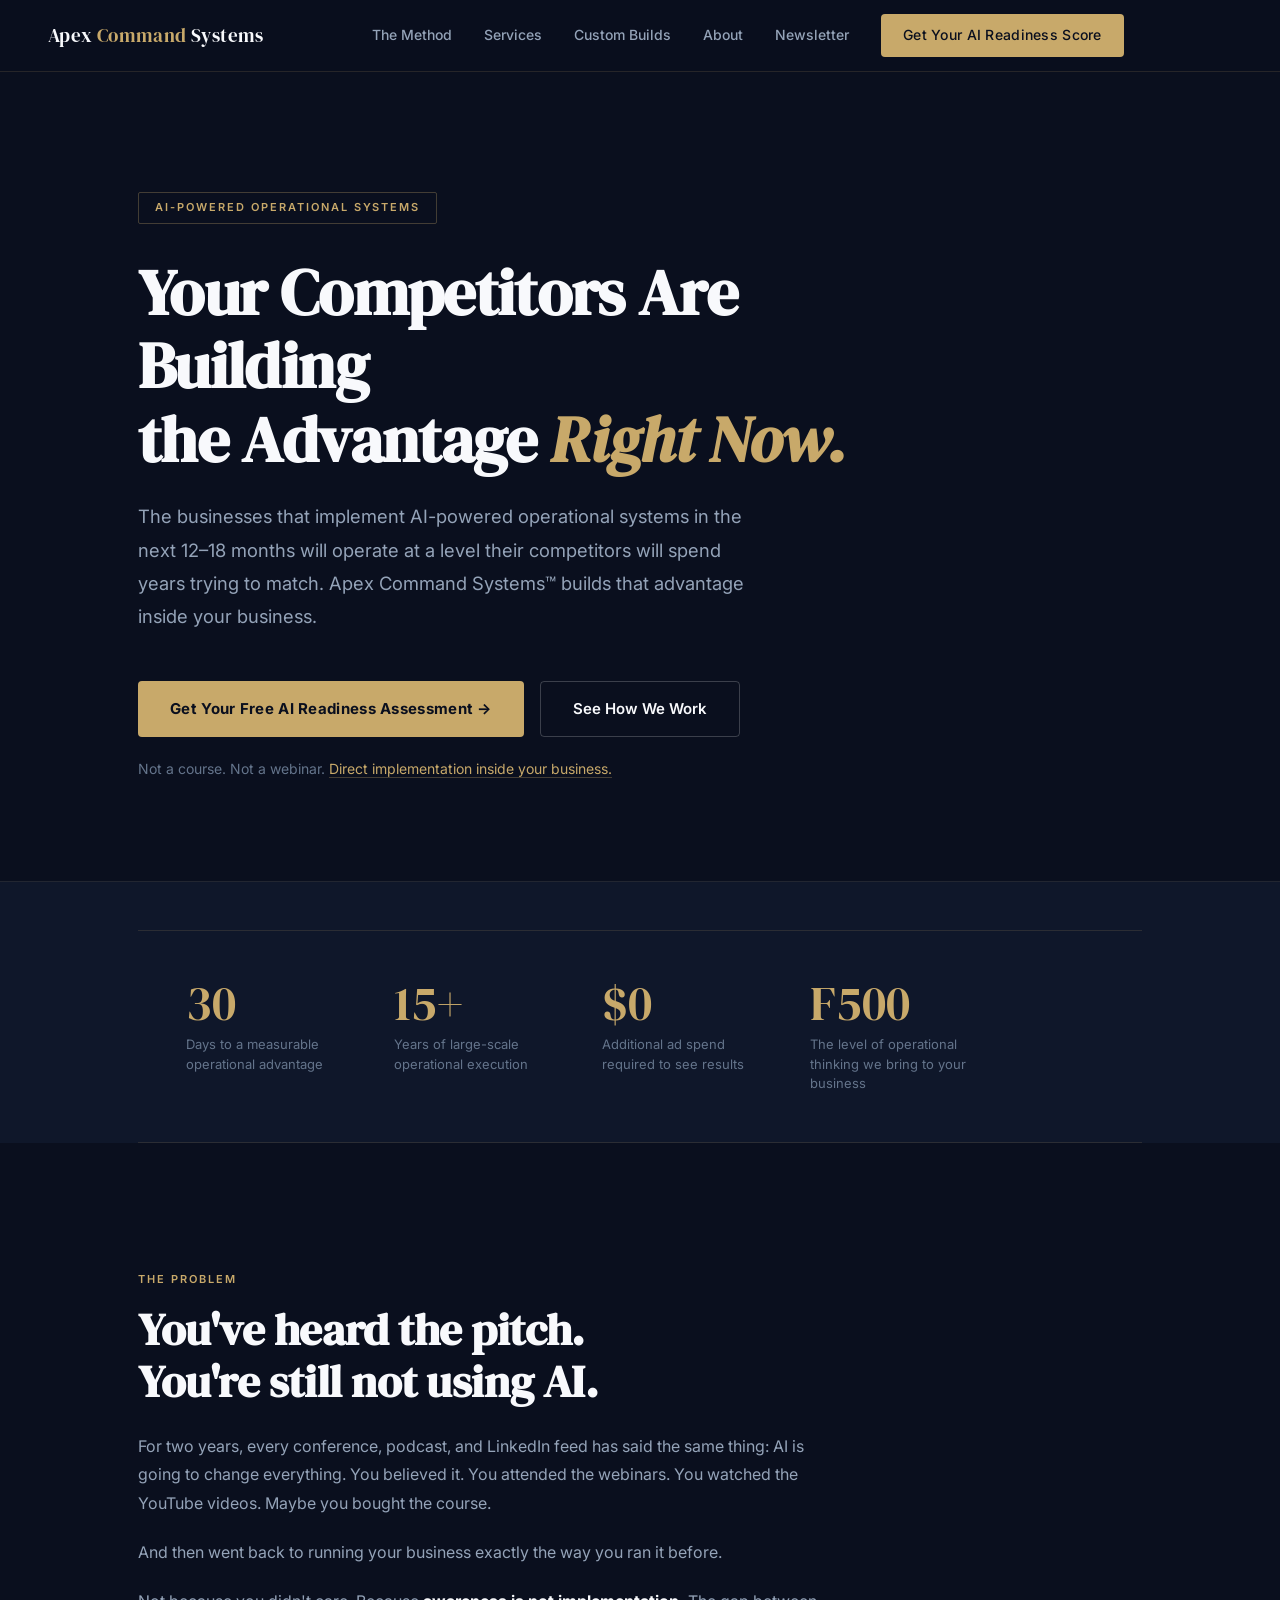
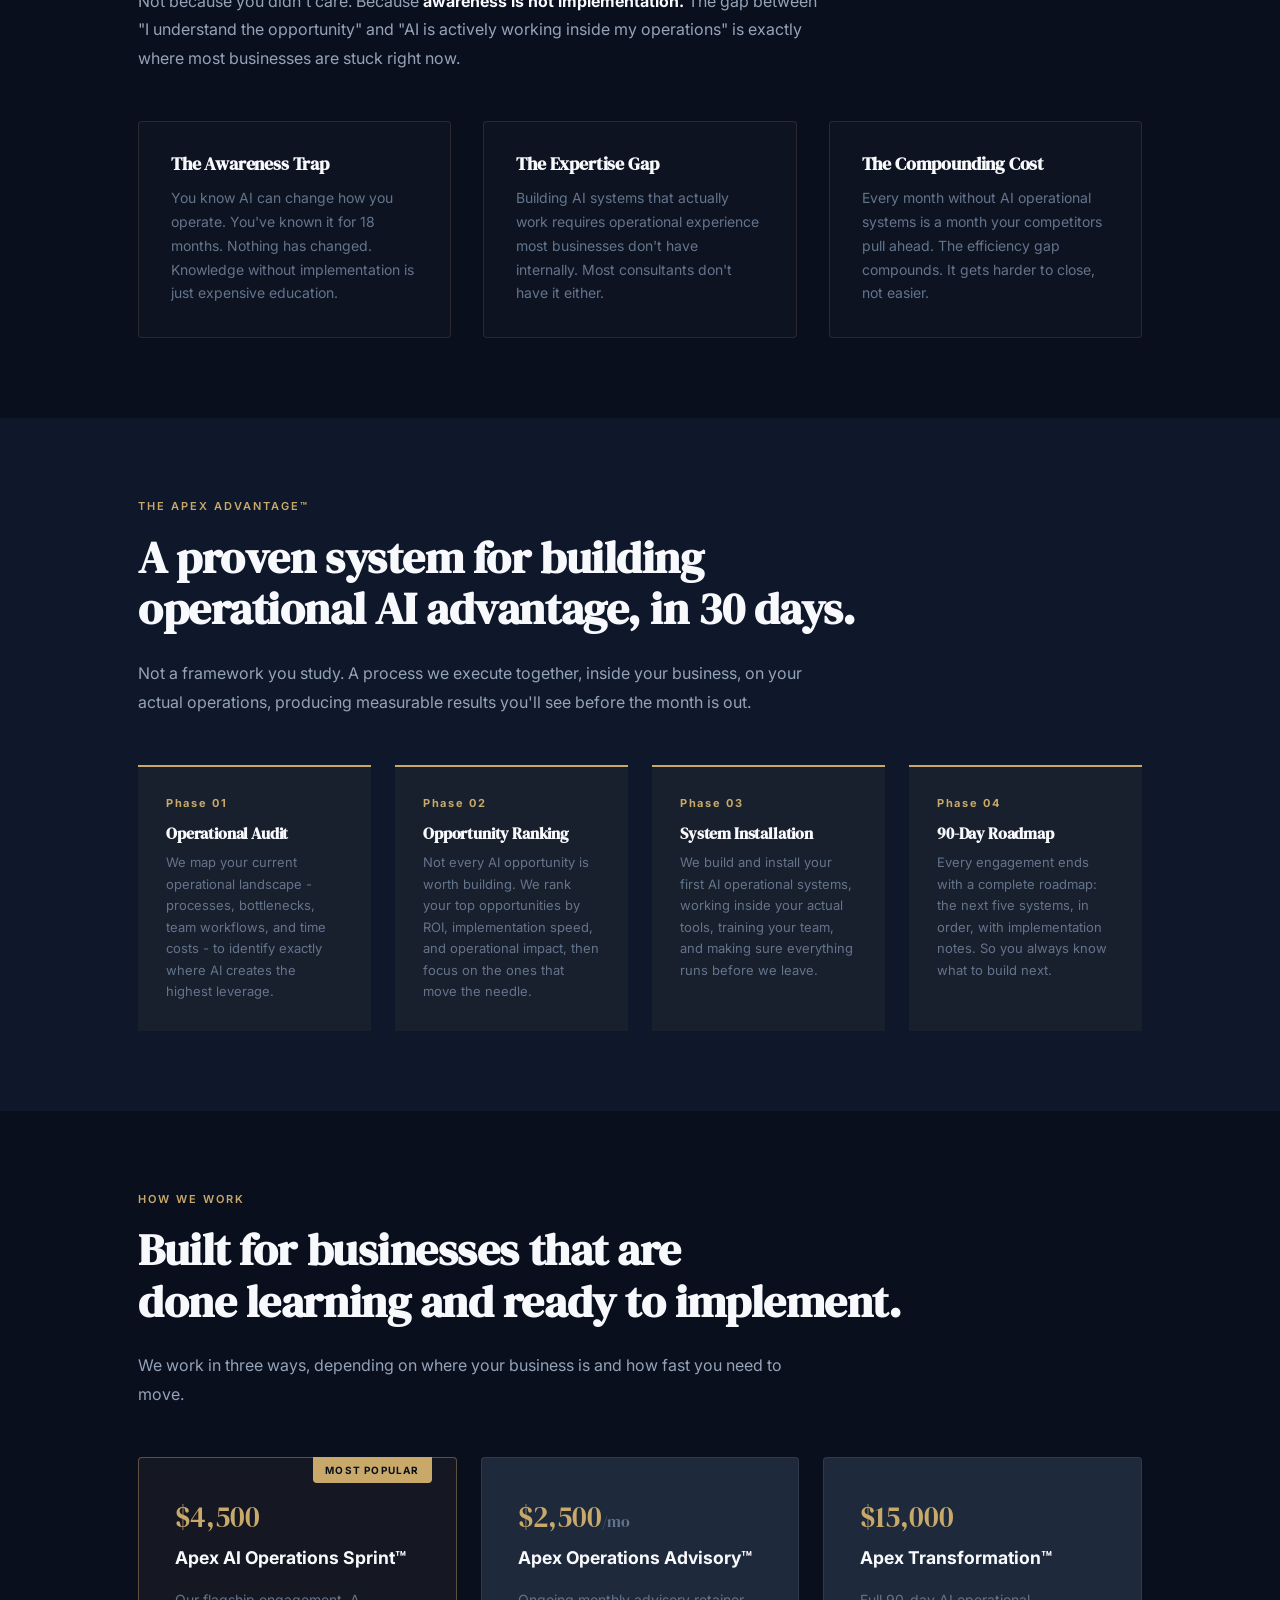
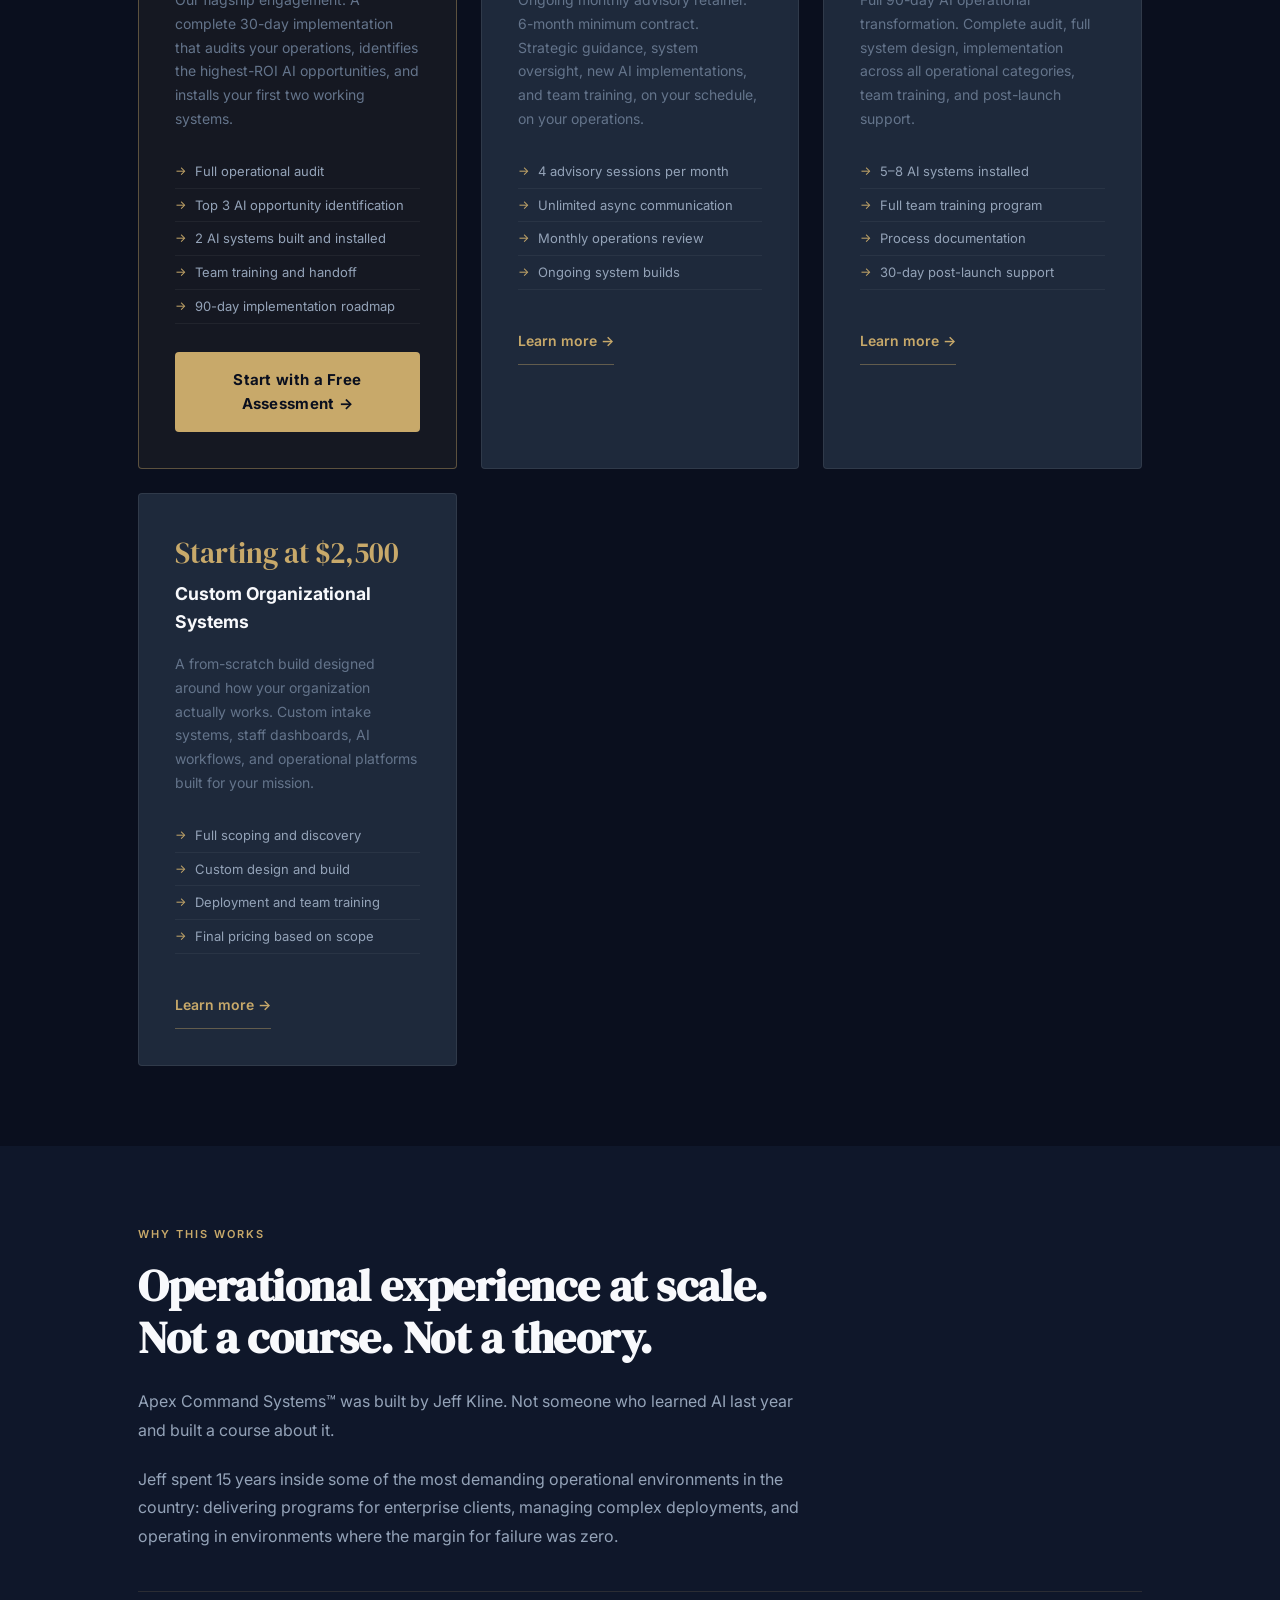
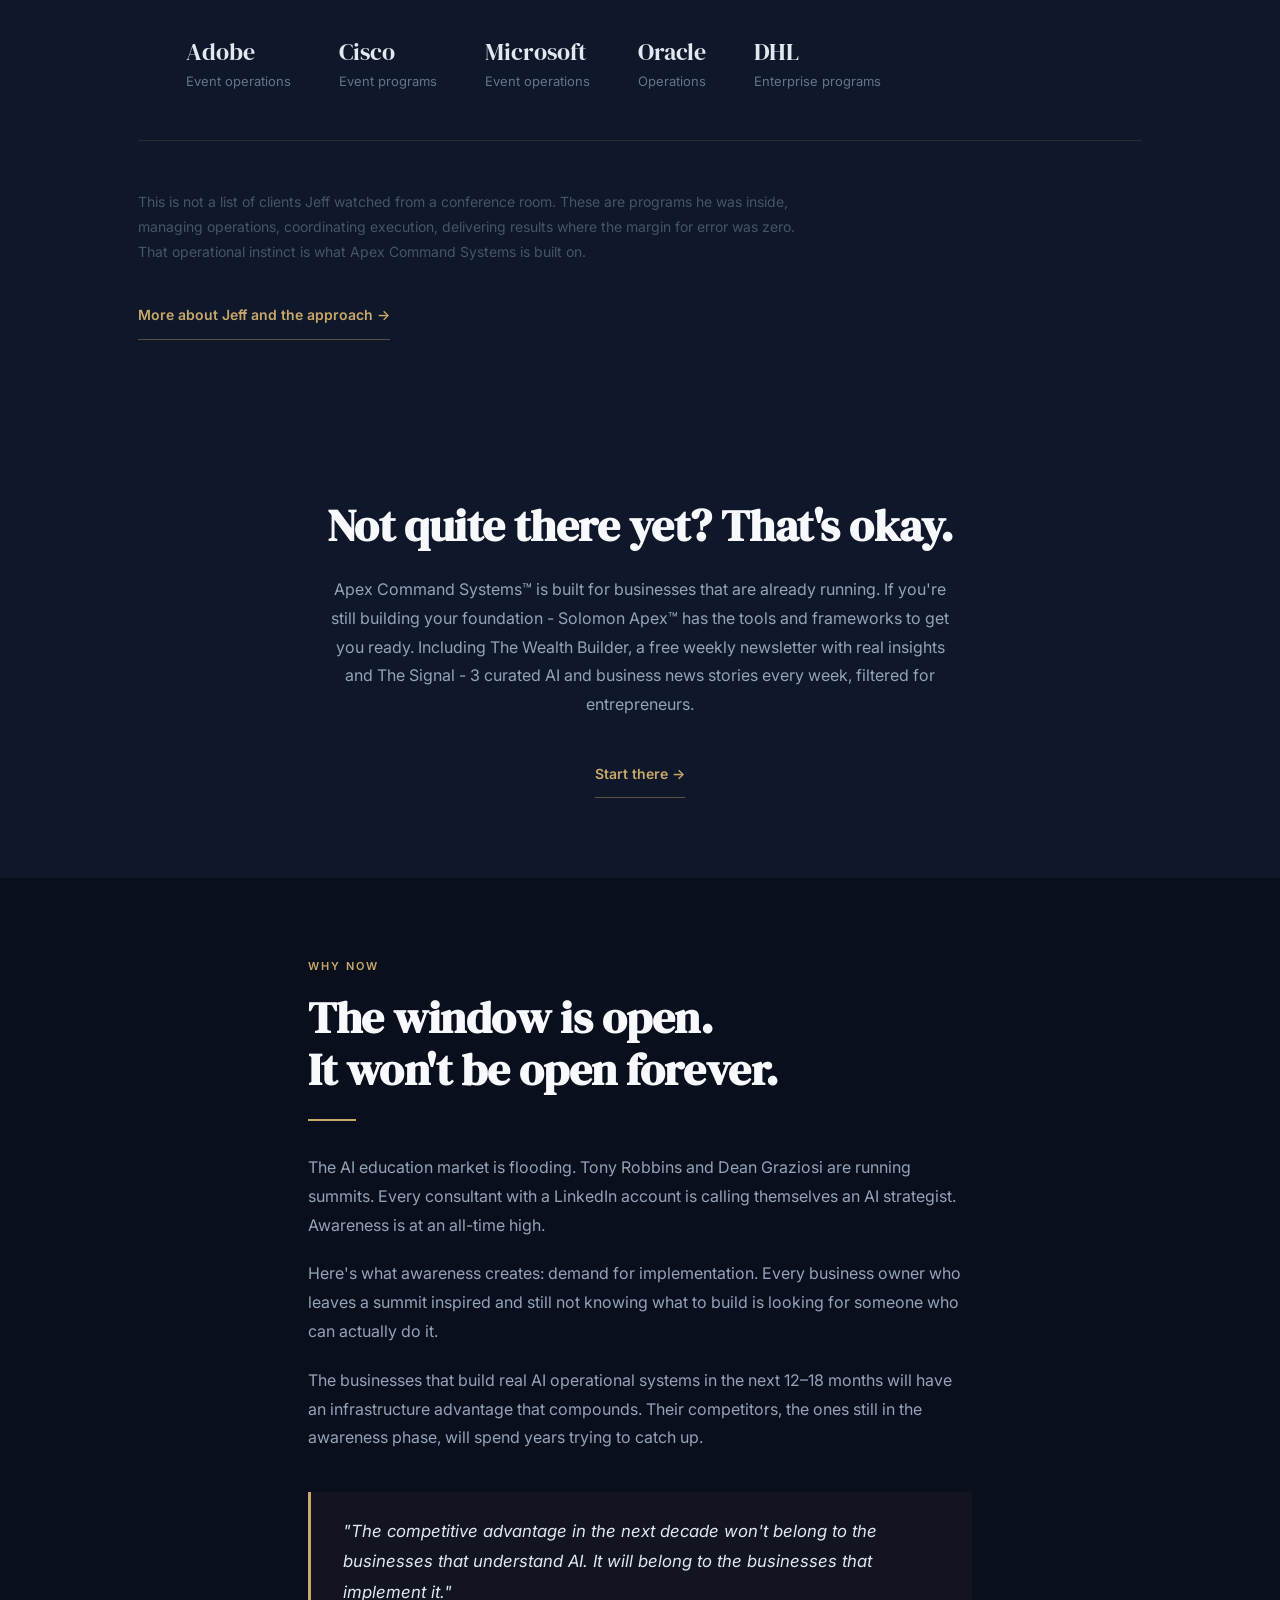
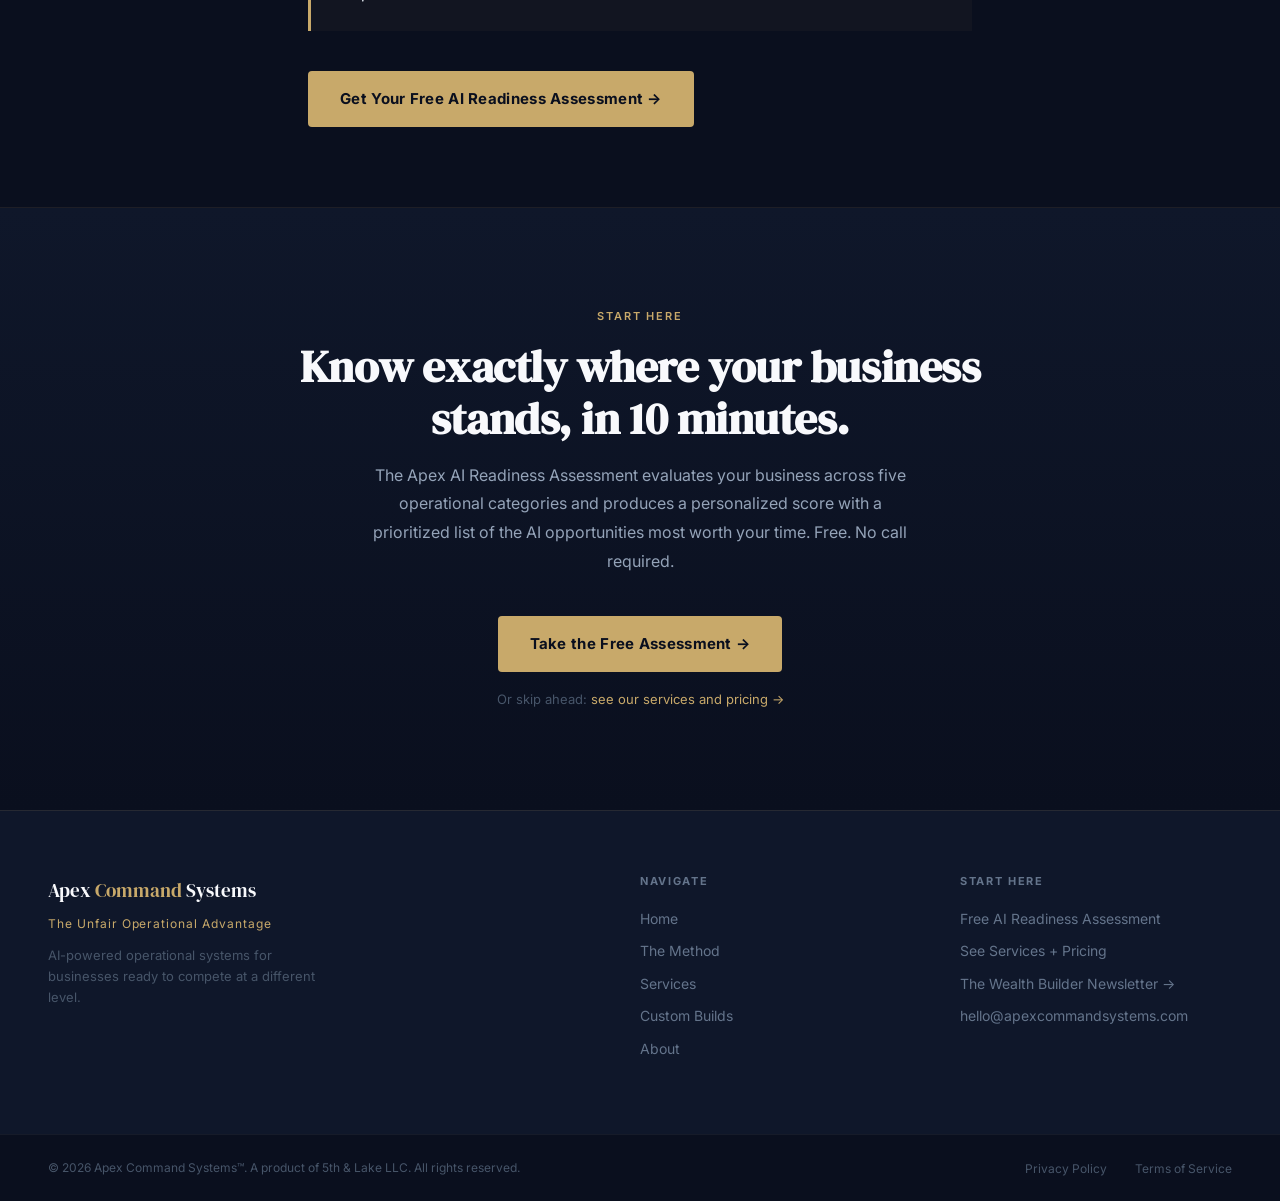
<file: index.html>
<!DOCTYPE html>
<html lang="en">
<head>
  <meta name='impact-site-verification' value='28b8f357-8b2f-4703-bd1a-23e480255e2c'>
  <meta charset="UTF-8">
  <meta name="viewport" content="width=device-width, initial-scale=1.0">
  <title>Apex Command Systems&trade;: The Unfair Operational Advantage</title>
  <meta name="description" content="We help businesses gain an unfair operational advantage through AI-powered systems, strategic implementation, and operational excellence. Not a course. Implementation.">
  <link rel="preconnect" href="https://fonts.googleapis.com">
  <link rel="preconnect" href="https://fonts.gstatic.com" crossorigin>
  <link href="https://fonts.googleapis.com/css2?family=DM+Serif+Display:ital@0;1&family=Inter:wght@300;400;500;600;700&display=swap" rel="stylesheet">
  <link rel="icon" type="image/png" href="/favicon.png" sizes="any">
  <link rel="apple-touch-icon" href="/favicon.png">
  <link rel="stylesheet" href="/style.css">
</head>
<body>

  <!-- NAV -->
  <nav>
    <div>
      <a href="/" class="nav-logo">Apex <span>Command</span> Systems</a>
    </div>
    <div class="nav-links" id="navLinks">
      <a href="#methodology">The Method</a>
      <a href="/services.html">Services</a>
      <a href="/custom-build.html">Custom Builds</a>
      <a href="/about.html">About</a>
      <a href="https://solomonapex.com/wealth-builder.html" target="_blank">Newsletter</a>
      <a href="/assessment.html" class="nav-cta">Get Your AI Readiness Score</a>
    </div>
    <div class="hamburger" id="hamburger" onclick="toggleNav()">
      <span></span><span></span><span></span>
    </div>
  </nav>

  <!-- HERO -->
  <div class="hero">
    <span class="hero-eyebrow">AI-Powered Operational Systems</span>
    <h1>Your Competitors Are Building<br>the Advantage <em>Right Now.</em></h1>
    <p class="hero-sub">The businesses that implement AI-powered operational systems in the next 12–18 months will operate at a level their competitors will spend years trying to match. Apex Command Systems&trade; builds that advantage inside your business.</p>
    <div class="hero-actions">
      <a href="/assessment.html" class="btn-primary">Get Your Free AI Readiness Assessment →</a>
      <a href="/services.html" class="btn-secondary">See How We Work</a>
    </div>
    <p class="hero-secondary">Not a course. Not a webinar. <a href="/services.html">Direct implementation inside your business.</a></p>
  </div>

  <!-- STATS -->
  <div style="background: var(--bg-2); border-top: 1px solid rgba(200,169,106,0.1);">
    <div class="section" style="padding-top: 0; padding-bottom: 0;">
      <div class="stats-row">
        <div class="stat">
          <div class="stat-num">30</div>
          <div class="stat-label">Days to a measurable operational advantage</div>
        </div>
        <div class="stat">
          <div class="stat-num">15+</div>
          <div class="stat-label">Years of large-scale operational execution</div>
        </div>
        <div class="stat">
          <div class="stat-num">$0</div>
          <div class="stat-label">Additional ad spend required to see results</div>
        </div>
        <div class="stat">
          <div class="stat-num">F500</div>
          <div class="stat-label">The level of operational thinking we bring to your business</div>
        </div>
      </div>
    </div>
  </div>

  <!-- THE PROBLEM -->
  <div class="section">
    <span class="section-label">The Problem</span>
    <h2 class="section-heading">You've heard the pitch.<br>You're still not using AI.</h2>
    <p class="section-body">For two years, every conference, podcast, and LinkedIn feed has said the same thing: AI is going to change everything. You believed it. You attended the webinars. You watched the YouTube videos. Maybe you bought the course.</p>
    <p class="section-body">And then went back to running your business exactly the way you ran it before.</p>
    <p class="section-body">Not because you didn't care. Because <strong style="color: var(--white);">awareness is not implementation.</strong> The gap between "I understand the opportunity" and "AI is actively working inside my operations" is exactly where most businesses are stuck right now.</p>
    <div class="problem-grid">
      <div class="problem-card">
        <h3>The Awareness Trap</h3>
        <p>You know AI can change how you operate. You've known it for 18 months. Nothing has changed. Knowledge without implementation is just expensive education.</p>
      </div>
      <div class="problem-card">
        <h3>The Expertise Gap</h3>
        <p>Building AI systems that actually work requires operational experience most businesses don't have internally. Most consultants don't have it either.</p>
      </div>
      <div class="problem-card">
        <h3>The Compounding Cost</h3>
        <p>Every month without AI operational systems is a month your competitors pull ahead. The efficiency gap compounds. It gets harder to close, not easier.</p>
      </div>
    </div>
  </div>

  <!-- THE METHODOLOGY -->
  <div class="dark-section" id="methodology">
    <div class="section">
      <span class="section-label">The Apex Advantage&trade;</span>
      <h2 class="section-heading">A proven system for building<br>operational AI advantage, in 30 days.</h2>
      <p class="section-body" style="margin-bottom: 48px;">Not a framework you study. A process we execute together, inside your business, on your actual operations, producing measurable results you'll see before the month is out.</p>
      <div class="method-grid">
        <div class="method-card">
          <div class="method-num">Phase 01</div>
          <h3>Operational Audit</h3>
          <p>We map your current operational landscape - processes, bottlenecks, team workflows, and time costs - to identify exactly where AI creates the highest leverage.</p>
        </div>
        <div class="method-card">
          <div class="method-num">Phase 02</div>
          <h3>Opportunity Ranking</h3>
          <p>Not every AI opportunity is worth building. We rank your top opportunities by ROI, implementation speed, and operational impact, then focus on the ones that move the needle.</p>
        </div>
        <div class="method-card">
          <div class="method-num">Phase 03</div>
          <h3>System Installation</h3>
          <p>We build and install your first AI operational systems, working inside your actual tools, training your team, and making sure everything runs before we leave.</p>
        </div>
        <div class="method-card">
          <div class="method-num">Phase 04</div>
          <h3>90-Day Roadmap</h3>
          <p>Every engagement ends with a complete roadmap: the next five systems, in order, with implementation notes. So you always know what to build next.</p>
        </div>
      </div>
    </div>
  </div>

  <!-- SERVICES PREVIEW -->
  <div class="section">
    <span class="section-label">How We Work</span>
    <h2 class="section-heading">Built for businesses that are<br>done learning and ready to implement.</h2>
    <p class="section-body" style="margin-bottom: 48px;">We work in three ways, depending on where your business is and how fast you need to move.</p>
    <div class="services-grid">
      <div class="service-card featured">
        <div class="service-badge">Most Popular</div>
        <div class="service-price">$4,500</div>
        <div class="service-name">Apex AI Operations Sprint&trade;</div>
        <div class="service-desc">Our flagship engagement. A complete 30-day implementation that audits your operations, identifies the highest-ROI AI opportunities, and installs your first two working systems.</div>
        <ul class="service-includes">
          <li>Full operational audit</li>
          <li>Top 3 AI opportunity identification</li>
          <li>2 AI systems built and installed</li>
          <li>Team training and handoff</li>
          <li>90-day implementation roadmap</li>
        </ul>
        <a href="/assessment.html" class="btn-primary" style="width: 100%; text-align: center; display: block;">Start with a Free Assessment →</a>
      </div>
      <div class="service-card">
        <div class="service-price">$2,500<span style="font-size:1rem; color: var(--gray-3)">/mo</span></div>
        <div class="service-name">Apex Operations Advisory™</div>
        <div class="service-desc">Ongoing monthly advisory retainer. 6-month minimum contract. Strategic guidance, system oversight, new AI implementations, and team training, on your schedule, on your operations.</div>
        <ul class="service-includes">
          <li>4 advisory sessions per month</li>
          <li>Unlimited async communication</li>
          <li>Monthly operations review</li>
          <li>Ongoing system builds</li>
        </ul>
        <a href="services.html#advisory" class="btn-ghost">Learn more →</a>
      </div>
      <div class="service-card">
        <div class="service-price">$15,000</div>
        <div class="service-name">Apex Transformation™</div>
        <div class="service-desc">Full 90-day AI operational transformation. Complete audit, full system design, implementation across all operational categories, team training, and post-launch support.</div>
        <ul class="service-includes">
          <li>5–8 AI systems installed</li>
          <li>Full team training program</li>
          <li>Process documentation</li>
          <li>30-day post-launch support</li>
        </ul>
        <a href="services.html#transformation" class="btn-ghost">Learn more →</a>
      </div>

      <div class="service-card">
        <div class="service-price">Starting at $2,500</div>
        <div class="service-name">Custom Organizational Systems</div>
        <div class="service-desc">A from-scratch build designed around how your organization actually works. Custom intake systems, staff dashboards, AI workflows, and operational platforms built for your mission.</div>
        <ul class="service-includes">
          <li>Full scoping and discovery</li>
          <li>Custom design and build</li>
          <li>Deployment and team training</li>
          <li>Final pricing based on scope</li>
        </ul>
        <a href="/custom-build.html" class="btn-ghost">Learn more →</a>
      </div>
    </div>
  </div>

  <!-- CREDIBILITY -->
  <div class="dark-section">
    <div class="section">
      <span class="section-label">Why This Works</span>
      <h2 class="section-heading">Operational experience at scale.<br>Not a course. Not a theory.</h2>
      <p class="section-body">Apex Command Systems&trade; was built by Jeff Kline. Not someone who learned AI last year and built a course about it.</p>
      <p class="section-body">Jeff spent 15 years inside some of the most demanding operational environments in the country: delivering programs for enterprise clients, managing complex deployments, and operating in environments where the margin for failure was zero.</p>
      <div class="stats-row" style="margin-top: 40px;">
        <div class="stat">
          <div class="stat-num" style="font-size: 1.5rem; color: var(--gray-1);">Adobe</div>
          <div class="stat-label">Event operations</div>
        </div>
        <div class="stat">
          <div class="stat-num" style="font-size: 1.5rem; color: var(--gray-1);">Cisco</div>
          <div class="stat-label">Event programs</div>
        </div>
        <div class="stat">
          <div class="stat-num" style="font-size: 1.5rem; color: var(--gray-1);">Microsoft</div>
          <div class="stat-label">Event operations</div>
        </div>
        <div class="stat">
          <div class="stat-num" style="font-size: 1.5rem; color: var(--gray-1);">Oracle</div>
          <div class="stat-label">Operations</div>
        </div>
        <div class="stat">
          <div class="stat-num" style="font-size: 1.5rem; color: var(--gray-1);">DHL</div>
          <div class="stat-label">Enterprise programs</div>
        </div>
      </div>
      <p class="section-body" style="margin-top: 40px; font-size: 14px; color: var(--gray-4);">This is not a list of clients Jeff watched from a conference room. These are programs he was inside, managing operations, coordinating execution, delivering results where the margin for error was zero. That operational instinct is what Apex Command Systems is built on.</p>
      <a href="/about.html" class="btn-ghost" style="margin-top: 8px;">More about Jeff and the approach →</a>
    </div>
  </div>

  <!-- CROSS-SITE CALLOUT: SOLOMON APEX -->
  <div class="dark-section">
    <div class="section" style="text-align: center;">
      <h2 class="section-heading">Not quite there yet? That's okay.</h2>
      <p class="section-body" style="max-width: 640px; margin: 0 auto 32px;">Apex Command Systems&trade; is built for businesses that are already running. If you're still building your foundation - Solomon Apex&trade; has the tools and frameworks to get you ready. Including The Wealth Builder, a free weekly newsletter with real insights and The Signal - 3 curated AI and business news stories every week, filtered for entrepreneurs.</p>
      <a href="https://solomonapex.com" class="btn-ghost">Start there &#8594;</a>
    </div>
  </div>

  <!-- THE URGENCY -->
  <div class="section-sm" style="padding: 80px 48px;">
    <span class="section-label">Why Now</span>
    <h2 class="section-heading" style="margin-bottom: 24px;">The window is open.<br>It won't be open forever.</h2>
    <div class="divider"></div>
    <p class="section-body">The AI education market is flooding. Tony Robbins and Dean Graziosi are running summits. Every consultant with a LinkedIn account is calling themselves an AI strategist. Awareness is at an all-time high.</p>
    <p class="section-body">Here's what awareness creates: demand for implementation. Every business owner who leaves a summit inspired and still not knowing what to build is looking for someone who can actually do it.</p>
    <p class="section-body">The businesses that build real AI operational systems in the next 12–18 months will have an infrastructure advantage that compounds. Their competitors, the ones still in the awareness phase, will spend years trying to catch up.</p>
    <div class="pull-quote">
      <p>"The competitive advantage in the next decade won't belong to the businesses that understand AI. It will belong to the businesses that implement it."</p>
    </div>
    <a href="/assessment.html" class="btn-primary">Get Your Free AI Readiness Assessment →</a>
  </div>

  <!-- ASSESSMENT CTA -->
  <div class="cta-section">
    <span class="section-label" style="display: block; margin-bottom: 16px;">Start Here</span>
    <h2 class="section-heading">Know exactly where your business<br>stands, in 10 minutes.</h2>
    <p class="section-body">The Apex AI Readiness Assessment evaluates your business across five operational categories and produces a personalized score with a prioritized list of the AI opportunities most worth your time. Free. No call required.</p>
    <a href="/assessment.html" class="btn-primary">Take the Free Assessment →</a>
    <p class="form-note" style="margin-top: 16px;">Or skip ahead: <a href="/services.html" style="color: var(--gold);">see our services and pricing →</a></p>
  </div>

  <!-- FOOTER -->
  <footer>
    <div class="footer-brand">
      <div class="logo">Apex <span>Command</span> Systems</div>
      <div class="tagline">The Unfair Operational Advantage</div>
      <div class="desc">AI-powered operational systems for businesses ready to compete at a different level.</div>
    </div>
    <div class="footer-col">
      <h4>Navigate</h4>
      <a href="/">Home</a>
      <a href="#methodology">The Method</a>
      <a href="/services.html">Services</a>
      <a href="/custom-build.html">Custom Builds</a>
      <a href="/about.html">About</a>
    </div>
    <div class="footer-col">
      <h4>Start Here</h4>
      <a href="/assessment.html">Free AI Readiness Assessment</a>
      <a href="/services.html">See Services + Pricing</a>
      <a href="https://solomonapex.com/wealth-builder.html" target="_blank">The Wealth Builder Newsletter →</a>
      <a href="mailto:hello@apexcommandsystems.com">hello@apexcommandsystems.com</a>
    </div>
  </footer>
  <div class="footer-bottom">
    <p>© 2026 Apex Command Systems&trade;. A product of 5th &amp; Lake LLC. All rights reserved.</p>
    <div>
      <a href="/privacy.html">Privacy Policy</a>
      <a href="/terms.html">Terms of Service</a>
    </div>
  </div>

  <script>
    function toggleNav() {
      document.getElementById('navLinks').classList.toggle('open');
    }
  </script>

</body>
</html>
</file>
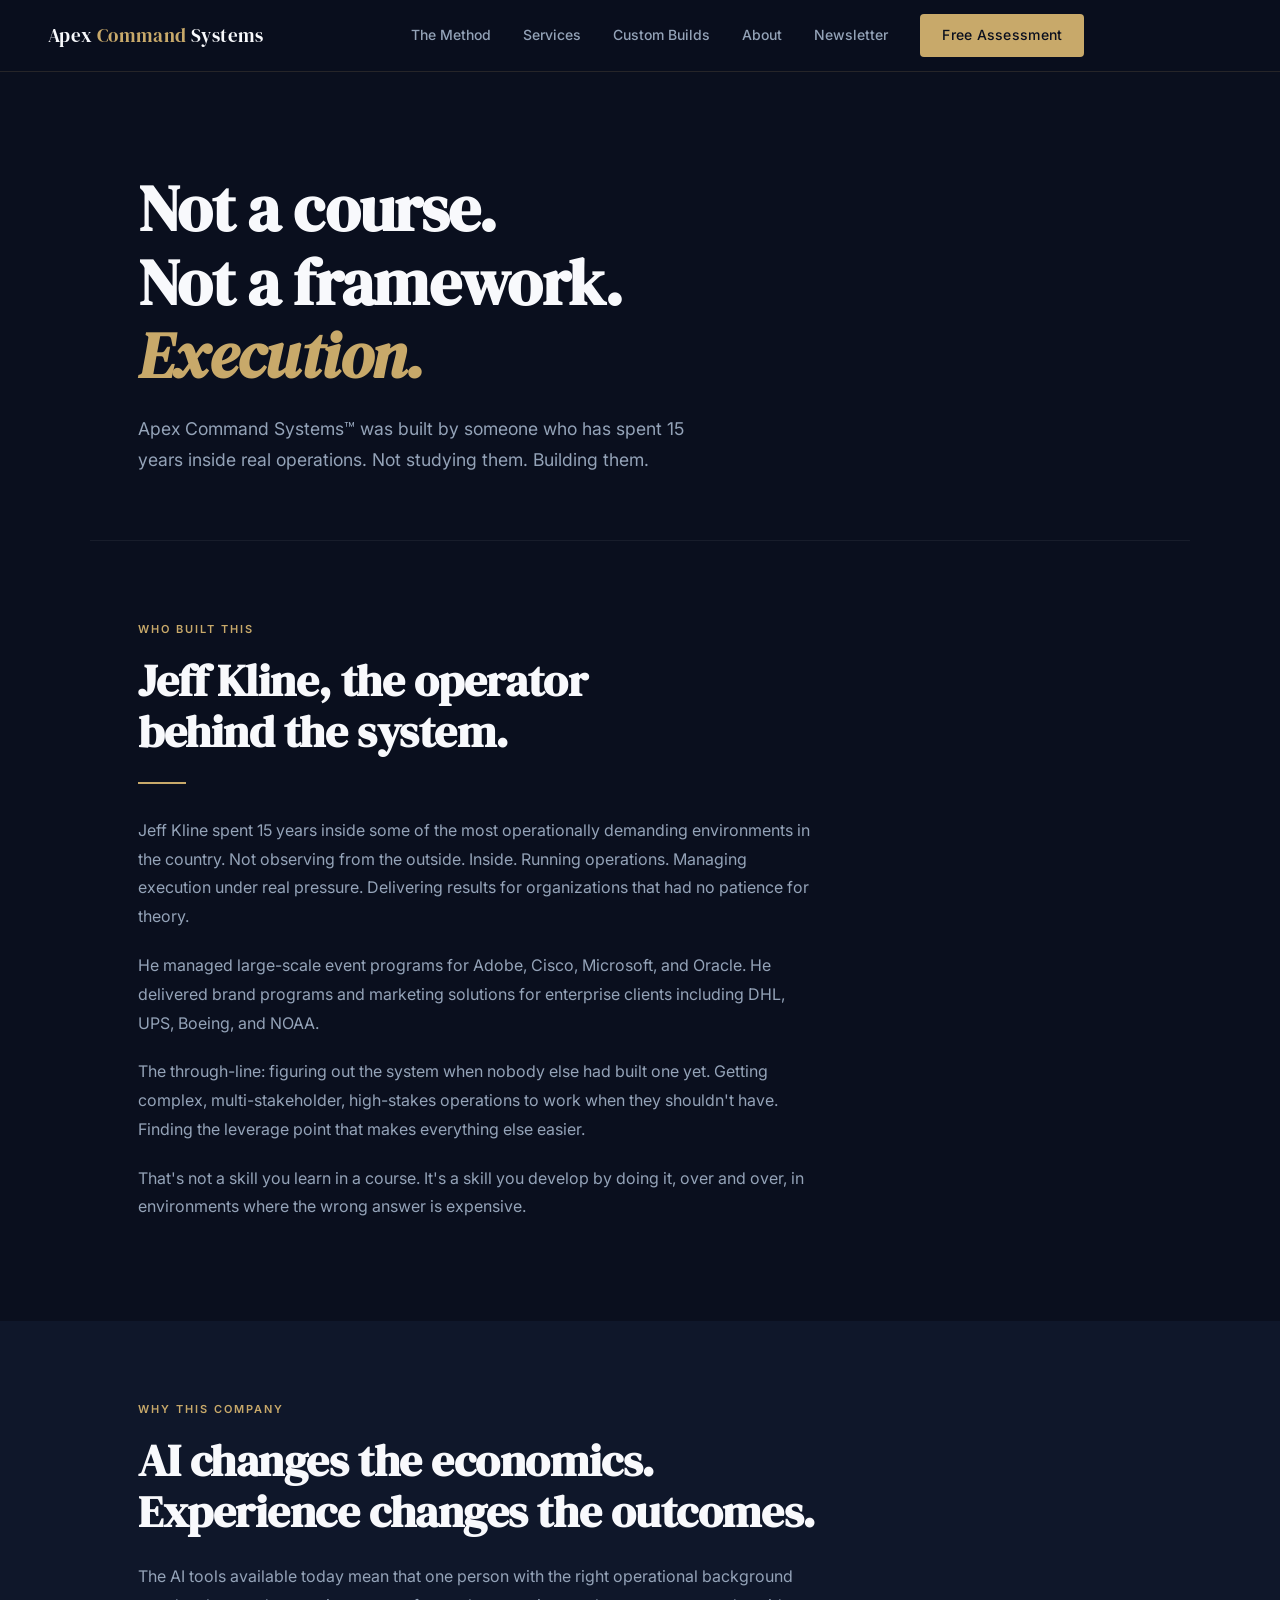
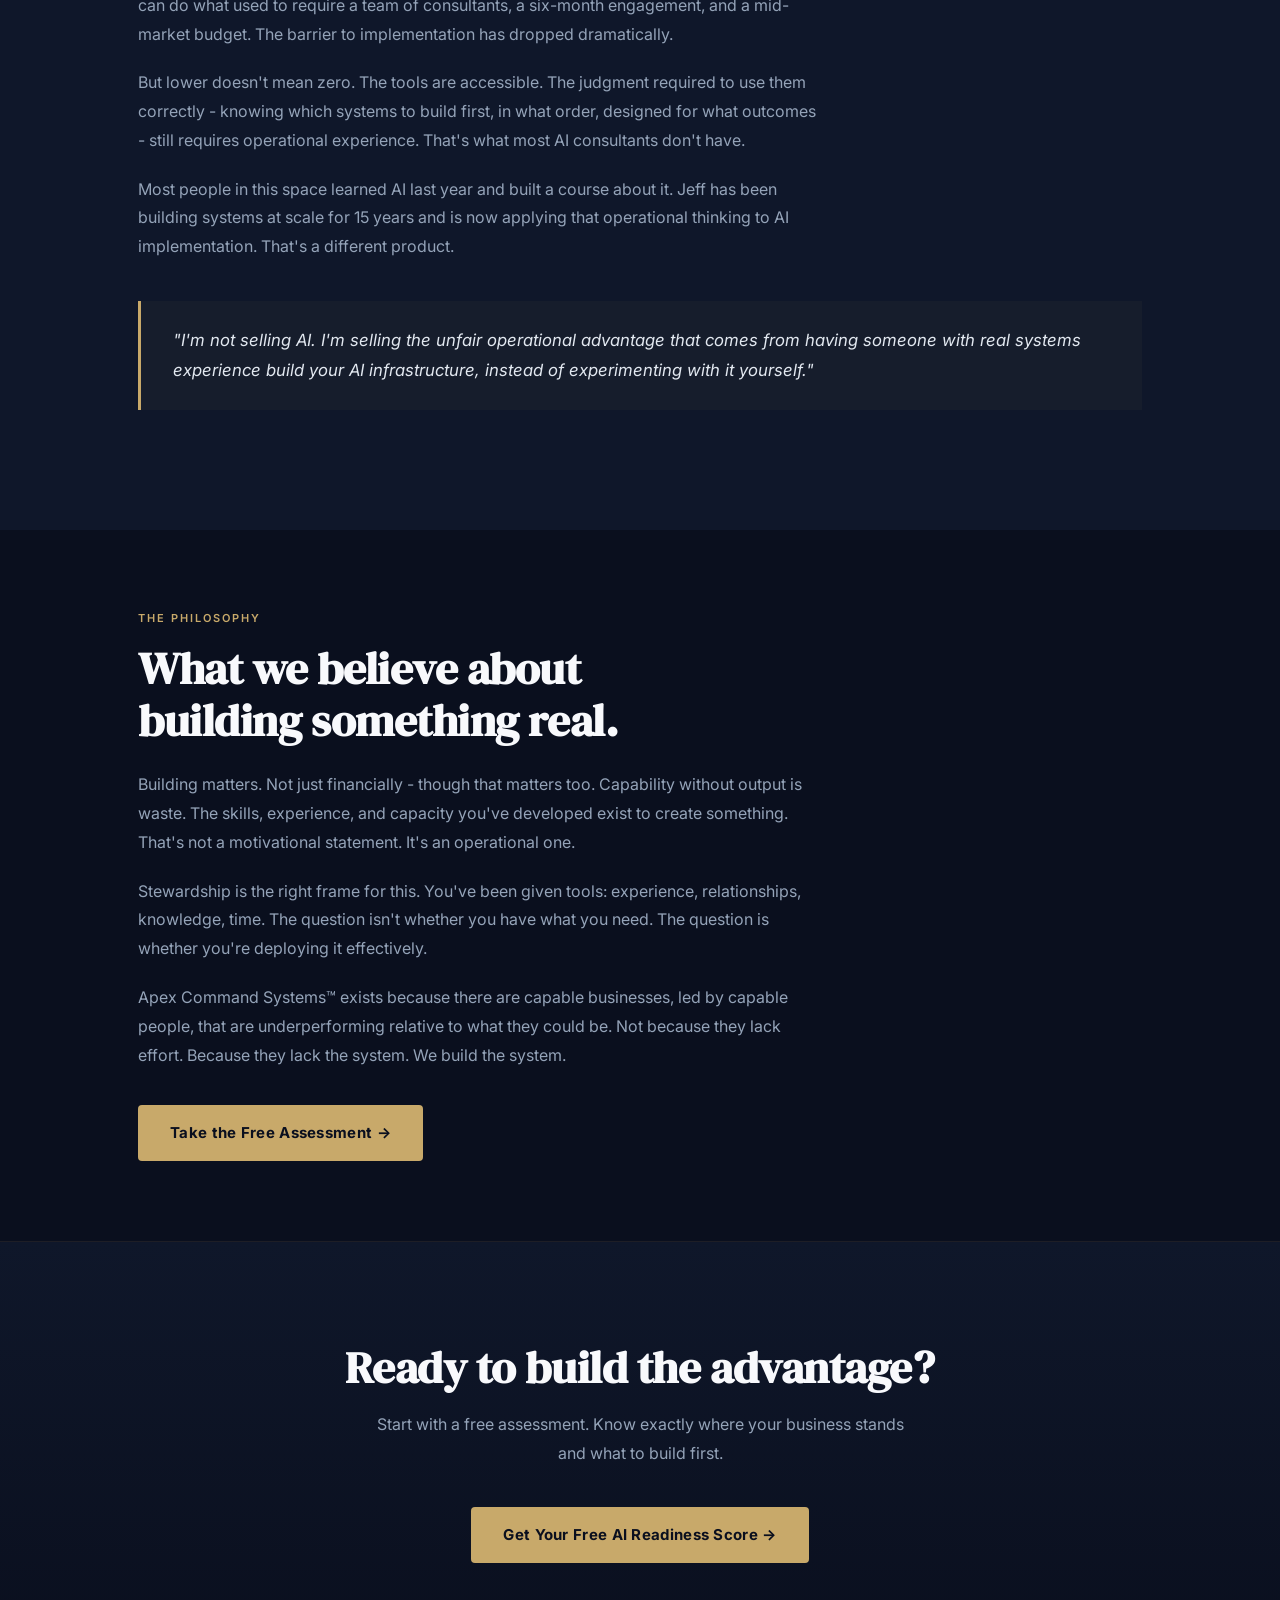
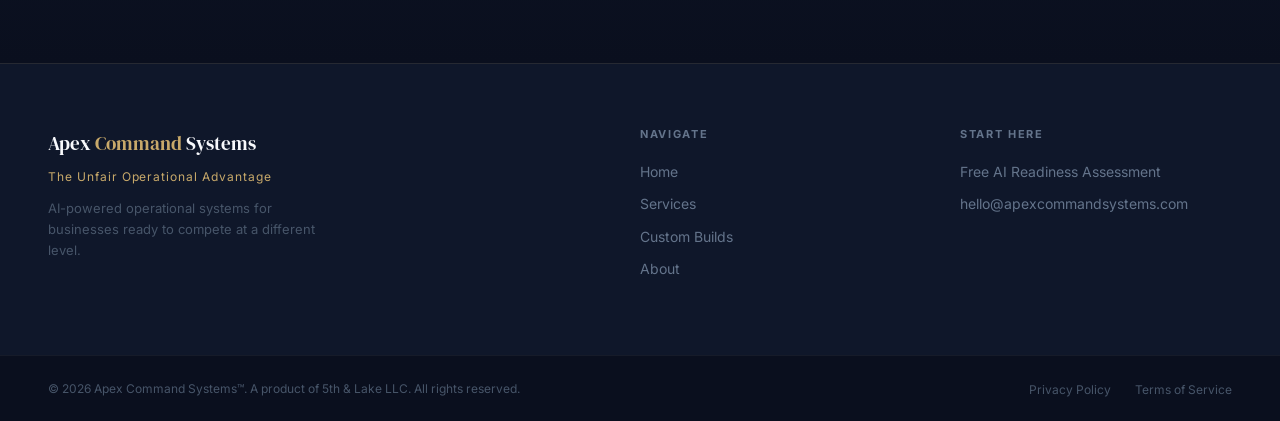
<file: about.html>
<!DOCTYPE html>
<html lang="en">
<head>
  <meta charset="UTF-8">
  <meta name="viewport" content="width=device-width, initial-scale=1.0">
  <title>About | Apex Command Systems&trade;</title>
  <meta name="description" content="Apex Command Systems&trade; was built by Jeff Kline: 15 years of large-scale operational execution applied to AI implementation for businesses that are done waiting.">
  <link rel="preconnect" href="https://fonts.googleapis.com">
  <link rel="preconnect" href="https://fonts.gstatic.com" crossorigin>
  <link href="https://fonts.googleapis.com/css2?family=DM+Serif+Display:ital@0;1&family=Inter:wght@300;400;500;600;700&display=swap" rel="stylesheet">
  <link rel="icon" type="image/png" href="/favicon.png" sizes="any">
  <link rel="apple-touch-icon" href="/favicon.png">
  <link rel="stylesheet" href="/style.css">
</head>
<body>

  <nav>
    <div><a href="/" class="nav-logo">Apex <span>Command</span> Systems</a></div>
    <div class="nav-links" id="navLinks">
      <a href="/#methodology">The Method</a>
      <a href="/services.html">Services</a>
      <a href="/custom-build.html">Custom Builds</a>
      <a href="/about.html">About</a>
      <a href="https://solomonapex.com/wealth-builder.html" target="_blank">Newsletter</a>
      <a href="/assessment.html" class="nav-cta">Free Assessment</a>
    </div>
    <div class="hamburger" onclick="toggleNav()"><span></span><span></span><span></span></div>
  </nav>

  <div class="page-header">
    <h1>Not a course.<br>Not a framework.<br><em>Execution.</em></h1>
    <p>Apex Command Systems&trade; was built by someone who has spent 15 years inside real operations. Not studying them. Building them.</p>
  </div>

  <div class="section">
    <span class="section-label">Who Built This</span>
    <h2 class="section-heading">Jeff Kline, the operator<br>behind the system.</h2>
    <div class="divider"></div>
    <p class="section-body">Jeff Kline spent 15 years inside some of the most operationally demanding environments in the country. Not observing from the outside. Inside. Running operations. Managing execution under real pressure. Delivering results for organizations that had no patience for theory.</p>
    <p class="section-body">He managed large-scale event programs for Adobe, Cisco, Microsoft, and Oracle. He delivered brand programs and marketing solutions for enterprise clients including DHL, UPS, Boeing, and NOAA.</p>
    <p class="section-body">The through-line: figuring out the system when nobody else had built one yet. Getting complex, multi-stakeholder, high-stakes operations to work when they shouldn't have. Finding the leverage point that makes everything else easier.</p>
    <p class="section-body">That's not a skill you learn in a course. It's a skill you develop by doing it, over and over, in environments where the wrong answer is expensive.</p>
  </div>

  <div class="dark-section">
    <div class="section">
      <span class="section-label">Why This Company</span>
      <h2 class="section-heading">AI changes the economics.<br>Experience changes the outcomes.</h2>
      <p class="section-body">The AI tools available today mean that one person with the right operational background can do what used to require a team of consultants, a six-month engagement, and a mid-market budget. The barrier to implementation has dropped dramatically.</p>
      <p class="section-body">But lower doesn't mean zero. The tools are accessible. The judgment required to use them correctly - knowing which systems to build first, in what order, designed for what outcomes - still requires operational experience. That's what most AI consultants don't have.</p>
      <p class="section-body">Most people in this space learned AI last year and built a course about it. Jeff has been building systems at scale for 15 years and is now applying that operational thinking to AI implementation. That's a different product.</p>
      <div class="pull-quote">
        <p>"I'm not selling AI. I'm selling the unfair operational advantage that comes from having someone with real systems experience build your AI infrastructure, instead of experimenting with it yourself."</p>
      </div>
    </div>
  </div>

  <div class="section">
    <span class="section-label">The Philosophy</span>
    <h2 class="section-heading">What we believe about<br>building something real.</h2>
    <p class="section-body">Building matters. Not just financially - though that matters too. Capability without output is waste. The skills, experience, and capacity you've developed exist to create something. That's not a motivational statement. It's an operational one.</p>
    <p class="section-body">Stewardship is the right frame for this. You've been given tools: experience, relationships, knowledge, time. The question isn't whether you have what you need. The question is whether you're deploying it effectively.</p>
    <p class="section-body">Apex Command Systems&trade; exists because there are capable businesses, led by capable people, that are underperforming relative to what they could be. Not because they lack effort. Because they lack the system. We build the system.</p>
    <a href="/assessment.html" class="btn-primary" style="margin-top: 16px; display: inline-block;">Take the Free Assessment →</a>
  </div>

  <div class="cta-section">
    <h2 class="section-heading">Ready to build the advantage?</h2>
    <p class="section-body">Start with a free assessment. Know exactly where your business stands and what to build first.</p>
    <a href="/assessment.html" class="btn-primary">Get Your Free AI Readiness Score →</a>
  </div>

  <footer>
    <div class="footer-brand">
      <div class="logo">Apex <span>Command</span> Systems</div>
      <div class="tagline">The Unfair Operational Advantage</div>
      <div class="desc">AI-powered operational systems for businesses ready to compete at a different level.</div>
    </div>
    <div class="footer-col">
      <h4>Navigate</h4>
      <a href="/">Home</a>
      <a href="/services.html">Services</a>
      <a href="/custom-build.html">Custom Builds</a>
      <a href="/about.html">About</a>
    </div>
    <div class="footer-col">
      <h4>Start Here</h4>
      <a href="/assessment.html">Free AI Readiness Assessment</a>
      <a href="mailto:hello@apexcommandsystems.com">hello@apexcommandsystems.com</a>
    </div>
  </footer>
  <div class="footer-bottom">
    <p>© 2026 Apex Command Systems&trade;. A product of 5th &amp; Lake LLC. All rights reserved.</p>
    <div><a href="/privacy.html">Privacy Policy</a><a href="/terms.html">Terms of Service</a></div>
  </div>
  <script>function toggleNav(){document.getElementById('navLinks').classList.toggle('open');}</script>
</body>
</html>
</file>
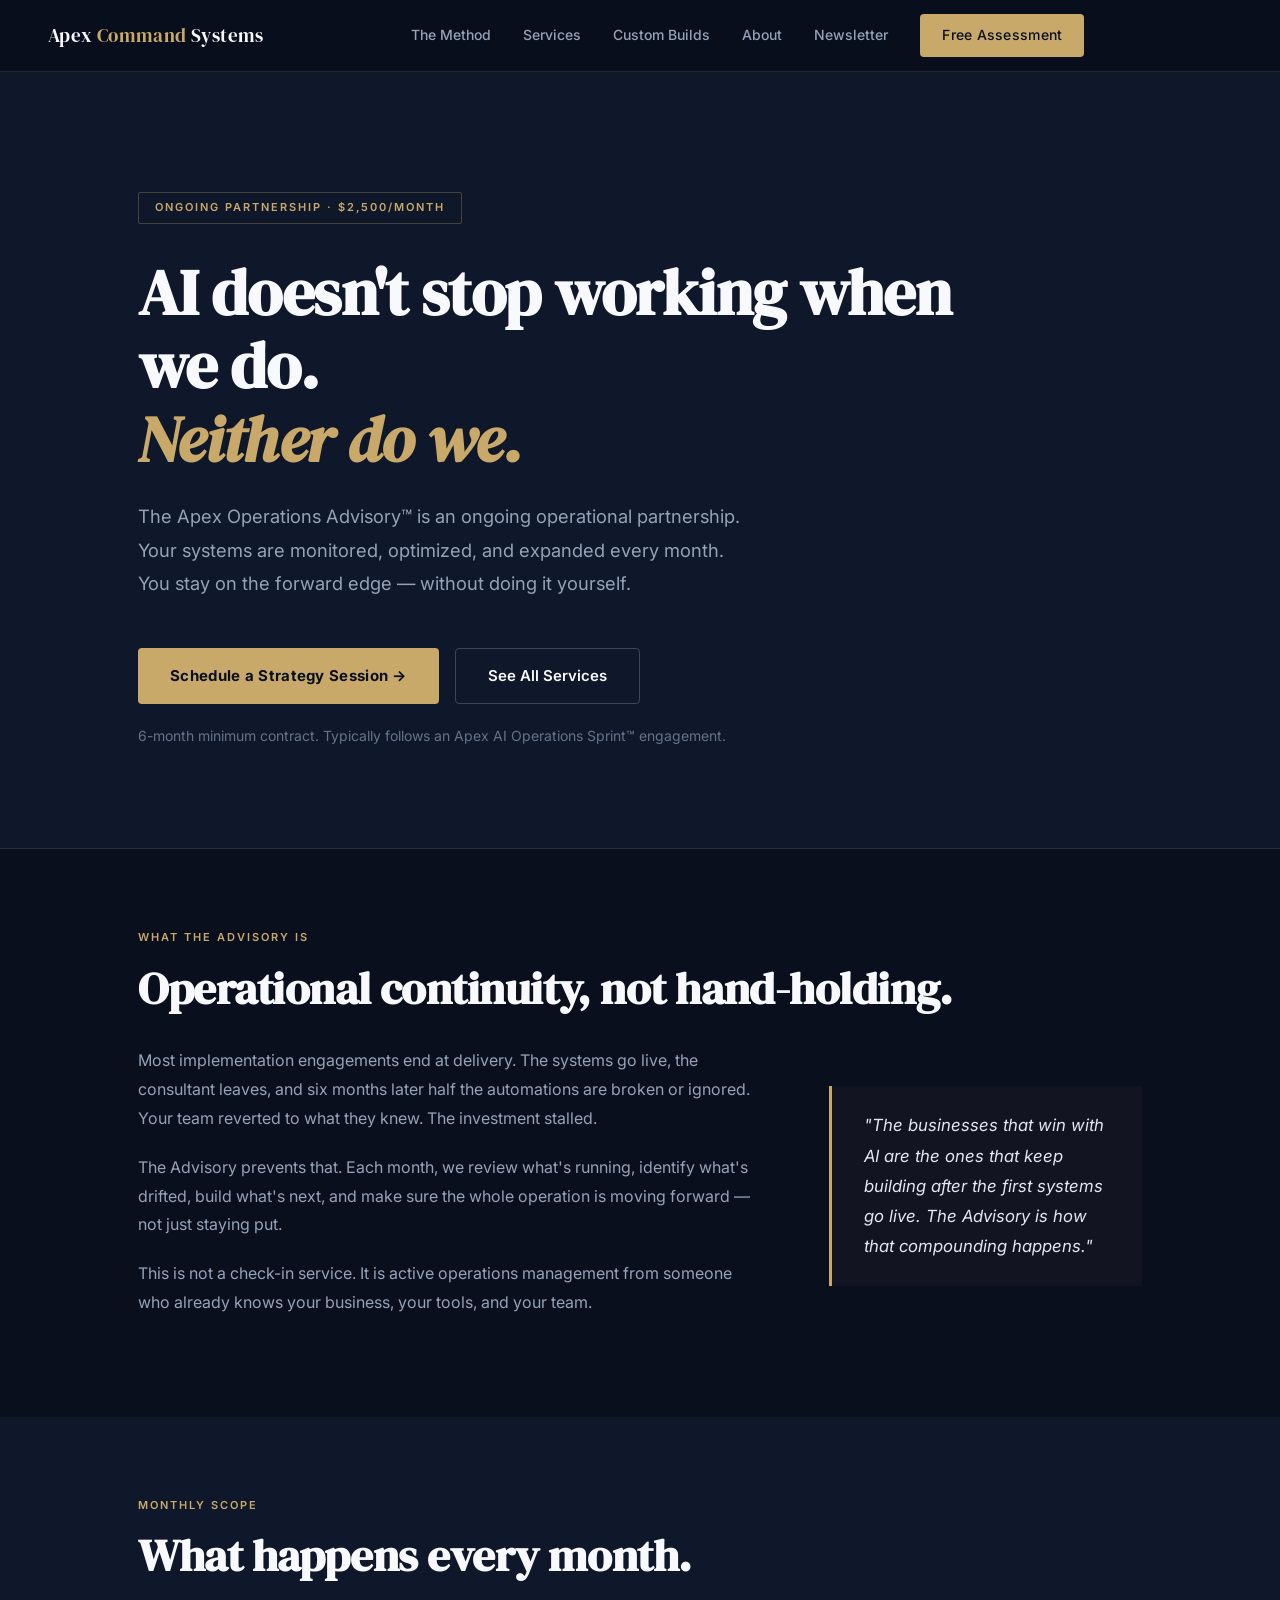
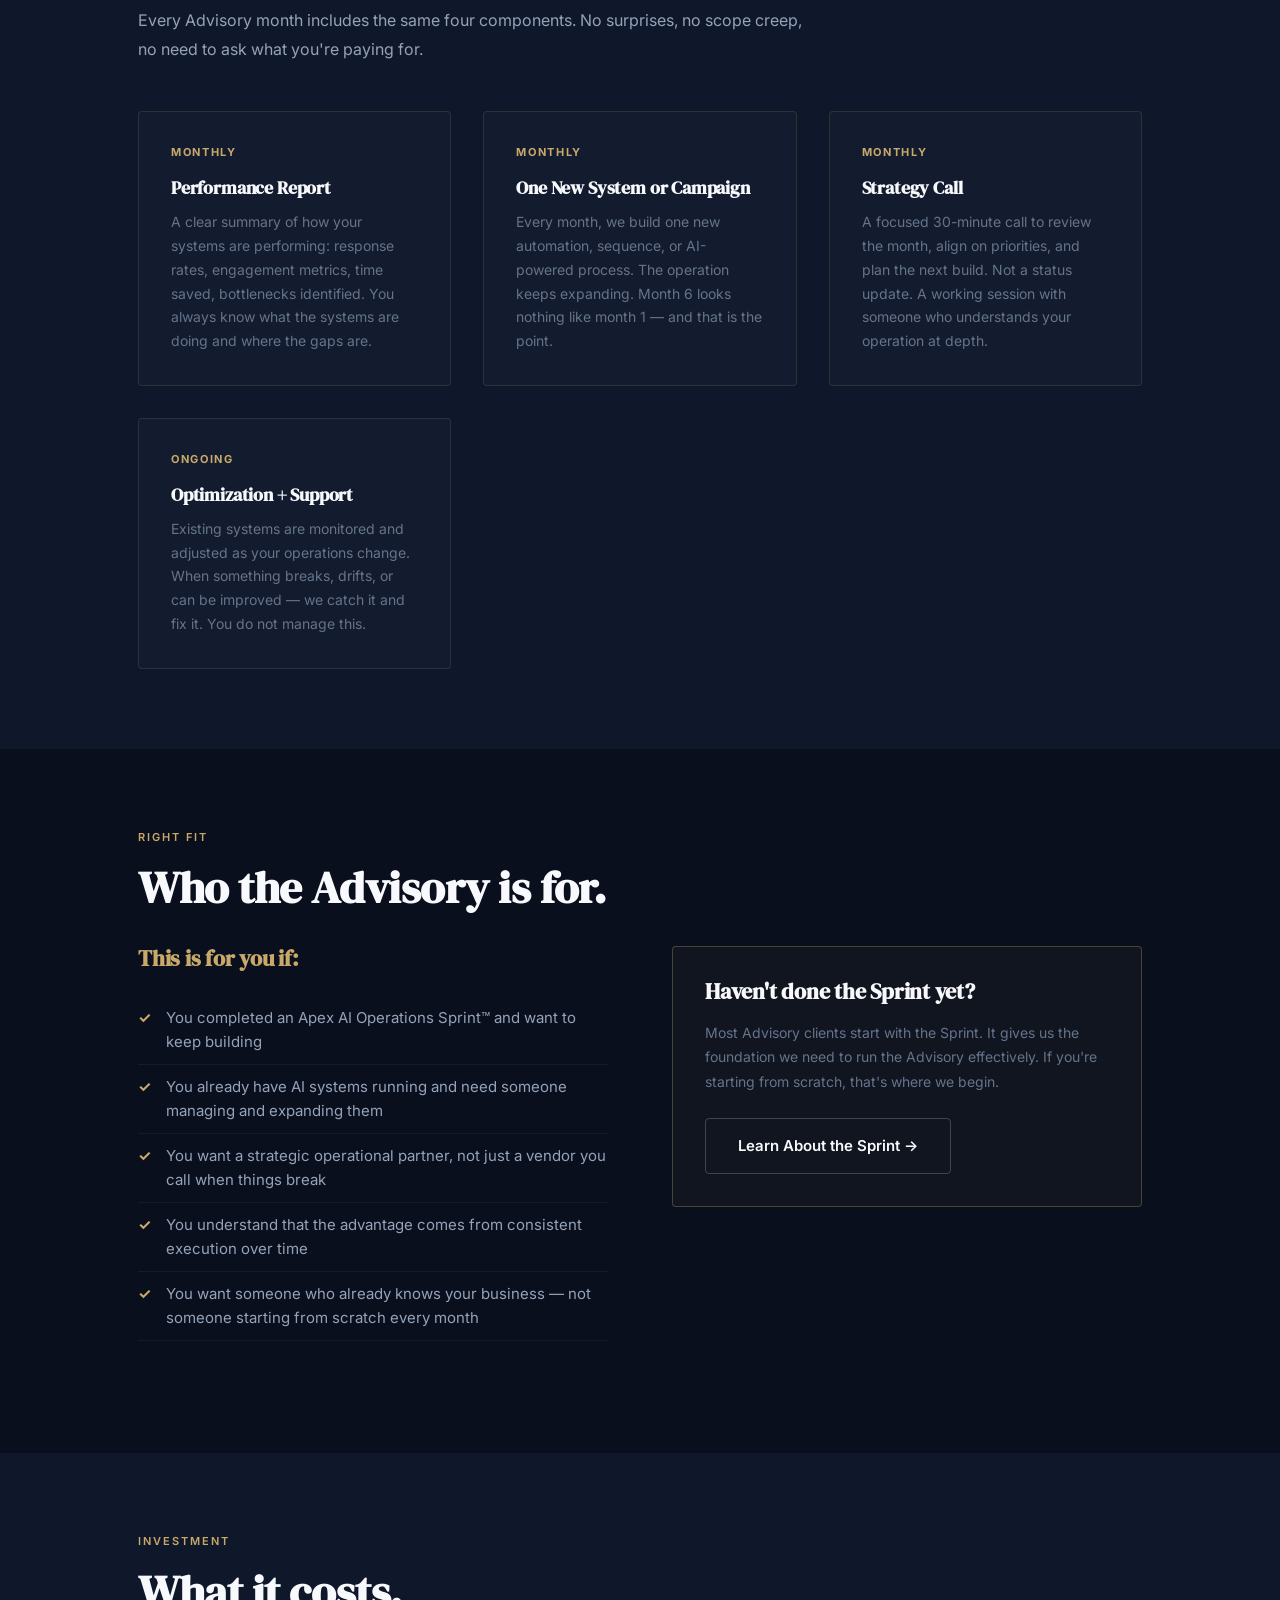
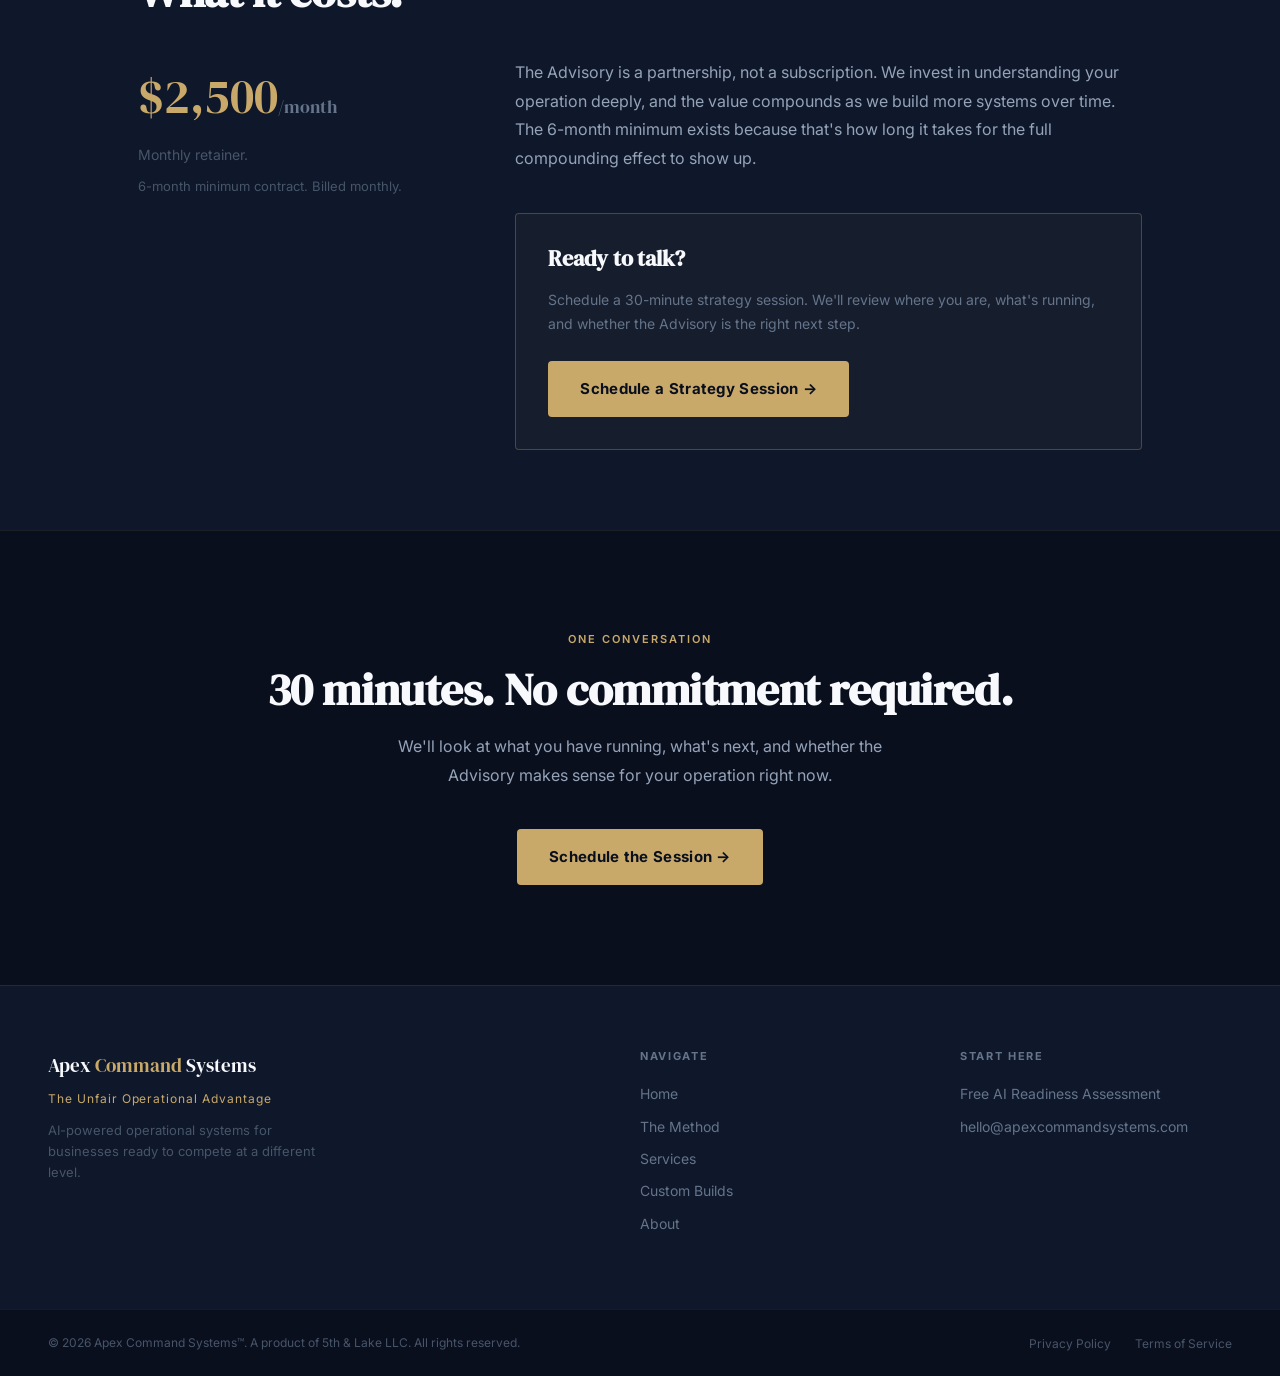
<file: advisory.html>
<!DOCTYPE html>
<html lang="en">
<head>
  <meta charset="UTF-8">
  <meta name="viewport" content="width=device-width, initial-scale=1.0">
  <title>Apex Operations Advisory™ | Apex Command Systems</title>
  <meta name="description" content="Ongoing AI operations management. Monthly retainer. The Apex Operations Advisory™ keeps your systems running, growing, and compounding — month after month.">
  <link rel="preconnect" href="https://fonts.googleapis.com">
  <link rel="preconnect" href="https://fonts.gstatic.com" crossorigin>
  <link href="https://fonts.googleapis.com/css2?family=DM+Serif+Display:ital@0;1&family=Inter:wght@300;400;500;600;700&display=swap" rel="stylesheet">
  <link rel="icon" type="image/png" href="/favicon.png" sizes="any">
  <link rel="apple-touch-icon" href="/favicon.png">
  <link rel="stylesheet" href="/style.css">
</head>
<body>

  <nav>
    <div><a href="/" class="nav-logo">Apex <span>Command</span> Systems</a></div>
    <div class="nav-links" id="navLinks">
      <a href="/#methodology">The Method</a>
      <a href="/services.html">Services</a>
      <a href="/custom-build.html">Custom Builds</a>
      <a href="/about.html">About</a>
      <a href="https://solomonapex.com/wealth-builder.html" target="_blank">Newsletter</a>
      <a href="/assessment.html" class="nav-cta">Free Assessment</a>
    </div>
    <div class="hamburger" id="hamburger" onclick="toggleNav()">
      <span></span><span></span><span></span>
    </div>
  </nav>

  <!-- HERO -->
  <div style="background: var(--bg-2); border-bottom: 1px solid rgba(200,169,106,0.15);">
    <div class="hero">
      <span class="hero-eyebrow">Ongoing Partnership · $2,500/month</span>
      <h1>AI doesn't stop working when we do.<br><em>Neither do we.</em></h1>
      <p class="hero-sub">The Apex Operations Advisory™ is an ongoing operational partnership. Your systems are monitored, optimized, and expanded every month. You stay on the forward edge — without doing it yourself.</p>
      <div class="hero-actions">
        <a href="https://calendly.com/solomonapex01/apex-operations-advisory-strategy-session" class="btn-primary">Schedule a Strategy Session →</a>
        <a href="/services.html" class="btn-secondary">See All Services</a>
      </div>
      <p class="hero-secondary">6-month minimum contract. Typically follows an Apex AI Operations Sprint™ engagement.</p>
    </div>
  </div>

  <!-- WHAT IT IS -->
  <div class="section">
    <span class="section-label">What the Advisory Is</span>
    <h2 class="section-heading">Operational continuity, not hand-holding.</h2>
    <div style="display: flex; gap: 64px; flex-wrap: wrap; margin-top: 32px;">
      <div style="flex: 2; min-width: 300px;">
        <p class="section-body">Most implementation engagements end at delivery. The systems go live, the consultant leaves, and six months later half the automations are broken or ignored. Your team reverted to what they knew. The investment stalled.</p>
        <p class="section-body">The Advisory prevents that. Each month, we review what's running, identify what's drifted, build what's next, and make sure the whole operation is moving forward — not just staying put.</p>
        <p class="section-body">This is not a check-in service. It is active operations management from someone who already knows your business, your tools, and your team.</p>
      </div>
      <div style="flex: 1; min-width: 260px;">
        <div class="pull-quote">
          <p>"The businesses that win with AI are the ones that keep building after the first systems go live. The Advisory is how that compounding happens."</p>
        </div>
      </div>
    </div>
  </div>

  <!-- WHAT YOU GET EACH MONTH -->
  <div class="dark-section">
    <div class="section">
      <span class="section-label">Monthly Scope</span>
      <h2 class="section-heading">What happens every month.</h2>
      <p class="section-body" style="margin-bottom: 48px;">Every Advisory month includes the same four components. No surprises, no scope creep, no need to ask what you're paying for.</p>
      <div class="problem-grid">
        <div class="problem-card">
          <div style="color: var(--gold); font-size: 11px; font-weight: 700; letter-spacing: 0.15em; text-transform: uppercase; margin-bottom: 16px;">Monthly</div>
          <h3>Performance Report</h3>
          <p>A clear summary of how your systems are performing: response rates, engagement metrics, time saved, bottlenecks identified. You always know what the systems are doing and where the gaps are.</p>
        </div>
        <div class="problem-card">
          <div style="color: var(--gold); font-size: 11px; font-weight: 700; letter-spacing: 0.15em; text-transform: uppercase; margin-bottom: 16px;">Monthly</div>
          <h3>One New System or Campaign</h3>
          <p>Every month, we build one new automation, sequence, or AI-powered process. The operation keeps expanding. Month 6 looks nothing like month 1 — and that is the point.</p>
        </div>
        <div class="problem-card">
          <div style="color: var(--gold); font-size: 11px; font-weight: 700; letter-spacing: 0.15em; text-transform: uppercase; margin-bottom: 16px;">Monthly</div>
          <h3>Strategy Call</h3>
          <p>A focused 30-minute call to review the month, align on priorities, and plan the next build. Not a status update. A working session with someone who understands your operation at depth.</p>
        </div>
        <div class="problem-card">
          <div style="color: var(--gold); font-size: 11px; font-weight: 700; letter-spacing: 0.15em; text-transform: uppercase; margin-bottom: 16px;">Ongoing</div>
          <h3>Optimization + Support</h3>
          <p>Existing systems are monitored and adjusted as your operations change. When something breaks, drifts, or can be improved — we catch it and fix it. You do not manage this.</p>
        </div>
      </div>
    </div>
  </div>

  <!-- WHO IT IS FOR -->
  <div class="section">
    <span class="section-label">Right Fit</span>
    <h2 class="section-heading">Who the Advisory is for.</h2>
    <div style="display: flex; gap: 64px; flex-wrap: wrap; margin-top: 32px;">
      <div style="flex: 1; min-width: 280px;">
        <h3 style="color: var(--gold); margin-bottom: 24px;">This is for you if:</h3>
        <ul class="checklist">
          <li>You completed an Apex AI Operations Sprint™ and want to keep building</li>
          <li>You already have AI systems running and need someone managing and expanding them</li>
          <li>You want a strategic operational partner, not just a vendor you call when things break</li>
          <li>You understand that the advantage comes from consistent execution over time</li>
          <li>You want someone who already knows your business — not someone starting from scratch every month</li>
        </ul>
      </div>
      <div style="flex: 1; min-width: 280px;">
        <div style="padding: 32px; border: 1px solid rgba(200,169,106,0.3); border-radius: 4px; background: rgba(200,169,106,0.04);">
          <h3 style="margin-bottom: 16px;">Haven't done the Sprint yet?</h3>
          <p style="font-size: 14px; color: var(--gray-3); margin-bottom: 24px;">Most Advisory clients start with the Sprint. It gives us the foundation we need to run the Advisory effectively. If you're starting from scratch, that's where we begin.</p>
          <a href="/sprint.html" class="btn-secondary" style="display: inline-block;">Learn About the Sprint →</a>
        </div>
      </div>
    </div>
  </div>

  <!-- INVESTMENT -->
  <div class="dark-section">
    <div class="section">
      <span class="section-label">Investment</span>
      <h2 class="section-heading">What it costs.</h2>
      <div style="display: flex; gap: 64px; flex-wrap: wrap; margin-top: 40px; align-items: flex-start;">
        <div style="flex: 1; min-width: 260px;">
          <div class="service-price" style="font-size: 3rem; margin-bottom: 8px;">$2,500<span style="font-size: 1.1rem; color: var(--gray-3)">/month</span></div>
          <p style="font-size: 14px; color: var(--gray-4); margin-bottom: 8px;">Monthly retainer.</p>
          <p style="font-size: 13px; color: var(--gray-4); margin-bottom: 32px;">6-month minimum contract. Billed monthly.</p>
        </div>
        <div style="flex: 2; min-width: 300px;">
          <p class="section-body">The Advisory is a partnership, not a subscription. We invest in understanding your operation deeply, and the value compounds as we build more systems over time. The 6-month minimum exists because that's how long it takes for the full compounding effect to show up.</p>
          <div style="margin-top: 40px; padding: 32px; border: 1px solid rgba(200,169,106,0.3); border-radius: 4px; background: rgba(200,169,106,0.04);">
            <h3 style="margin-bottom: 16px;">Ready to talk?</h3>
            <p style="font-size: 14px; color: var(--gray-3); margin-bottom: 24px;">Schedule a 30-minute strategy session. We'll review where you are, what's running, and whether the Advisory is the right next step.</p>
            <a href="https://calendly.com/solomonapex01/apex-operations-advisory-strategy-session" class="btn-primary">Schedule a Strategy Session →</a>
          </div>
        </div>
      </div>
    </div>
  </div>

  <!-- FOOTER CTA -->
  <div class="cta-section" style="background: var(--bg);">
    <span class="section-label">One Conversation</span>
    <h2>30 minutes. No commitment required.</h2>
    <p class="section-body">We'll look at what you have running, what's next, and whether the Advisory makes sense for your operation right now.</p>
    <a href="https://calendly.com/solomonapex01/apex-operations-advisory-strategy-session" class="btn-primary">Schedule the Session →</a>
  </div>

  <footer>
    <div class="footer-brand">
      <div class="logo">Apex <span>Command</span> Systems</div>
      <div class="tagline">The Unfair Operational Advantage</div>
      <div class="desc">AI-powered operational systems for businesses ready to compete at a different level.</div>
    </div>
    <div class="footer-col">
      <h4>Navigate</h4>
      <a href="/">Home</a>
      <a href="/#methodology">The Method</a>
      <a href="/services.html">Services</a>
      <a href="/custom-build.html">Custom Builds</a>
      <a href="/about.html">About</a>
    </div>
    <div class="footer-col">
      <h4>Start Here</h4>
      <a href="/assessment.html">Free AI Readiness Assessment</a>
      <a href="mailto:hello@apexcommandsystems.com">hello@apexcommandsystems.com</a>
    </div>
  </footer>
  <div class="footer-bottom">
    <p>© 2026 Apex Command Systems™. A product of 5th &amp; Lake LLC. All rights reserved.</p>
    <div><a href="/privacy.html">Privacy Policy</a><a href="/terms.html">Terms of Service</a></div>
  </div>
  <script>function toggleNav(){document.getElementById('navLinks').classList.toggle('open');}</script>
</body>
</html>
</file>
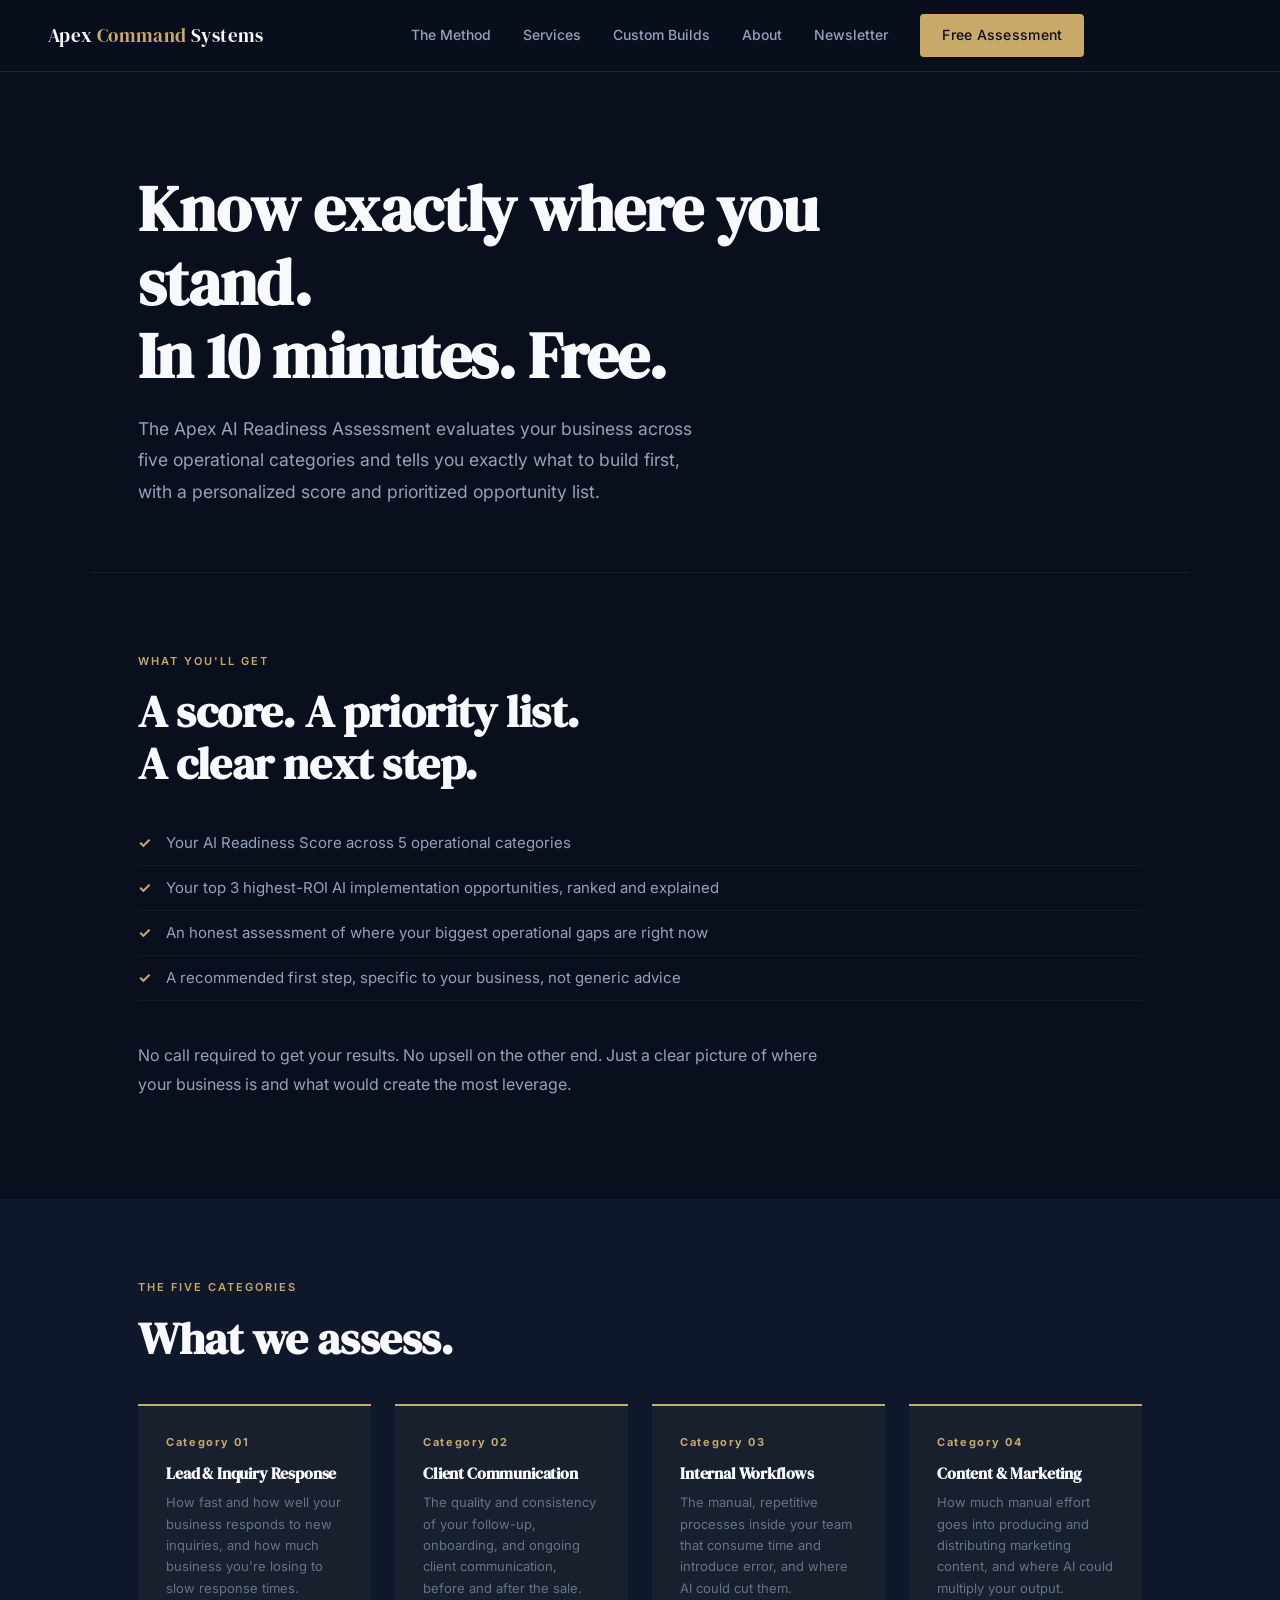
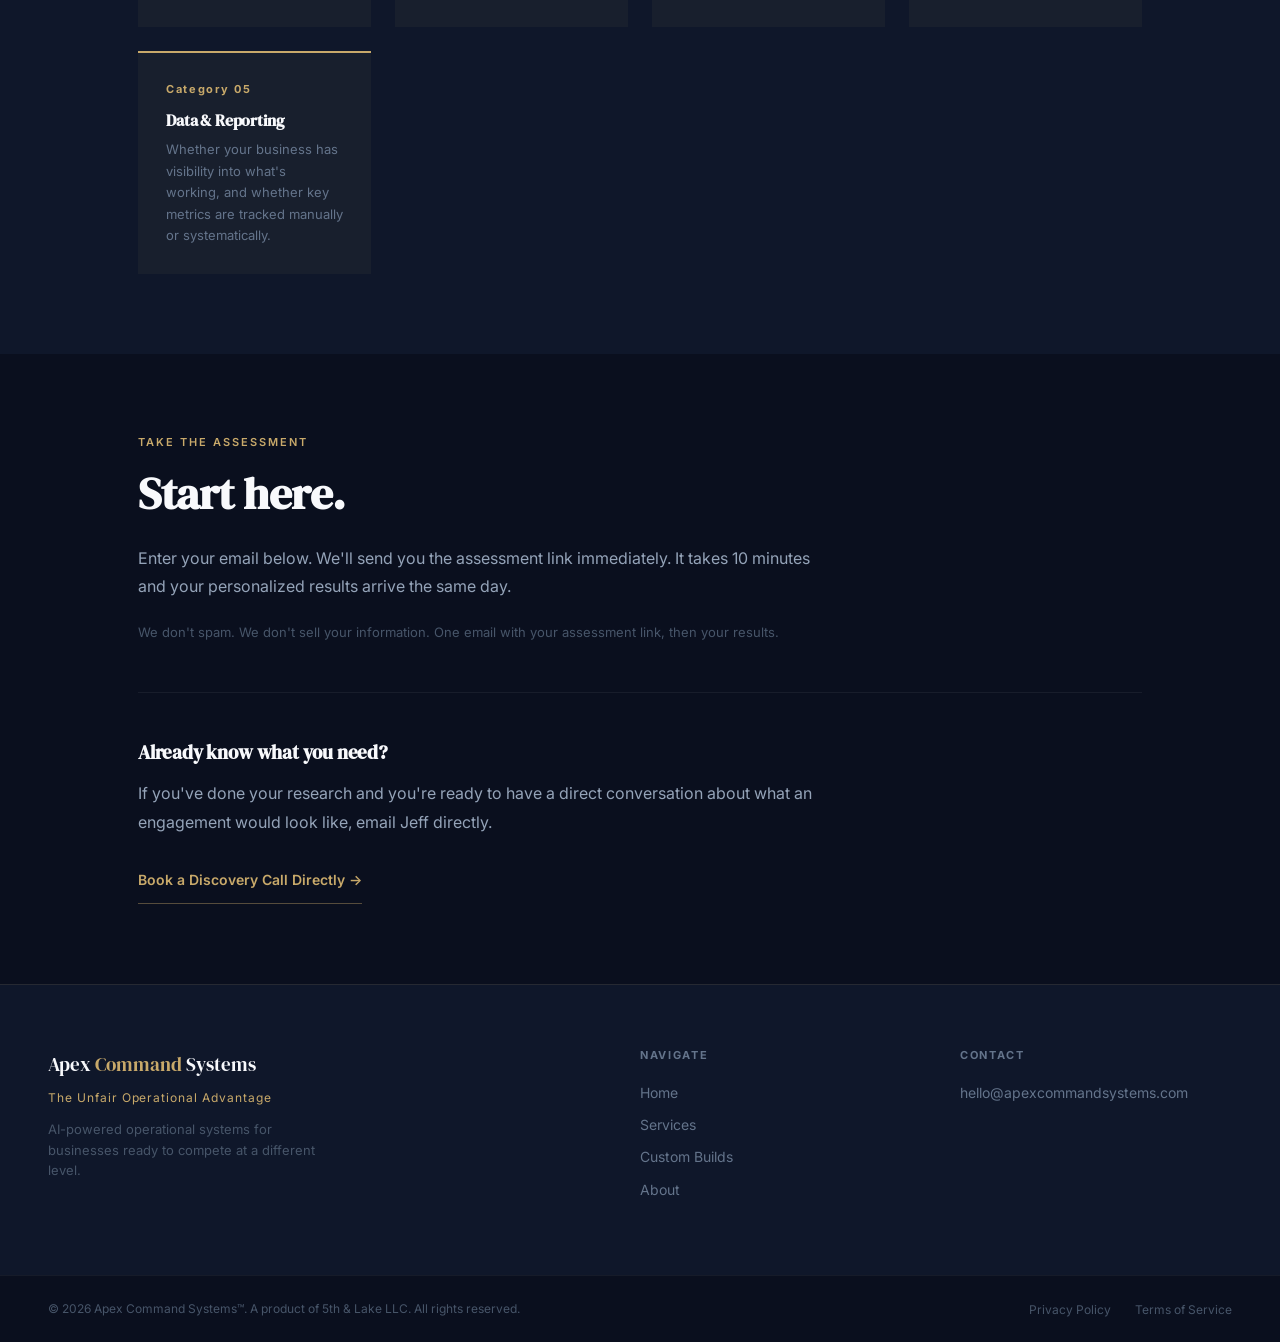
<file: assessment.html>
<!DOCTYPE html>
<html lang="en">
<head>
  <meta charset="UTF-8">
  <meta name="viewport" content="width=device-width, initial-scale=1.0">
  <title>Free AI Readiness Assessment | Apex Command Systems&trade;</title>
  <meta name="description" content="Find out exactly where your business stands on AI readiness and what to build first. Free 10-minute assessment. No call required.">
  <link rel="preconnect" href="https://fonts.googleapis.com">
  <link rel="preconnect" href="https://fonts.gstatic.com" crossorigin>
  <link href="https://fonts.googleapis.com/css2?family=DM+Serif+Display:ital@0;1&family=Inter:wght@300;400;500;600;700&display=swap" rel="stylesheet">
  <link rel="icon" type="image/png" href="/favicon.png" sizes="any">
  <link rel="apple-touch-icon" href="/favicon.png">
  <link rel="stylesheet" href="/style.css">
</head>
<body>

  <nav>
    <div><a href="/" class="nav-logo">Apex <span>Command</span> Systems</a></div>
    <div class="nav-links" id="navLinks">
      <a href="/#methodology">The Method</a>
      <a href="/services.html">Services</a>
      <a href="/custom-build.html">Custom Builds</a>
      <a href="/about.html">About</a>
      <a href="https://solomonapex.com/wealth-builder.html" target="_blank">Newsletter</a>
      <a href="/assessment.html" class="nav-cta">Free Assessment</a>
    </div>
    <div class="hamburger" onclick="toggleNav()"><span></span><span></span><span></span></div>
  </nav>

  <div class="page-header">
    <h1>Know exactly where you stand.<br>In 10 minutes. Free.</h1>
    <p>The Apex AI Readiness Assessment evaluates your business across five operational categories and tells you exactly what to build first, with a personalized score and prioritized opportunity list.</p>
  </div>

  <div class="section">
    <span class="section-label">What You'll Get</span>
    <h2 class="section-heading">A score. A priority list.<br>A clear next step.</h2>
    <ul class="checklist" style="margin-top: 32px; margin-bottom: 40px;">
      <li>Your AI Readiness Score across 5 operational categories</li>
      <li>Your top 3 highest-ROI AI implementation opportunities, ranked and explained</li>
      <li>An honest assessment of where your biggest operational gaps are right now</li>
      <li>A recommended first step, specific to your business, not generic advice</li>
    </ul>
    <p class="section-body">No call required to get your results. No upsell on the other end. Just a clear picture of where your business is and what would create the most leverage.</p>
  </div>

  <div class="dark-section">
    <div class="section">
      <span class="section-label">The Five Categories</span>
      <h2 class="section-heading">What we assess.</h2>
      <div class="method-grid" style="margin-top: 40px;">
        <div class="method-card">
          <div class="method-num">Category 01</div>
          <h3>Lead & Inquiry Response</h3>
          <p>How fast and how well your business responds to new inquiries, and how much business you're losing to slow response times.</p>
        </div>
        <div class="method-card">
          <div class="method-num">Category 02</div>
          <h3>Client Communication</h3>
          <p>The quality and consistency of your follow-up, onboarding, and ongoing client communication, before and after the sale.</p>
        </div>
        <div class="method-card">
          <div class="method-num">Category 03</div>
          <h3>Internal Workflows</h3>
          <p>The manual, repetitive processes inside your team that consume time and introduce error, and where AI could cut them.</p>
        </div>
        <div class="method-card">
          <div class="method-num">Category 04</div>
          <h3>Content & Marketing</h3>
          <p>How much manual effort goes into producing and distributing marketing content, and where AI could multiply your output.</p>
        </div>
        <div class="method-card">
          <div class="method-num">Category 05</div>
          <h3>Data & Reporting</h3>
          <p>Whether your business has visibility into what's working, and whether key metrics are tracked manually or systematically.</p>
        </div>
      </div>
    </div>
  </div>

  <!-- ASSESSMENT FORM / CTA -->
  <div class="section" id="take-assessment">
    <span class="section-label">Take the Assessment</span>
    <h2 class="section-heading">Start here.</h2>
    <p class="section-body">Enter your email below. We'll send you the assessment link immediately. It takes 10 minutes and your personalized results arrive the same day.</p>

    <script async data-uid="cb8dec6ddd" src="https://apex-command-systems.kit.com/cb8dec6ddd/index.js"></script>

    <p class="form-note">We don't spam. We don't sell your information. One email with your assessment link, then your results.</p>

    <div style="margin-top: 48px; padding-top: 48px; border-top: 1px solid rgba(255,255,255,0.06);">
      <h3 style="margin-bottom: 16px; font-size: 1.2rem;">Already know what you need?</h3>
      <p class="section-body">If you've done your research and you're ready to have a direct conversation about what an engagement would look like, email Jeff directly.</p>
      <a href="https://calendly.com/solomonapex01/30min" class="btn-ghost">Book a Discovery Call Directly →</a>
    </div>
  </div>

  <footer>
    <div class="footer-brand">
      <div class="logo">Apex <span>Command</span> Systems</div>
      <div class="tagline">The Unfair Operational Advantage</div>
      <div class="desc">AI-powered operational systems for businesses ready to compete at a different level.</div>
    </div>
    <div class="footer-col">
      <h4>Navigate</h4>
      <a href="/">Home</a>
      <a href="/services.html">Services</a>
      <a href="/custom-build.html">Custom Builds</a>
      <a href="/about.html">About</a>
    </div>
    <div class="footer-col">
      <h4>Contact</h4>
      <a href="mailto:hello@apexcommandsystems.com">hello@apexcommandsystems.com</a>
    </div>
  </footer>
  <div class="footer-bottom">
    <p>© 2026 Apex Command Systems&trade;. A product of 5th &amp; Lake LLC. All rights reserved.</p>
    <div><a href="/privacy.html">Privacy Policy</a><a href="/terms.html">Terms of Service</a></div>
  </div>
  <script>function toggleNav(){document.getElementById('navLinks').classList.toggle('open');}</script>
</body>
</html>
</file>
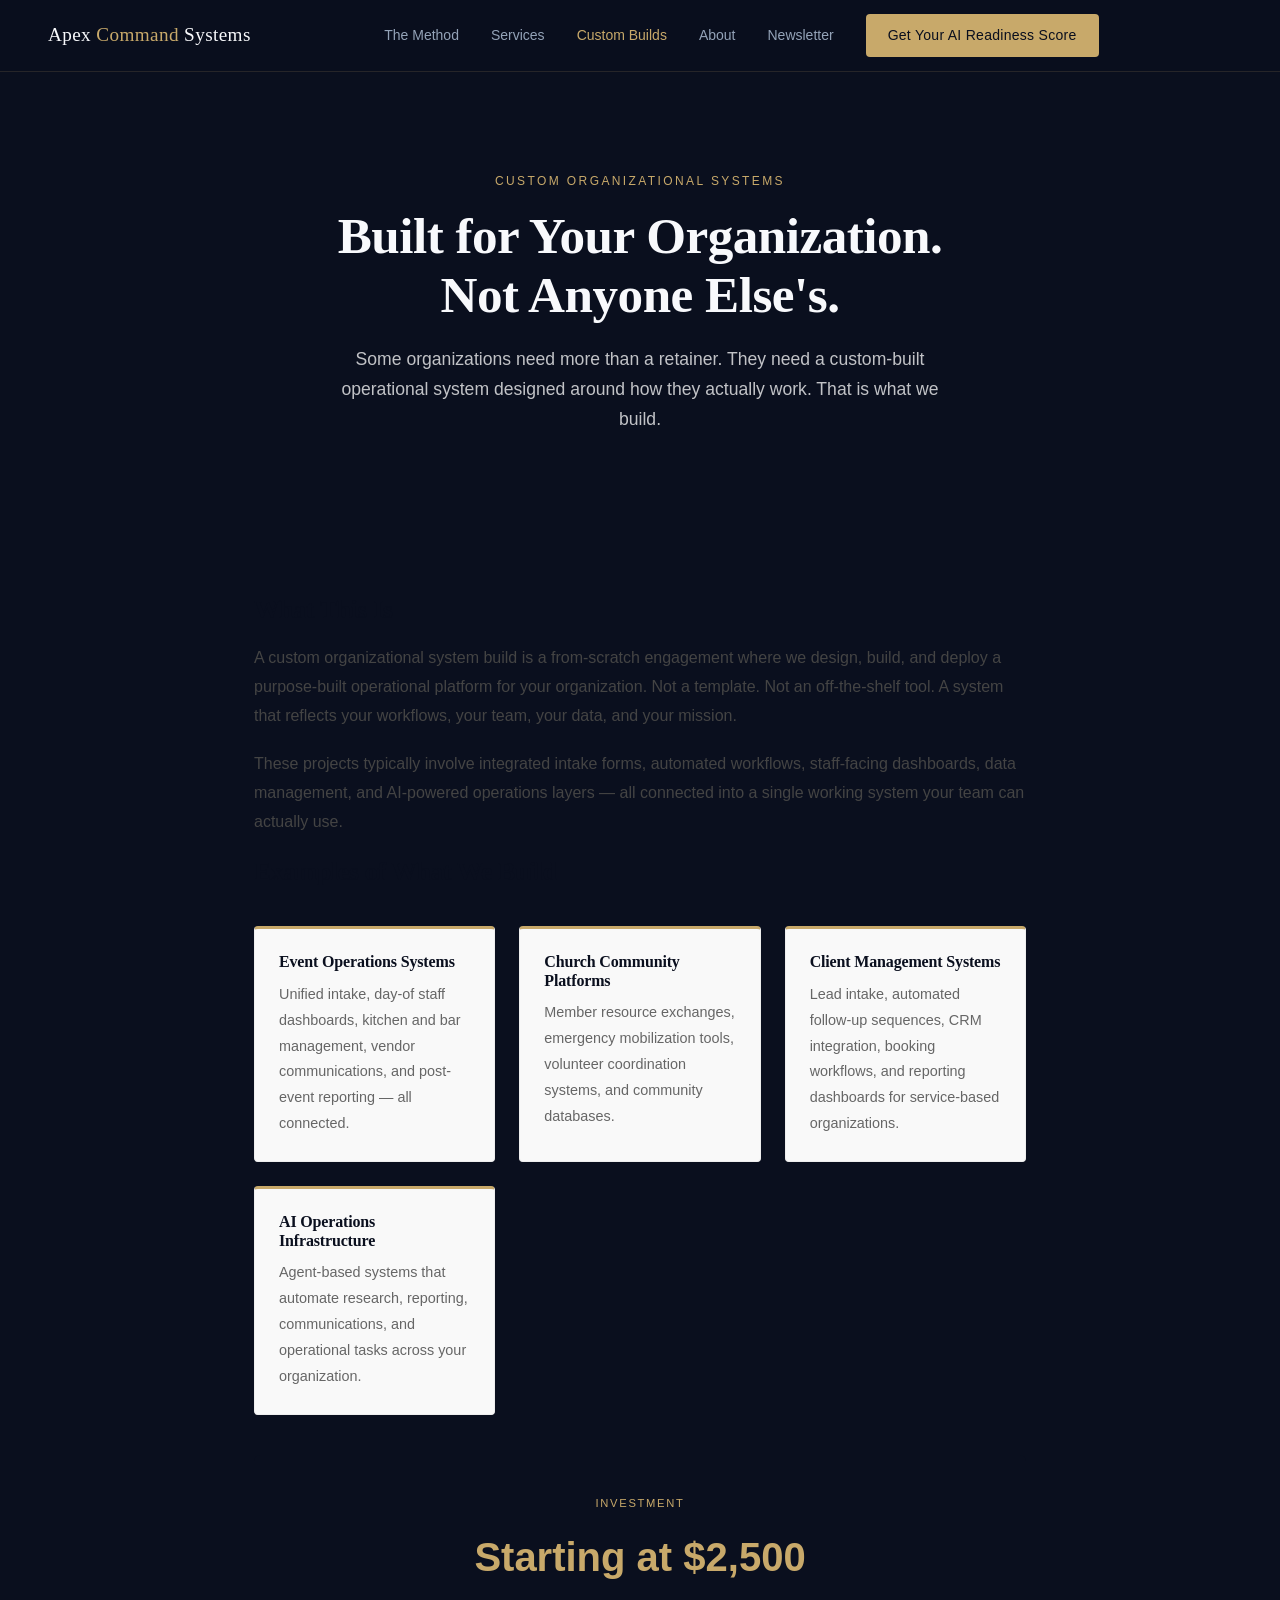
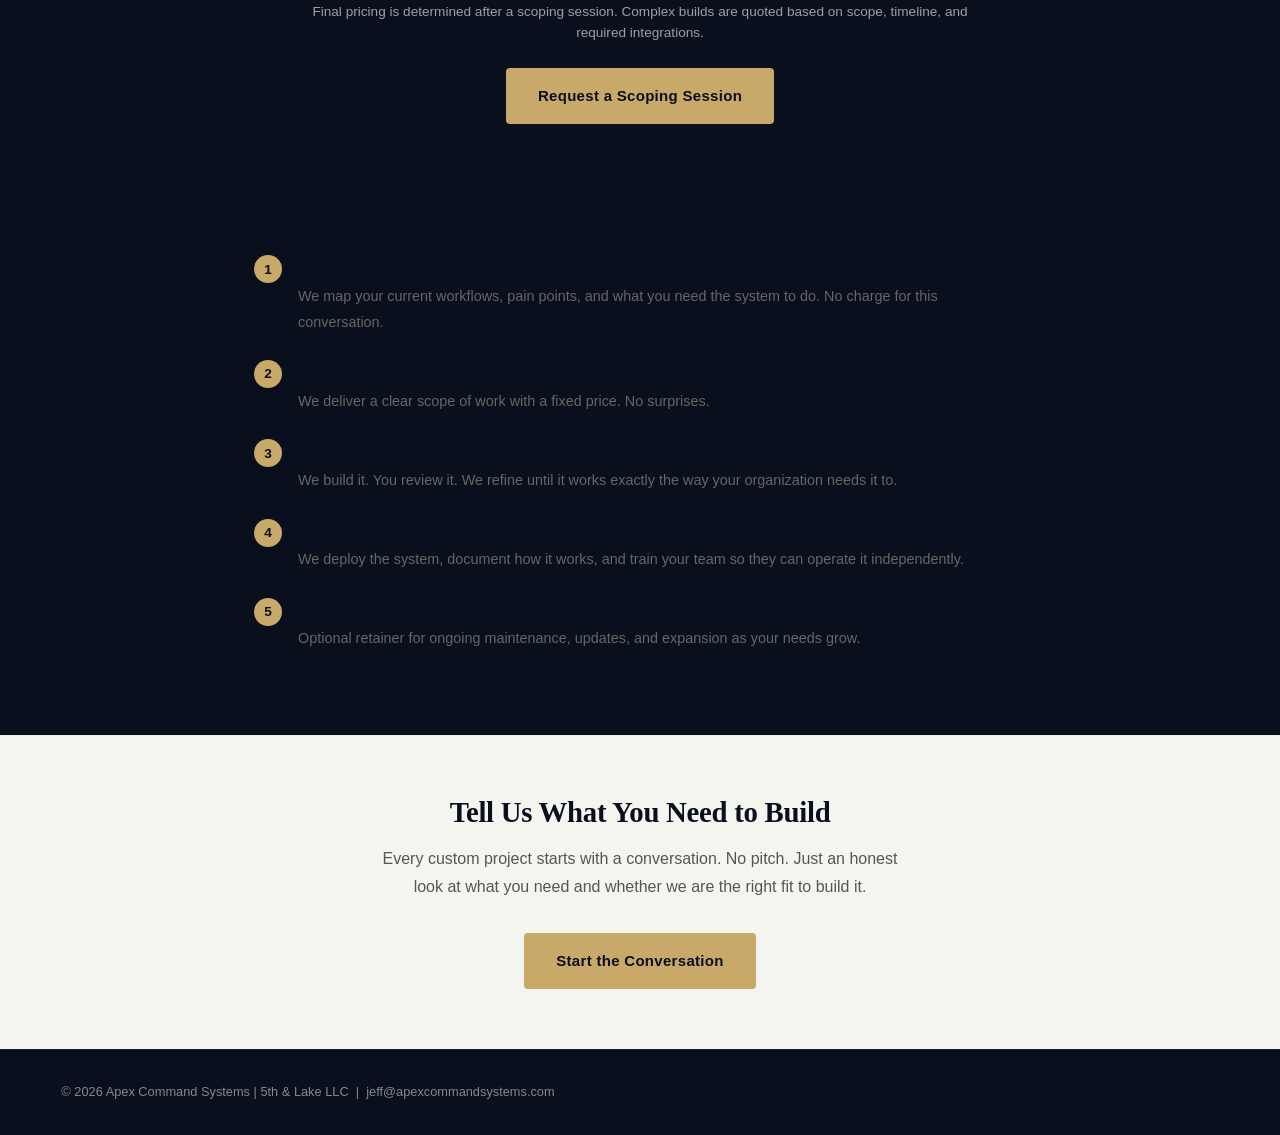
<file: custom-build.html>
<!DOCTYPE html>
<html lang="en">
<head>
  <meta charset="UTF-8">
  <meta name="viewport" content="width=device-width, initial-scale=1.0">
  <title>Custom Organizational Systems | Apex Command Systems</title>
  <link rel="stylesheet" href="style.css">
  <link rel="icon" type="image/png" href="favicon.png">
  <style>
    .hero-custom {
      background: var(--navy);
      color: white;
      padding: 100px 24px 60px;
      text-align: center;
    }
    .hero-custom .eyebrow {
      font-size: 0.75rem;
      letter-spacing: 0.2em;
      text-transform: uppercase;
      color: var(--gold);
      margin-bottom: 16px;
    }
    .hero-custom h1 {
      font-size: clamp(2rem, 5vw, 3.2rem);
      margin-bottom: 20px;
      line-height: 1.15;
    }
    .hero-custom p {
      font-size: 1.1rem;
      color: rgba(255,255,255,0.75);
      max-width: 640px;
      margin: 0 auto 40px;
      line-height: 1.7;
    }
    .content-section {
      max-width: 820px;
      margin: 0 auto;
      padding: 60px 24px;
    }
    .content-section h2 {
      font-size: 1.6rem;
      color: var(--navy);
      margin-bottom: 20px;
    }
    .content-section p {
      color: #444;
      line-height: 1.8;
      margin-bottom: 20px;
    }
    .examples-grid {
      display: grid;
      grid-template-columns: repeat(auto-fit, minmax(240px, 1fr));
      gap: 24px;
      margin: 40px 0;
    }
    .example-card {
      background: #f9f9f9;
      border: 1px solid #eee;
      border-top: 3px solid var(--gold);
      border-radius: 4px;
      padding: 24px;
    }
    .example-card h3 {
      font-size: 1rem;
      color: var(--navy);
      margin-bottom: 10px;
    }
    .example-card p {
      font-size: 0.9rem;
      color: #666;
      margin: 0;
    }
    .pricing-block {
      background: var(--navy);
      color: white;
      border-radius: 6px;
      padding: 40px;
      text-align: center;
      margin: 40px 0;
    }
    .pricing-block .price {
      font-size: 2.5rem;
      font-weight: 800;
      color: var(--gold);
      margin: 12px 0;
    }
    .pricing-block .price-note {
      font-size: 0.85rem;
      color: rgba(255,255,255,0.6);
      margin-bottom: 24px;
    }
    .process-list {
      list-style: none;
      padding: 0;
      counter-reset: steps;
    }
    .process-list li {
      counter-increment: steps;
      display: flex;
      gap: 16px;
      align-items: flex-start;
      margin-bottom: 24px;
    }
    .process-list li::before {
      content: counter(steps);
      background: var(--gold);
      color: var(--navy);
      font-weight: 800;
      font-size: 0.85rem;
      width: 28px;
      height: 28px;
      border-radius: 50%;
      display: flex;
      align-items: center;
      justify-content: center;
      flex-shrink: 0;
      margin-top: 2px;
    }
    .process-list li div strong {
      display: block;
      color: var(--navy);
      margin-bottom: 4px;
    }
    .process-list li div span {
      font-size: 0.9rem;
      color: #666;
    }
    .cta-section {
      background: #f5f5f0;
      padding: 60px 24px;
      text-align: center;
    }
    .cta-section h2 {
      font-size: 1.8rem;
      color: var(--navy);
      margin-bottom: 16px;
    }
    .cta-section p {
      color: #555;
      margin-bottom: 32px;
      max-width: 540px;
      margin-left: auto;
      margin-right: auto;
    }
  </style>
</head>
<body>

<nav>
  <div>
    <a href="/" class="nav-logo">Apex <span>Command</span> Systems</a>
  </div>
  <div class="nav-links" id="navLinks">
    <a href="#methodology">The Method</a>
    <a href="/services.html">Services</a>
    <a href="/custom-build.html" style="color: var(--gold);">Custom Builds</a>
    <a href="/about.html">About</a>
    <a href="https://solomonapex.com/wealth-builder.html" target="_blank">Newsletter</a>
    <a href="/assessment.html" class="nav-cta">Get Your AI Readiness Score</a>
  </div>
  <div class="hamburger" id="hamburger" onclick="toggleNav()">
    <span></span><span></span><span></span>
  </div>
</nav>

<div class="hero-custom">
  <div class="eyebrow">Custom Organizational Systems</div>
  <h1>Built for Your Organization.<br>Not Anyone Else's.</h1>
  <p>Some organizations need more than a retainer. They need a custom-built operational system designed around how they actually work. That is what we build.</p>
</div>

<div class="content-section">
  <h2>What This Is</h2>
  <p>A custom organizational system build is a from-scratch engagement where we design, build, and deploy a purpose-built operational platform for your organization. Not a template. Not an off-the-shelf tool. A system that reflects your workflows, your team, your data, and your mission.</p>
  <p>These projects typically involve integrated intake forms, automated workflows, staff-facing dashboards, data management, and AI-powered operations layers — all connected into a single working system your team can actually use.</p>

  <h2>Examples of What We Build</h2>
  <div class="examples-grid">
    <div class="example-card">
      <h3>Event Operations Systems</h3>
      <p>Unified intake, day-of staff dashboards, kitchen and bar management, vendor communications, and post-event reporting — all connected.</p>
    </div>
    <div class="example-card">
      <h3>Church Community Platforms</h3>
      <p>Member resource exchanges, emergency mobilization tools, volunteer coordination systems, and community databases.</p>
    </div>
    <div class="example-card">
      <h3>Client Management Systems</h3>
      <p>Lead intake, automated follow-up sequences, CRM integration, booking workflows, and reporting dashboards for service-based organizations.</p>
    </div>
    <div class="example-card">
      <h3>AI Operations Infrastructure</h3>
      <p>Agent-based systems that automate research, reporting, communications, and operational tasks across your organization.</p>
    </div>
  </div>

  <div class="pricing-block">
    <div class="eyebrow" style="color: var(--gold); font-size: 0.7rem; letter-spacing: 0.15em; text-transform: uppercase; margin-bottom: 8px;">Investment</div>
    <div class="price">Starting at $2,500</div>
    <div class="price-note">Final pricing is determined after a scoping session. Complex builds are quoted based on scope, timeline, and required integrations.</div>
    <a href="mailto:jeff@apexcommandsystems.com" class="btn-primary">Request a Scoping Session</a>
  </div>

  <h2>How It Works</h2>
  <ol class="process-list">
    <li>
      <div>
        <strong>Discovery Call</strong>
        <span>We map your current workflows, pain points, and what you need the system to do. No charge for this conversation.</span>
      </div>
    </li>
    <li>
      <div>
        <strong>Scoping & Proposal</strong>
        <span>We deliver a clear scope of work with a fixed price. No surprises.</span>
      </div>
    </li>
    <li>
      <div>
        <strong>Build</strong>
        <span>We build it. You review it. We refine until it works exactly the way your organization needs it to.</span>
      </div>
    </li>
    <li>
      <div>
        <strong>Deploy & Train</strong>
        <span>We deploy the system, document how it works, and train your team so they can operate it independently.</span>
      </div>
    </li>
    <li>
      <div>
        <strong>Ongoing Support</strong>
        <span>Optional retainer for ongoing maintenance, updates, and expansion as your needs grow.</span>
      </div>
    </li>
  </ol>
</div>

<div class="cta-section">
  <h2>Tell Us What You Need to Build</h2>
  <p>Every custom project starts with a conversation. No pitch. Just an honest look at what you need and whether we are the right fit to build it.</p>
  <a href="mailto:jeff@apexcommandsystems.com" class="btn-primary">Start the Conversation</a>
</div>

<footer style="background: var(--navy); color: rgba(255,255,255,0.5); text-align: center; padding: 32px 24px; font-size: 0.8rem;">
  &copy; 2026 Apex Command Systems | 5th & Lake LLC &nbsp;|&nbsp; jeff@apexcommandsystems.com
</footer>

<script>
function toggleNav() {
  document.getElementById('navLinks').classList.toggle('open');
}
</script>
</body>
</html>
</file>
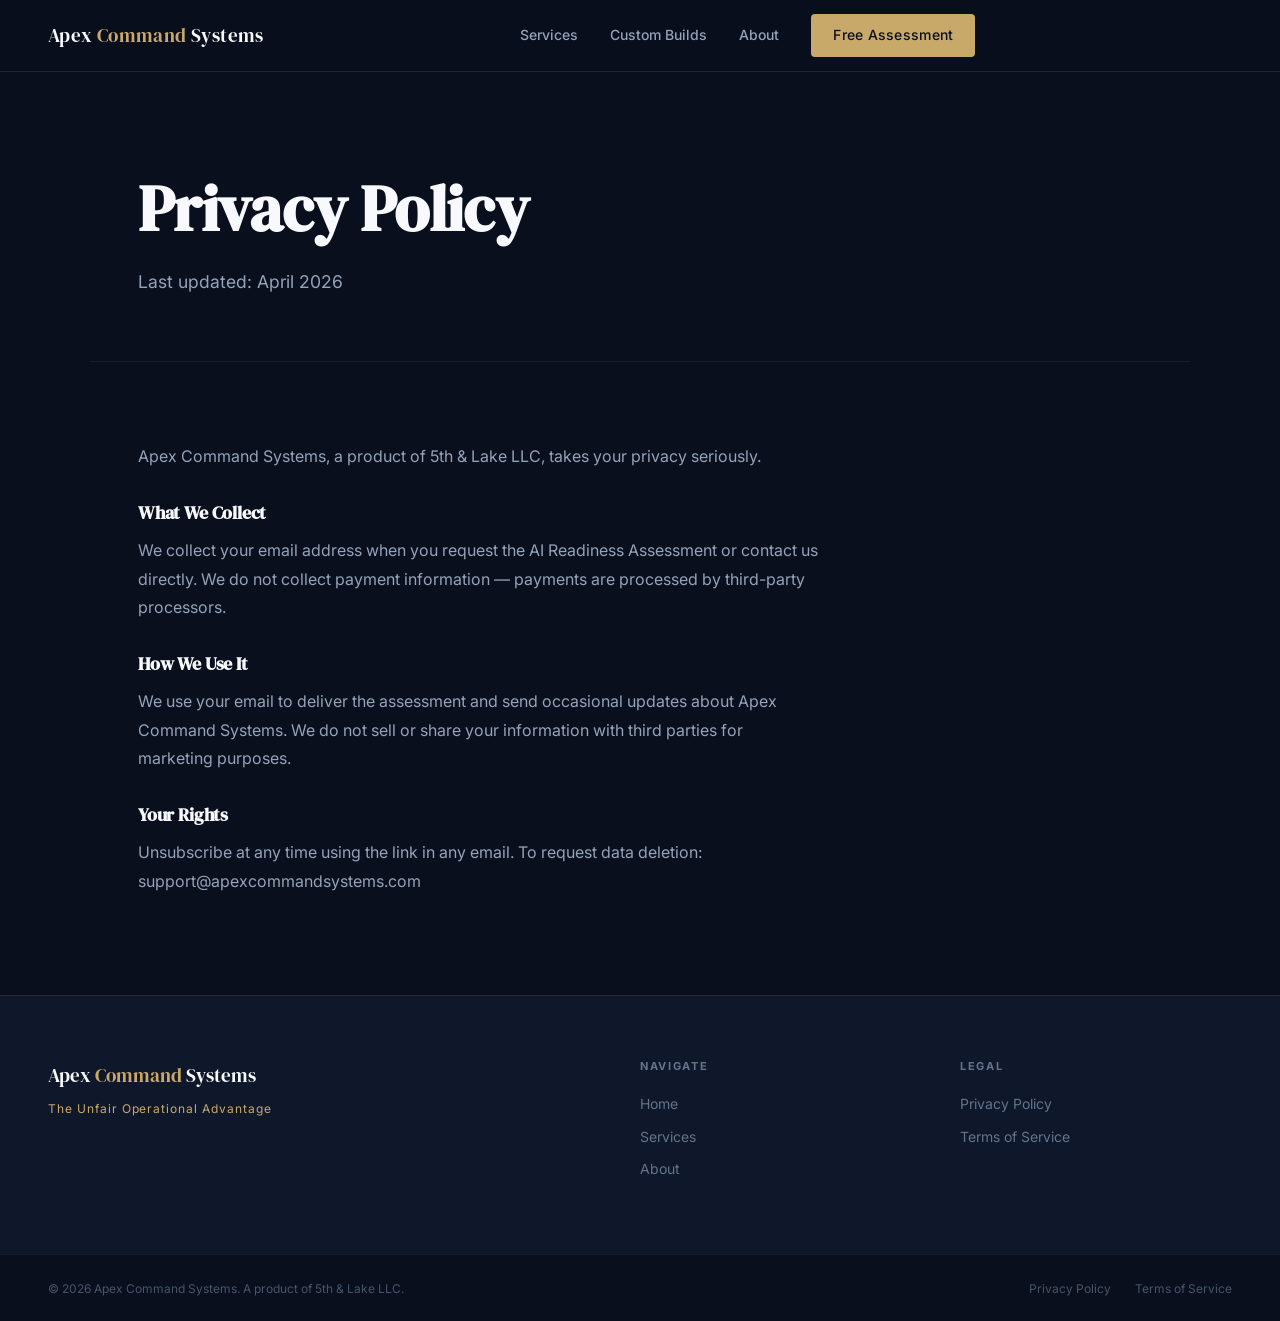
<file: privacy.html>
<!DOCTYPE html>
<html lang="en">
<head>
  <meta charset="UTF-8">
  <meta name="viewport" content="width=device-width, initial-scale=1.0">
  <title>Privacy Policy — Apex Command Systems</title>
  <link rel="preconnect" href="https://fonts.googleapis.com">
  <link rel="preconnect" href="https://fonts.gstatic.com" crossorigin>
  <link href="https://fonts.googleapis.com/css2?family=DM+Serif+Display:ital@0;1&family=Inter:wght@300;400;500;600;700&display=swap" rel="stylesheet">
  <link rel="icon" type="image/png" href="/favicon.png" sizes="any">
  <link rel="apple-touch-icon" href="/favicon.png">
  <link rel="stylesheet" href="/style.css">
</head>
<body>
  <nav>
    <div><a href="/" class="nav-logo">Apex <span>Command</span> Systems</a></div>
    <div class="nav-links" id="navLinks">
      <a href="/services.html">Services</a>
      <a href="/custom-build.html">Custom Builds</a>
      <a href="/about.html">About</a>
      <a href="/assessment.html" class="nav-cta">Free Assessment</a>
    </div>
    <div class="hamburger" onclick="toggleNav()"><span></span><span></span><span></span></div>
  </nav>
  <div class="page-header"><h1>Privacy Policy</h1><p>Last updated: April 2026</p></div>
  <div class="section">
    <p class="section-body">Apex Command Systems, a product of 5th &amp; Lake LLC, takes your privacy seriously.</p>
    <h3 style="color:var(--white); font-size:18px; margin: 32px 0 12px;">What We Collect</h3>
    <p class="section-body">We collect your email address when you request the AI Readiness Assessment or contact us directly. We do not collect payment information — payments are processed by third-party processors.</p>
    <h3 style="color:var(--white); font-size:18px; margin: 32px 0 12px;">How We Use It</h3>
    <p class="section-body">We use your email to deliver the assessment and send occasional updates about Apex Command Systems. We do not sell or share your information with third parties for marketing purposes.</p>
    <h3 style="color:var(--white); font-size:18px; margin: 32px 0 12px;">Your Rights</h3>
    <p class="section-body">Unsubscribe at any time using the link in any email. To request data deletion: support@apexcommandsystems.com</p>
  </div>
  <footer>
    <div class="footer-brand"><div class="logo">Apex <span>Command</span> Systems</div><div class="tagline">The Unfair Operational Advantage</div></div>
    <div class="footer-col"><h4>Navigate</h4><a href="/">Home</a><a href="/services.html">Services</a><a href="/about.html">About</a></div>
    <div class="footer-col"><h4>Legal</h4><a href="/privacy.html">Privacy Policy</a><a href="/terms.html">Terms of Service</a></div>
  </footer>
  <div class="footer-bottom">
    <p>© 2026 Apex Command Systems. A product of 5th &amp; Lake LLC.</p>
    <div><a href="/privacy.html">Privacy Policy</a><a href="/terms.html">Terms of Service</a></div>
  </div>
  <script>function toggleNav(){document.getElementById('navLinks').classList.toggle('open');}</script>
</body>
</html>
</file>
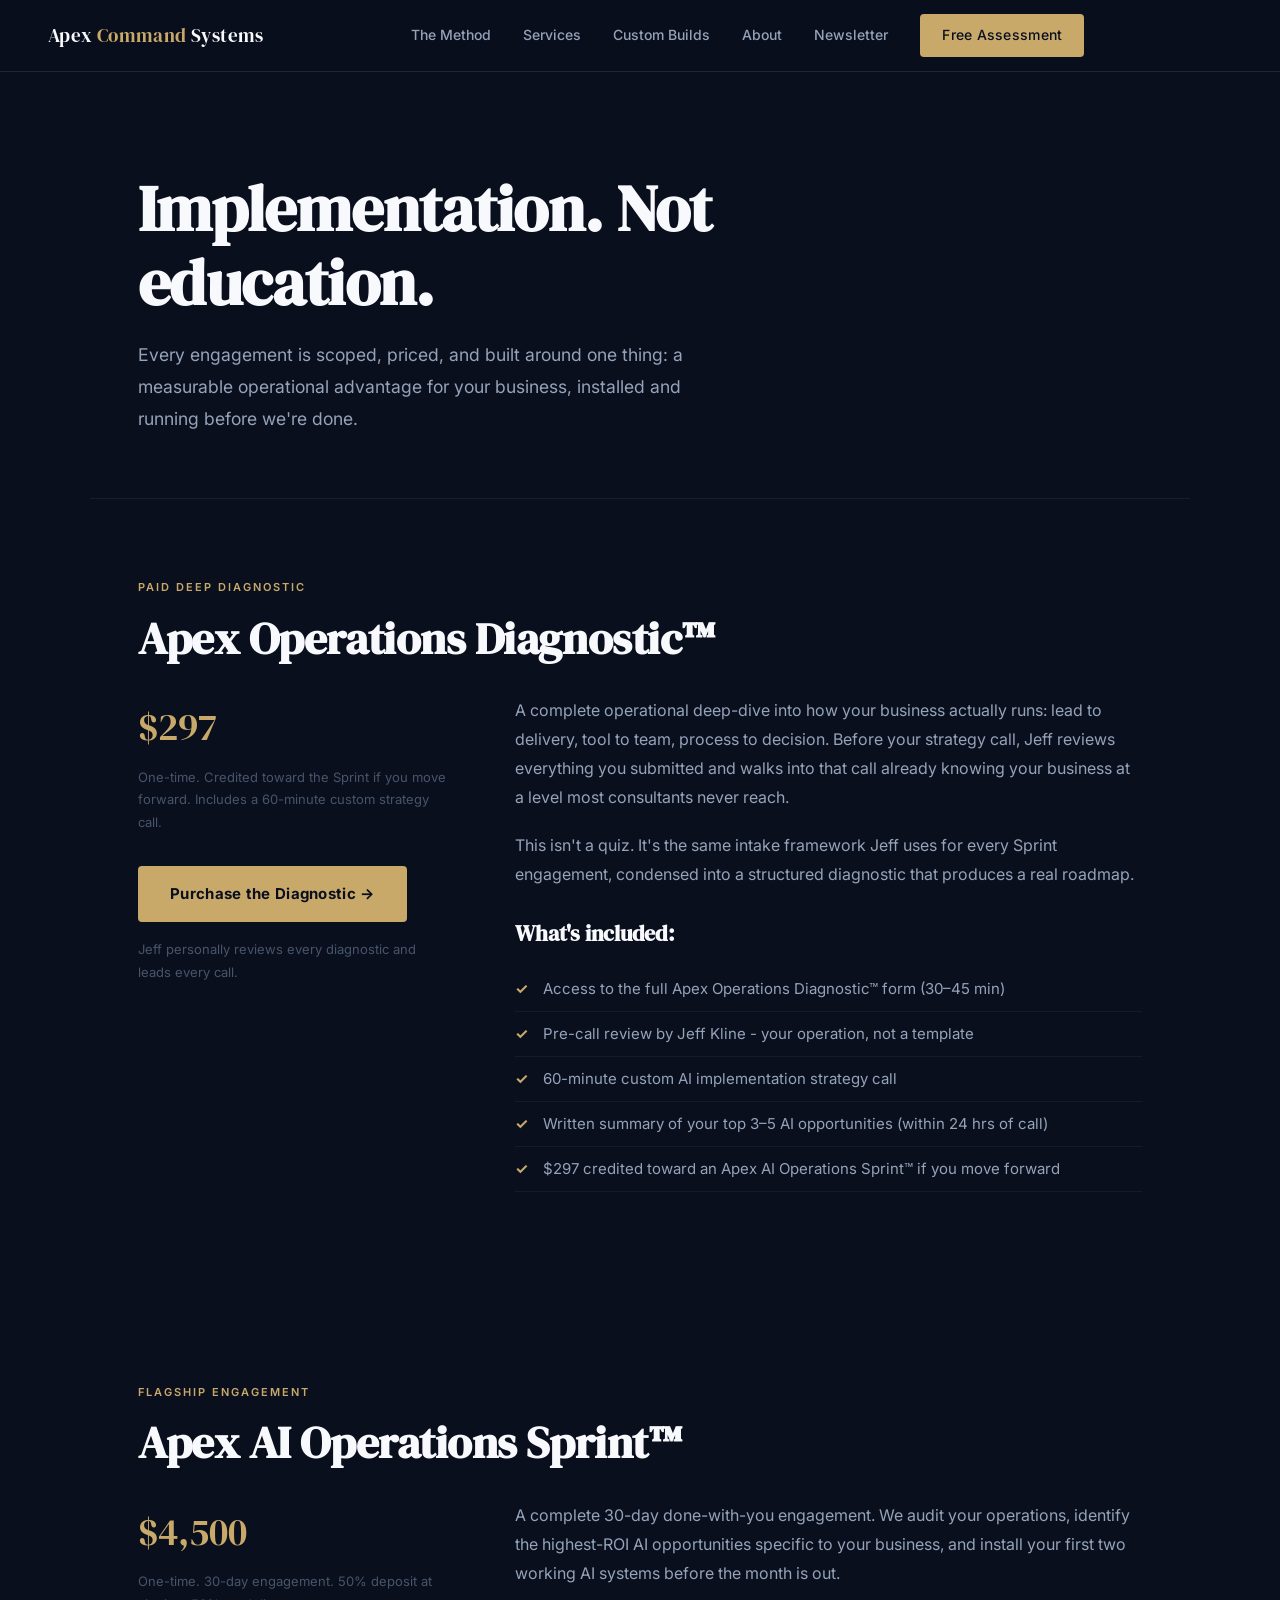
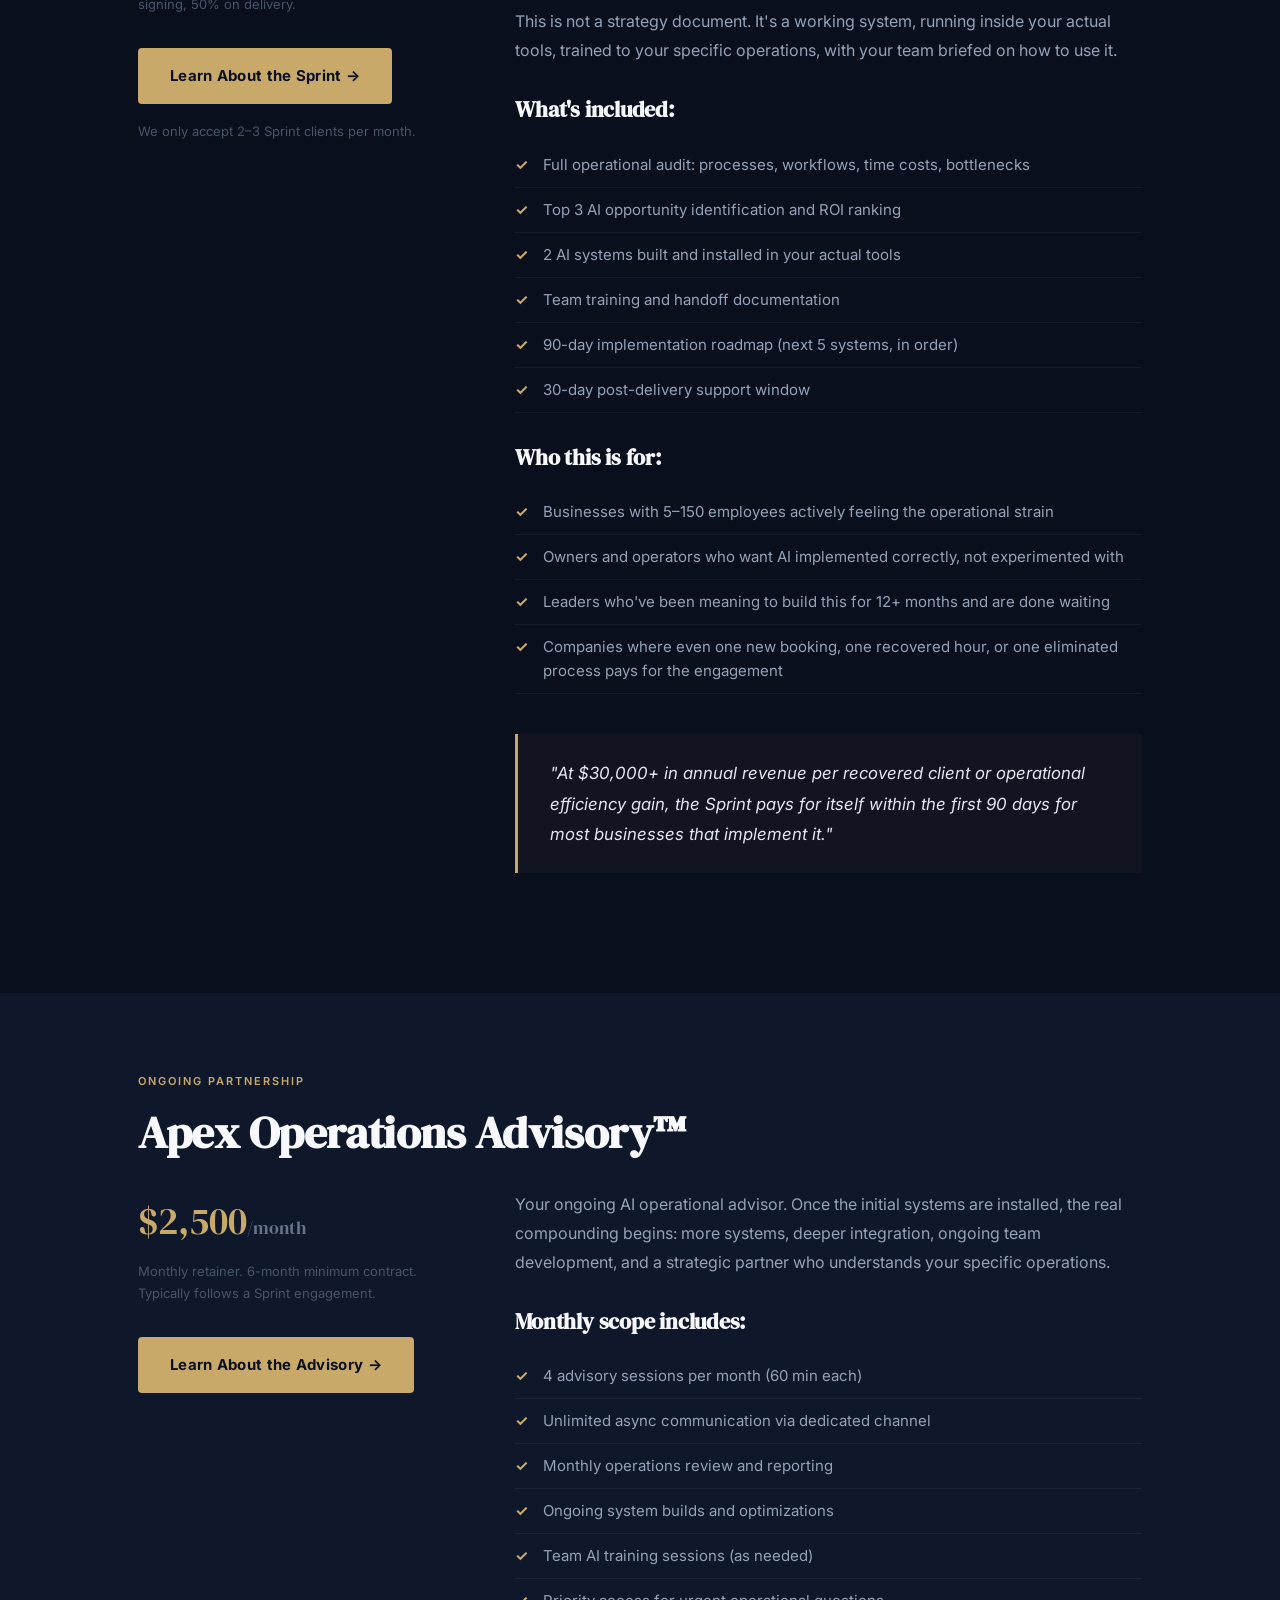
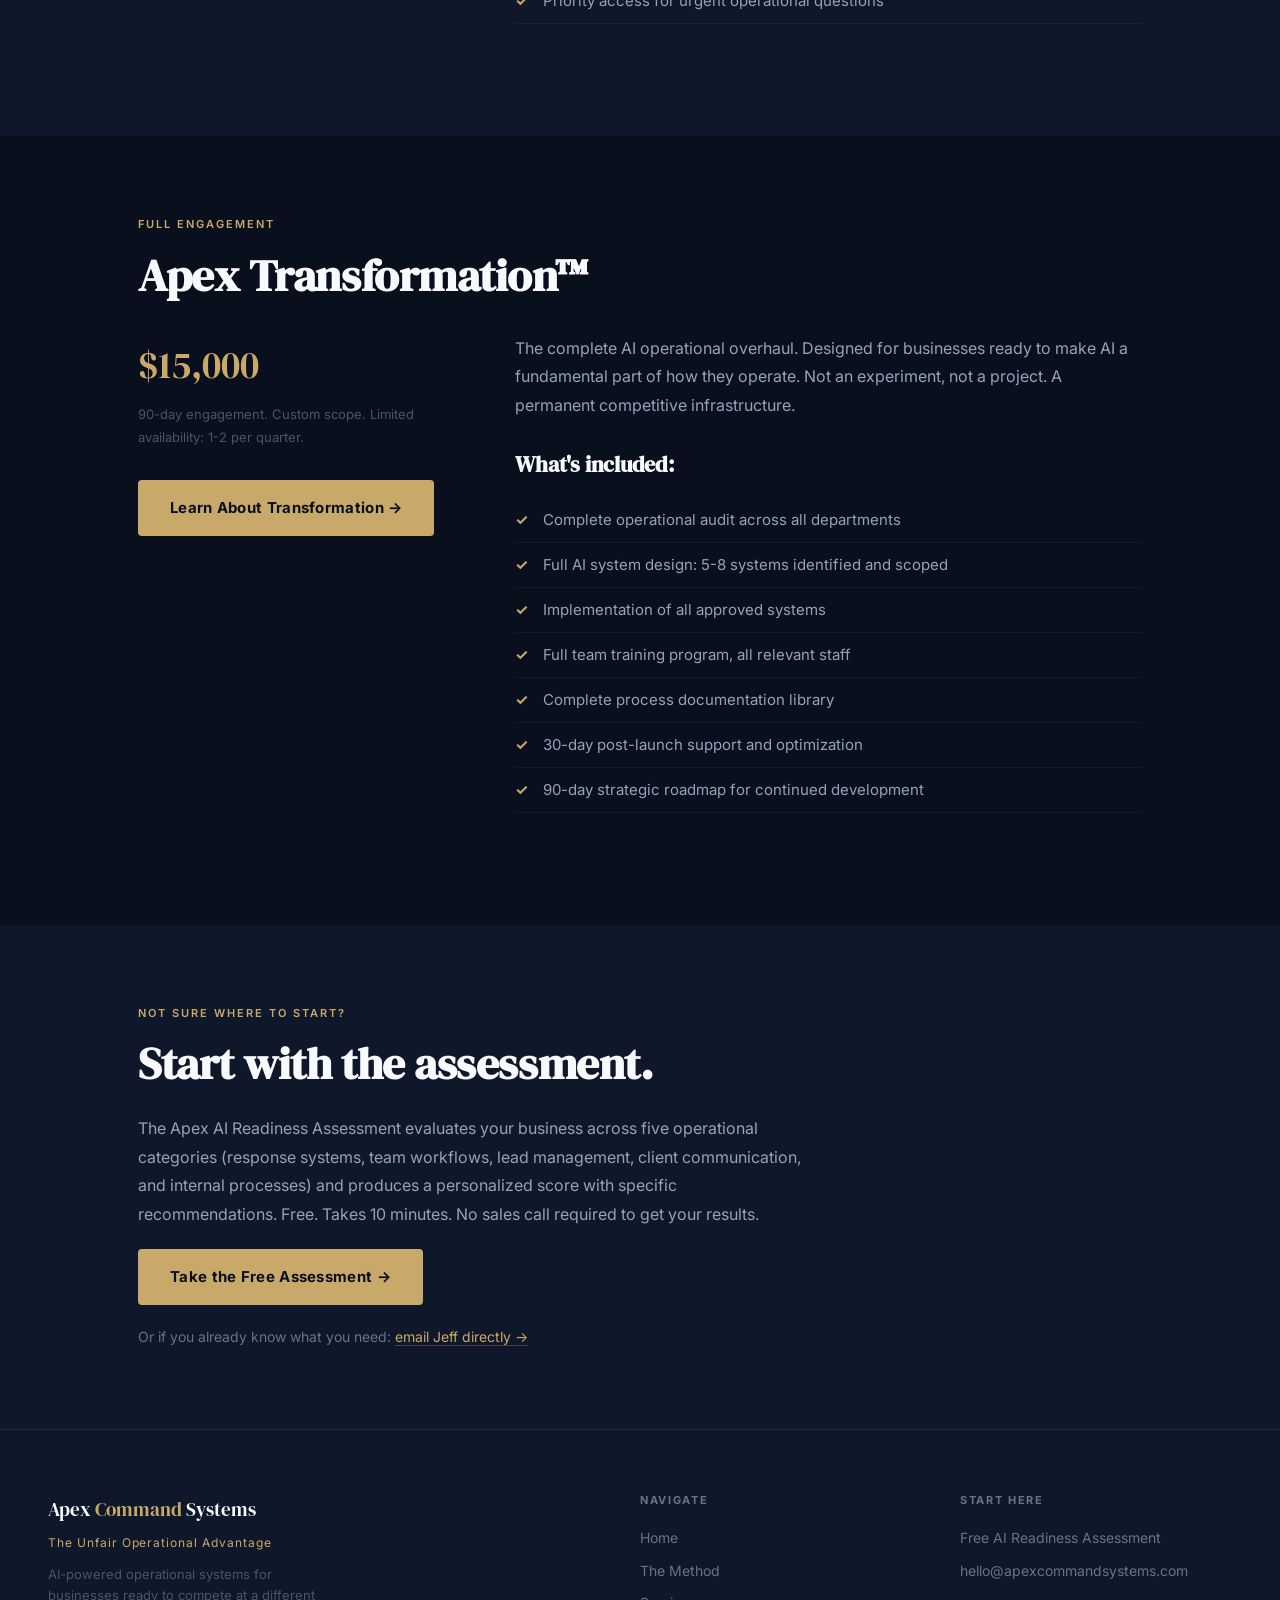
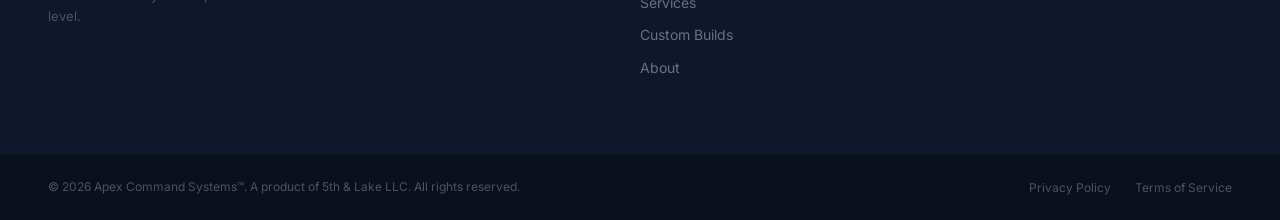
<file: services.html>
<!DOCTYPE html>
<html lang="en">
<head>
  <meta charset="UTF-8">
  <meta name="viewport" content="width=device-width, initial-scale=1.0">
  <title>Services | Apex Command Systems&trade;</title>
  <meta name="description" content="AI implementation packages for businesses ready to build an operational advantage. The Apex AI Operations Sprint&trade;, Advisory Retainer, and full Transformation engagements.">
  <link rel="preconnect" href="https://fonts.googleapis.com">
  <link rel="preconnect" href="https://fonts.gstatic.com" crossorigin>
  <link href="https://fonts.googleapis.com/css2?family=DM+Serif+Display:ital@0;1&family=Inter:wght@300;400;500;600;700&display=swap" rel="stylesheet">
  <link rel="icon" type="image/png" href="/favicon.png" sizes="any">
  <link rel="apple-touch-icon" href="/favicon.png">
  <link rel="stylesheet" href="/style.css">
</head>
<body>

  <nav>
    <div><a href="/" class="nav-logo">Apex <span>Command</span> Systems</a></div>
    <div class="nav-links" id="navLinks">
      <a href="/#methodology">The Method</a>
      <a href="/services.html">Services</a>
      <a href="/custom-build.html">Custom Builds</a>
      <a href="/about.html">About</a>
      <a href="https://solomonapex.com/wealth-builder.html" target="_blank">Newsletter</a>
      <a href="/assessment.html" class="nav-cta">Free Assessment</a>
    </div>
    <div class="hamburger" id="hamburger" onclick="toggleNav()">
      <span></span><span></span><span></span>
    </div>
  </nav>

  <div class="page-header">
    <h1>Implementation. Not education.</h1>
    <p>Every engagement is scoped, priced, and built around one thing: a measurable operational advantage for your business, installed and running before we're done.</p>
  </div>

  <!-- DIAGNOSTIC -->
  <div class="section" id="diagnostic">
    <span class="section-label">Paid Deep Diagnostic</span>
    <h2 class="section-heading">Apex Operations Diagnostic&trade;</h2>
    <div style="display: flex; gap: 64px; flex-wrap: wrap; align-items: flex-start; margin-top: 32px;">
      <div style="flex: 1; min-width: 280px;">
        <div class="service-price" style="font-size: 2.4rem; margin-bottom: 8px;">$297</div>
        <p style="font-size: 13px; color: var(--gray-4); margin-bottom: 32px;">One-time. Credited toward the Sprint if you move forward. Includes a 60-minute custom strategy call.</p>
        <a href="https://buy.stripe.com/aFa28t8bgdyd4KifHR1Fe00" class="btn-primary" style="display: inline-block; margin-bottom: 16px;">Purchase the Diagnostic →</a>
        <p class="form-note">Jeff personally reviews every diagnostic and leads every call.</p>
      </div>
      <div style="flex: 2; min-width: 300px;">
        <p class="section-body">A complete operational deep-dive into how your business actually runs: lead to delivery, tool to team, process to decision. Before your strategy call, Jeff reviews everything you submitted and walks into that call already knowing your business at a level most consultants never reach.</p>
        <p class="section-body">This isn't a quiz. It's the same intake framework Jeff uses for every Sprint engagement, condensed into a structured diagnostic that produces a real roadmap.</p>
        <h3 style="margin: 32px 0 20px;">What's included:</h3>
        <ul class="checklist">
          <li>Access to the full Apex Operations Diagnostic&trade; form (30–45 min)</li>
          <li>Pre-call review by Jeff Kline - your operation, not a template</li>
          <li>60-minute custom AI implementation strategy call</li>
          <li>Written summary of your top 3–5 AI opportunities (within 24 hrs of call)</li>
          <li>$297 credited toward an Apex AI Operations Sprint&trade; if you move forward</li>
        </ul>
      </div>
    </div>
  </div>

  <!-- SPRINT -->
  <div class="section" id="sprint">
    <span class="section-label">Flagship Engagement</span>
    <h2 class="section-heading">Apex AI Operations Sprint&trade;</h2>
    <div style="display: flex; gap: 64px; flex-wrap: wrap; align-items: flex-start; margin-top: 32px;">
      <div style="flex: 1; min-width: 280px;">
        <div class="service-price" style="font-size: 2.4rem; margin-bottom: 8px;">$4,500</div>
        <p style="font-size: 13px; color: var(--gray-4); margin-bottom: 32px;">One-time. 30-day engagement. 50% deposit at signing, 50% on delivery.</p>
        <a href="/sprint.html" class="btn-primary" style="display: inline-block; margin-bottom: 16px;">Learn About the Sprint →</a>
        <p class="form-note">We only accept 2–3 Sprint clients per month.</p>
      </div>
      <div style="flex: 2; min-width: 300px;">
        <p class="section-body">A complete 30-day done-with-you engagement. We audit your operations, identify the highest-ROI AI opportunities specific to your business, and install your first two working AI systems before the month is out.</p>
        <p class="section-body">This is not a strategy document. It's a working system, running inside your actual tools, trained to your specific operations, with your team briefed on how to use it.</p>
        <h3 style="margin: 32px 0 20px;">What's included:</h3>
        <ul class="checklist">
          <li>Full operational audit: processes, workflows, time costs, bottlenecks</li>
          <li>Top 3 AI opportunity identification and ROI ranking</li>
          <li>2 AI systems built and installed in your actual tools</li>
          <li>Team training and handoff documentation</li>
          <li>90-day implementation roadmap (next 5 systems, in order)</li>
          <li>30-day post-delivery support window</li>
        </ul>
        <h3 style="margin: 32px 0 20px;">Who this is for:</h3>
        <ul class="checklist">
          <li>Businesses with 5–150 employees actively feeling the operational strain</li>
          <li>Owners and operators who want AI implemented correctly, not experimented with</li>
          <li>Leaders who've been meaning to build this for 12+ months and are done waiting</li>
          <li>Companies where even one new booking, one recovered hour, or one eliminated process pays for the engagement</li>
        </ul>
        <div class="pull-quote" style="margin-top: 40px;">
          <p>"At $30,000+ in annual revenue per recovered client or operational efficiency gain, the Sprint pays for itself within the first 90 days for most businesses that implement it."</p>
        </div>
      </div>
    </div>
  </div>

  <!-- ADVISORY -->
  <div class="dark-section" id="advisory">
    <div class="section">
      <span class="section-label">Ongoing Partnership</span>
      <h2 class="section-heading">Apex Operations Advisory™</h2>
      <div style="display: flex; gap: 64px; flex-wrap: wrap; align-items: flex-start; margin-top: 32px;">
        <div style="flex: 1; min-width: 280px;">
          <div class="service-price" style="font-size: 2.4rem; margin-bottom: 8px;">$2,500<span style="font-size: 1.1rem; color: var(--gray-3)">/month</span></div>
          <p style="font-size: 13px; color: var(--gray-4); margin-bottom: 32px;">Monthly retainer. 6-month minimum contract. Typically follows a Sprint engagement.</p>
          <a href="/advisory.html" class="btn-primary" style="display: inline-block;">Learn About the Advisory →</a>
        </div>
        <div style="flex: 2; min-width: 300px;">
          <p class="section-body">Your ongoing AI operational advisor. Once the initial systems are installed, the real compounding begins: more systems, deeper integration, ongoing team development, and a strategic partner who understands your specific operations.</p>
          <h3 style="margin: 32px 0 20px;">Monthly scope includes:</h3>
          <ul class="checklist">
            <li>4 advisory sessions per month (60 min each)</li>
            <li>Unlimited async communication via dedicated channel</li>
            <li>Monthly operations review and reporting</li>
            <li>Ongoing system builds and optimizations</li>
            <li>Team AI training sessions (as needed)</li>
            <li>Priority access for urgent operational questions</li>
          </ul>
        </div>
      </div>
    </div>
  </div>

  <!-- TRANSFORMATION -->
  <div class="section" id="transformation">
    <span class="section-label">Full Engagement</span>
    <h2 class="section-heading">Apex Transformation™</h2>
    <div style="display: flex; gap: 64px; flex-wrap: wrap; align-items: flex-start; margin-top: 32px;">
      <div style="flex: 1; min-width: 280px;">
        <div class="service-price" style="font-size: 2.4rem; margin-bottom: 8px;">$15,000</div>
        <p style="font-size: 13px; color: var(--gray-4); margin-bottom: 32px;">90-day engagement. Custom scope. Limited availability: 1-2 per quarter.</p>
        <a href="/transformation.html" class="btn-primary" style="display: inline-block;">Learn About Transformation →</a>
      </div>
      <div style="flex: 2; min-width: 300px;">
        <p class="section-body">The complete AI operational overhaul. Designed for businesses ready to make AI a fundamental part of how they operate. Not an experiment, not a project. A permanent competitive infrastructure.</p>
        <h3 style="margin: 32px 0 20px;">What's included:</h3>
        <ul class="checklist">
          <li>Complete operational audit across all departments</li>
          <li>Full AI system design: 5-8 systems identified and scoped</li>
          <li>Implementation of all approved systems</li>
          <li>Full team training program, all relevant staff</li>
          <li>Complete process documentation library</li>
          <li>30-day post-launch support and optimization</li>
          <li>90-day strategic roadmap for continued development</li>
        </ul>
      </div>
    </div>
  </div>

  <!-- FREE ENTRY -->
  <div class="dark-section">
    <div class="section">
      <span class="section-label">Not Sure Where to Start?</span>
      <h2 class="section-heading">Start with the assessment.</h2>
      <p class="section-body">The Apex AI Readiness Assessment evaluates your business across five operational categories (response systems, team workflows, lead management, client communication, and internal processes) and produces a personalized score with specific recommendations. Free. Takes 10 minutes. No sales call required to get your results.</p>
      <a href="/assessment.html" class="btn-primary">Take the Free Assessment →</a>
      <p class="hero-secondary" style="margin-top: 20px;">Or if you already know what you need: <a href="mailto:jeff@apexcommandsystems.com">email Jeff directly →</a></p>
    </div>
  </div>

  <footer>
    <div class="footer-brand">
      <div class="logo">Apex <span>Command</span> Systems</div>
      <div class="tagline">The Unfair Operational Advantage</div>
      <div class="desc">AI-powered operational systems for businesses ready to compete at a different level.</div>
    </div>
    <div class="footer-col">
      <h4>Navigate</h4>
      <a href="/">Home</a>
      <a href="/#methodology">The Method</a>
      <a href="/services.html">Services</a>
      <a href="/custom-build.html">Custom Builds</a>
      <a href="/about.html">About</a>
    </div>
    <div class="footer-col">
      <h4>Start Here</h4>
      <a href="/assessment.html">Free AI Readiness Assessment</a>
      <a href="mailto:hello@apexcommandsystems.com">hello@apexcommandsystems.com</a>
    </div>
  </footer>
  <div class="footer-bottom">
    <p>© 2026 Apex Command Systems&trade;. A product of 5th &amp; Lake LLC. All rights reserved.</p>
    <div><a href="/privacy.html">Privacy Policy</a><a href="/terms.html">Terms of Service</a></div>
  </div>
  <script>function toggleNav(){document.getElementById('navLinks').classList.toggle('open');}</script>
</body>
</html>
</file>
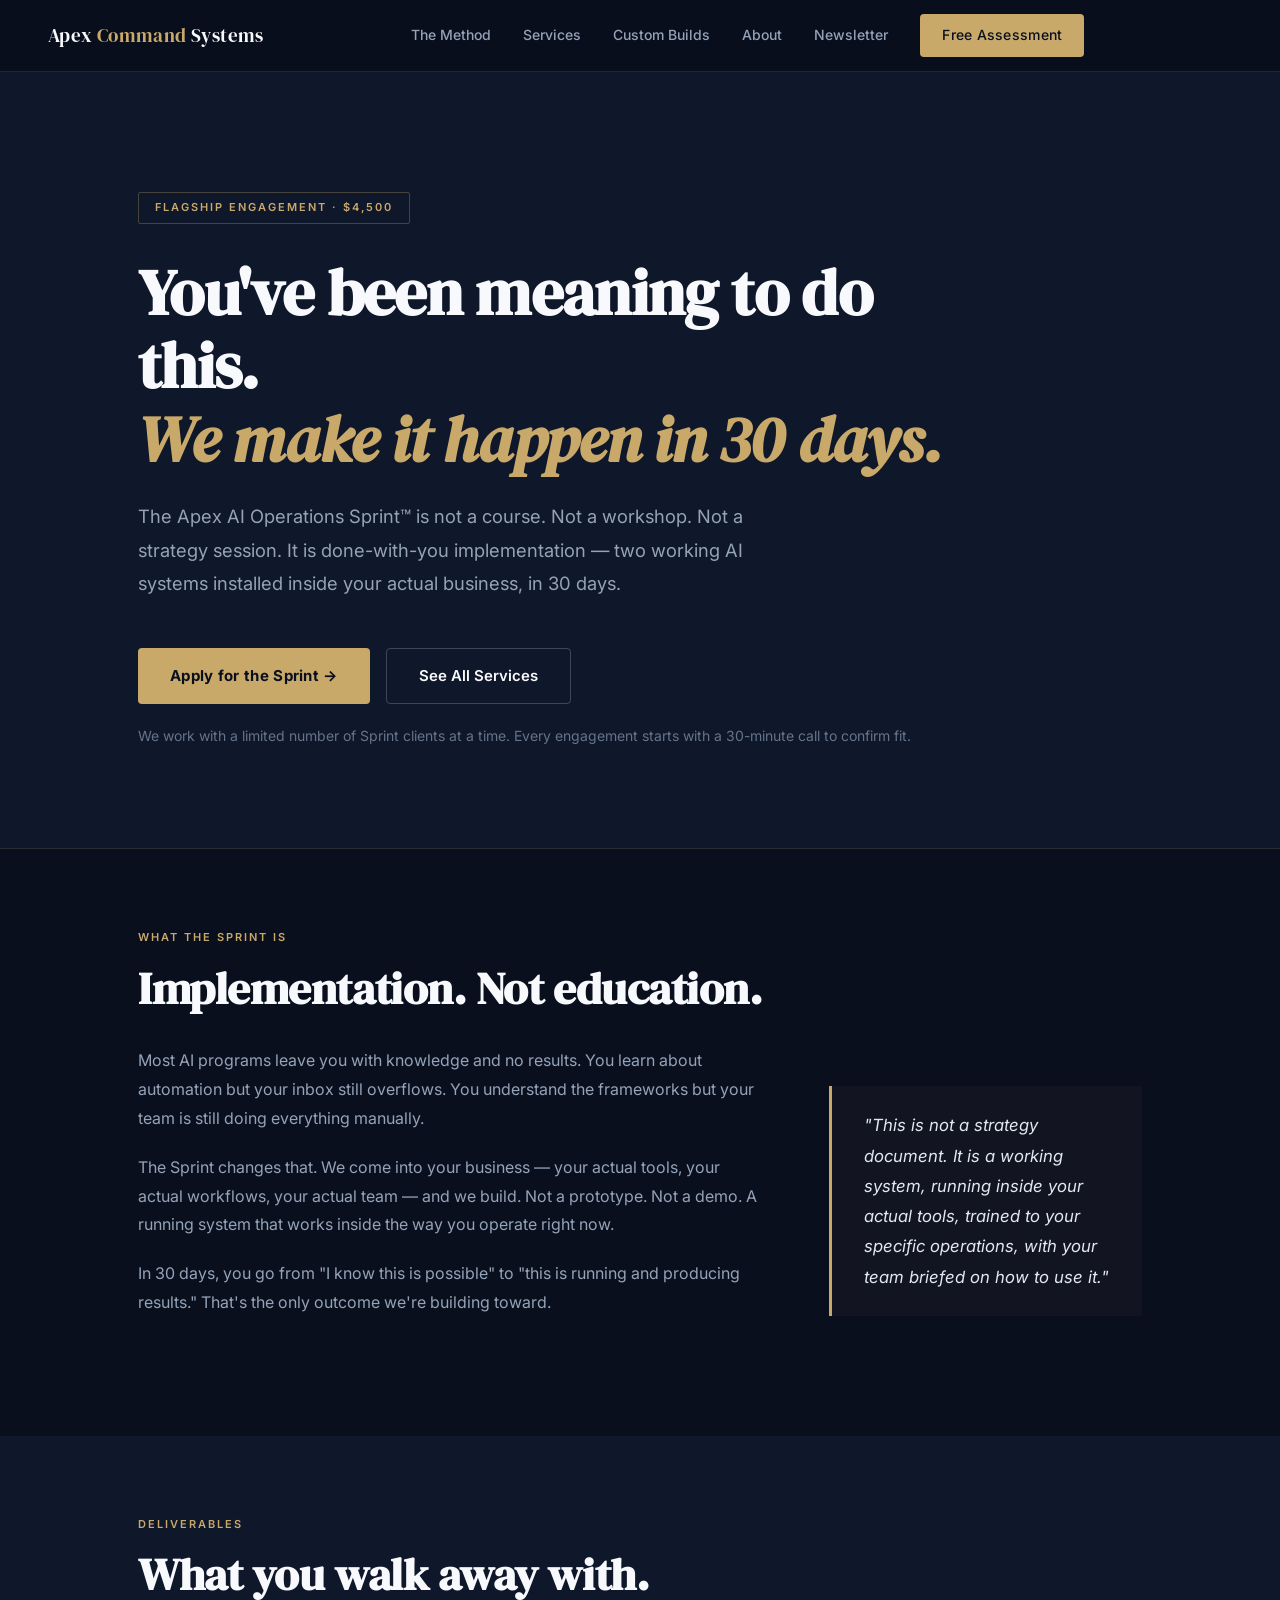
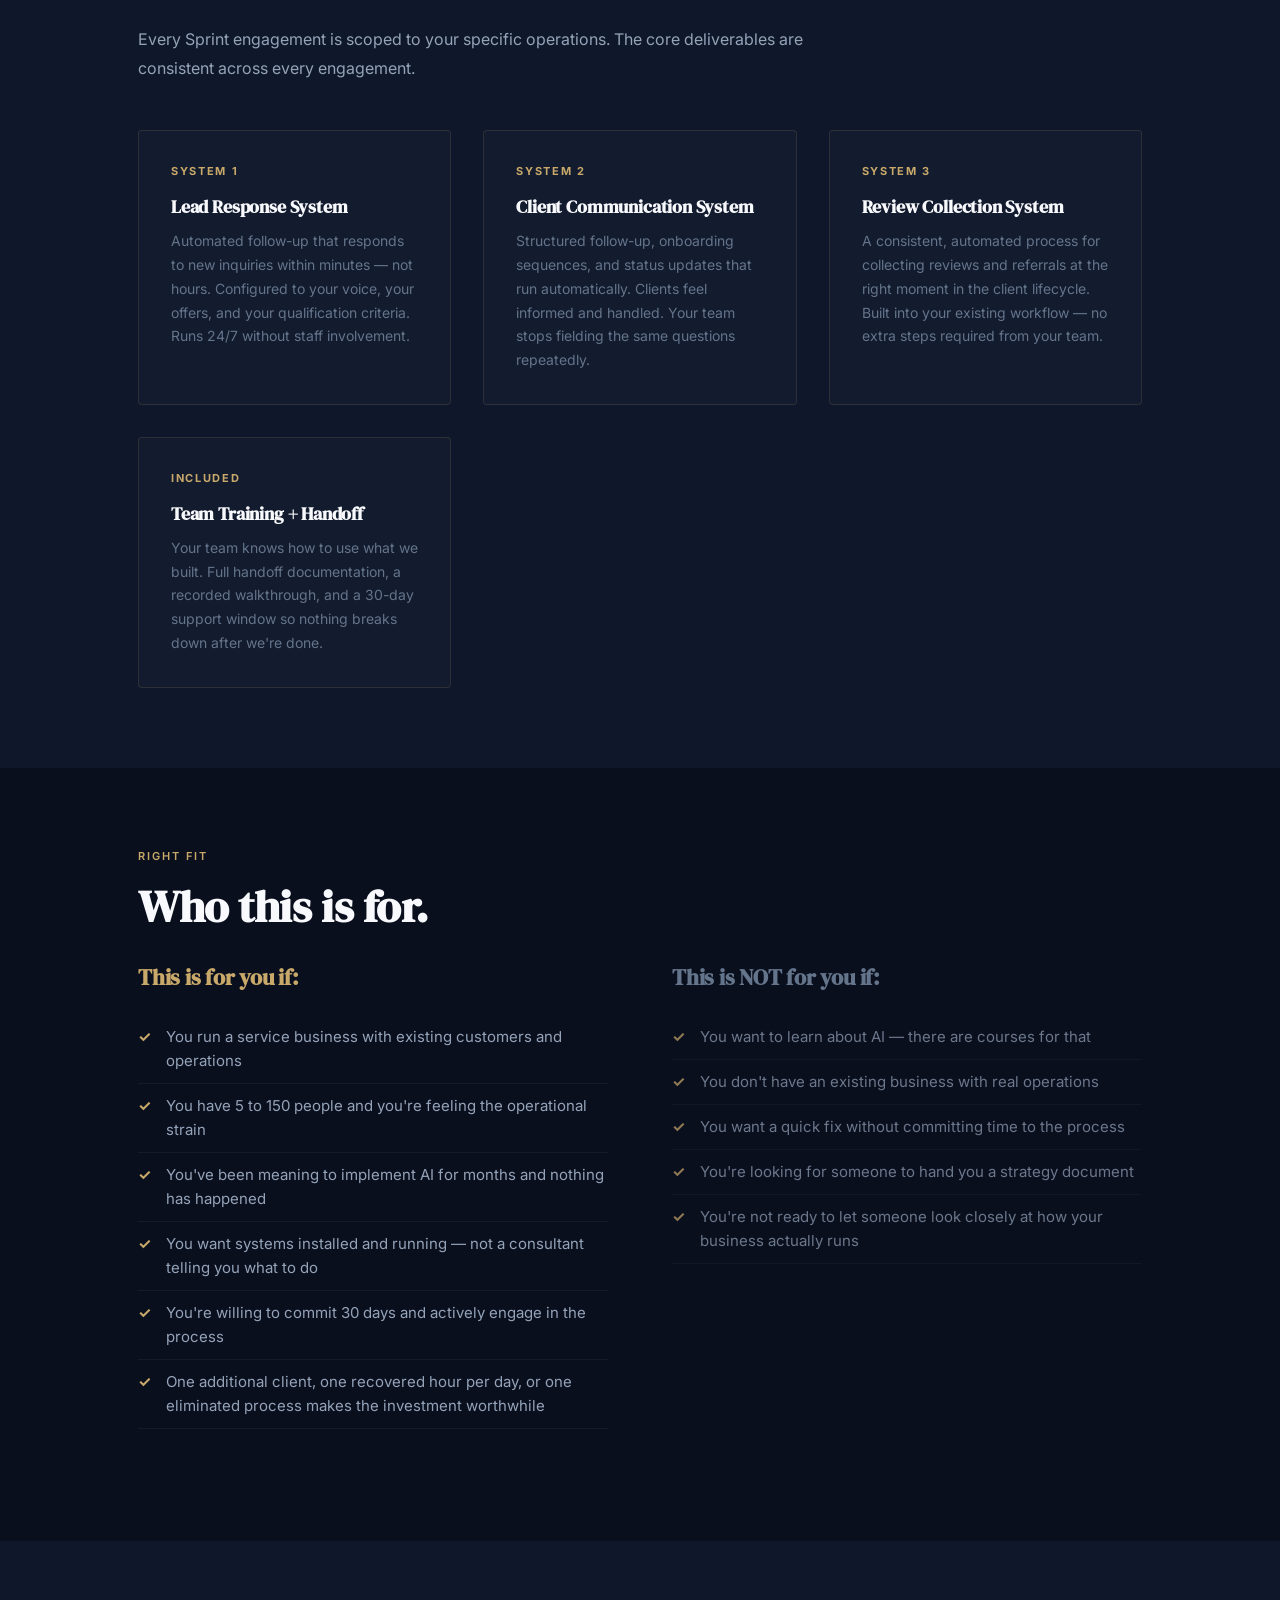
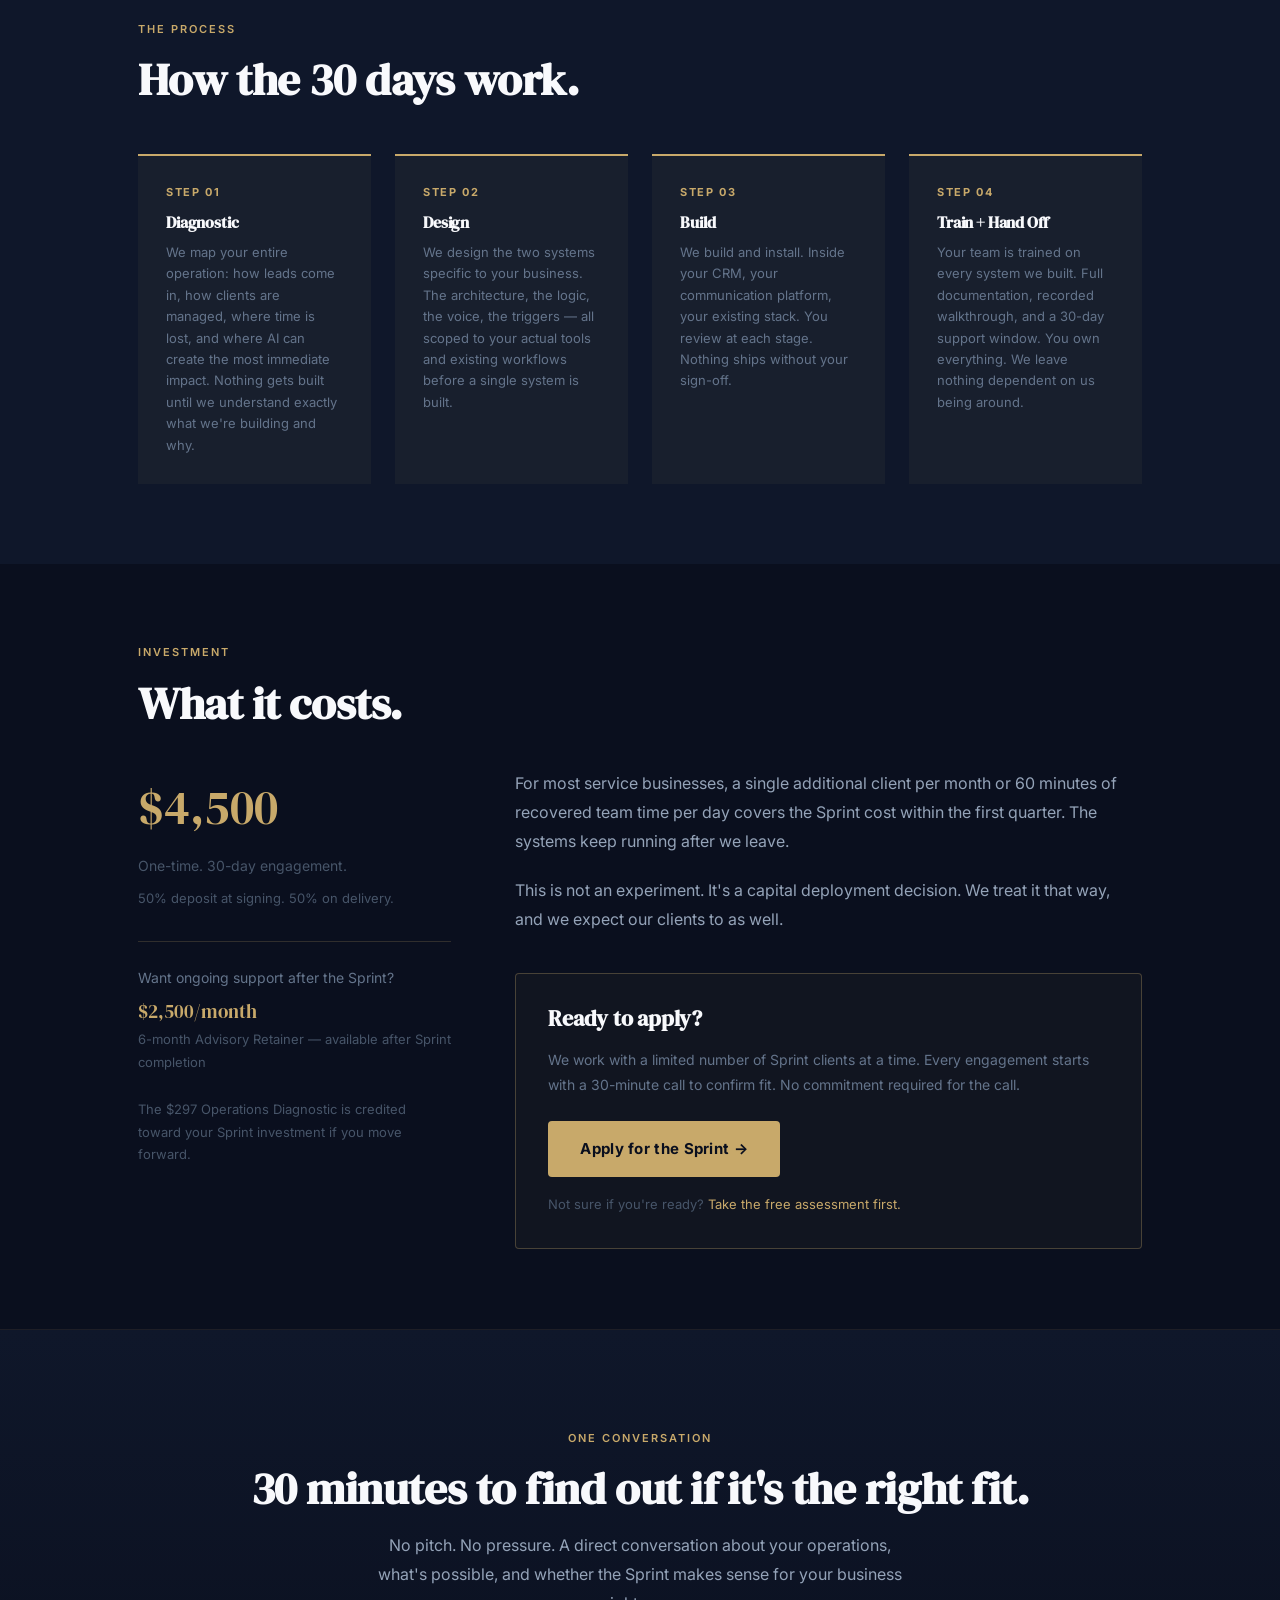
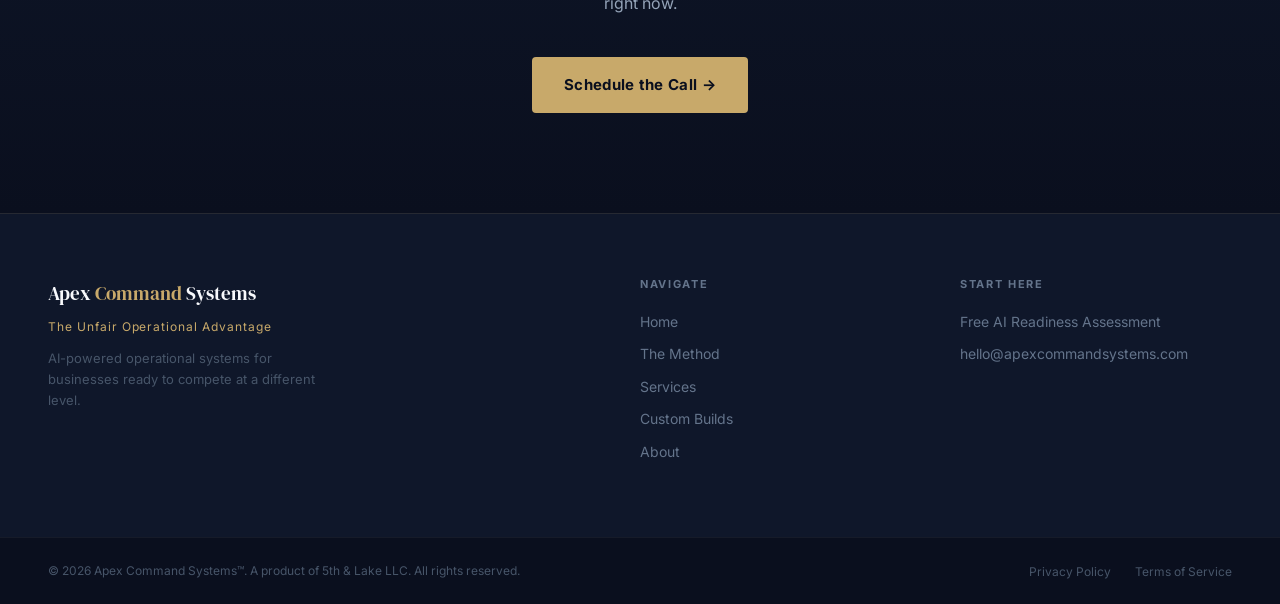
<file: sprint.html>
<!DOCTYPE html>
<html lang="en">
<head>
  <meta charset="UTF-8">
  <meta name="viewport" content="width=device-width, initial-scale=1.0">
  <title>Apex AI Operations Sprint™ | Apex Command Systems</title>
  <meta name="description" content="30 days. Two AI systems installed inside your actual business. The Apex AI Operations Sprint™ is done-with-you implementation — not a course, not consulting.">
  <link rel="preconnect" href="https://fonts.googleapis.com">
  <link rel="preconnect" href="https://fonts.gstatic.com" crossorigin>
  <link href="https://fonts.googleapis.com/css2?family=DM+Serif+Display:ital@0;1&family=Inter:wght@300;400;500;600;700&display=swap" rel="stylesheet">
  <link rel="icon" type="image/png" href="/favicon.png" sizes="any">
  <link rel="apple-touch-icon" href="/favicon.png">
  <link rel="stylesheet" href="/style.css">
</head>
<body>

  <nav>
    <div><a href="/" class="nav-logo">Apex <span>Command</span> Systems</a></div>
    <div class="nav-links" id="navLinks">
      <a href="/#methodology">The Method</a>
      <a href="/services.html">Services</a>
      <a href="/custom-build.html">Custom Builds</a>
      <a href="/about.html">About</a>
      <a href="https://solomonapex.com/wealth-builder.html" target="_blank">Newsletter</a>
      <a href="/assessment.html" class="nav-cta">Free Assessment</a>
    </div>
    <div class="hamburger" id="hamburger" onclick="toggleNav()">
      <span></span><span></span><span></span>
    </div>
  </nav>

  <!-- HERO -->
  <div style="background: var(--bg-2); border-bottom: 1px solid rgba(200,169,106,0.15);">
    <div class="hero">
      <span class="hero-eyebrow">Flagship Engagement · $4,500</span>
      <h1>You've been meaning to do this.<br><em>We make it happen in 30 days.</em></h1>
      <p class="hero-sub">The Apex AI Operations Sprint™ is not a course. Not a workshop. Not a strategy session. It is done-with-you implementation — two working AI systems installed inside your actual business, in 30 days.</p>
      <div class="hero-actions">
        <a href="https://calendly.com/solomonapex01/30min" class="btn-primary">Apply for the Sprint →</a>
        <a href="/services.html" class="btn-secondary">See All Services</a>
      </div>
      <p class="hero-secondary">We work with a limited number of Sprint clients at a time. Every engagement starts with a 30-minute call to confirm fit.</p>
    </div>
  </div>

  <!-- WHAT IT IS -->
  <div class="section">
    <span class="section-label">What the Sprint Is</span>
    <h2 class="section-heading">Implementation. Not education.</h2>
    <div style="display: flex; gap: 64px; flex-wrap: wrap; margin-top: 32px;">
      <div style="flex: 2; min-width: 300px;">
        <p class="section-body">Most AI programs leave you with knowledge and no results. You learn about automation but your inbox still overflows. You understand the frameworks but your team is still doing everything manually.</p>
        <p class="section-body">The Sprint changes that. We come into your business — your actual tools, your actual workflows, your actual team — and we build. Not a prototype. Not a demo. A running system that works inside the way you operate right now.</p>
        <p class="section-body">In 30 days, you go from "I know this is possible" to "this is running and producing results." That's the only outcome we're building toward.</p>
      </div>
      <div style="flex: 1; min-width: 260px;">
        <div class="pull-quote">
          <p>"This is not a strategy document. It is a working system, running inside your actual tools, trained to your specific operations, with your team briefed on how to use it."</p>
        </div>
      </div>
    </div>
  </div>

  <!-- WHAT YOU GET -->
  <div class="dark-section">
    <div class="section">
      <span class="section-label">Deliverables</span>
      <h2 class="section-heading">What you walk away with.</h2>
      <p class="section-body" style="margin-bottom: 48px;">Every Sprint engagement is scoped to your specific operations. The core deliverables are consistent across every engagement.</p>
      <div class="problem-grid">
        <div class="problem-card">
          <div style="color: var(--gold); font-size: 11px; font-weight: 700; letter-spacing: 0.15em; text-transform: uppercase; margin-bottom: 16px;">System 1</div>
          <h3>Lead Response System</h3>
          <p>Automated follow-up that responds to new inquiries within minutes — not hours. Configured to your voice, your offers, and your qualification criteria. Runs 24/7 without staff involvement.</p>
        </div>
        <div class="problem-card">
          <div style="color: var(--gold); font-size: 11px; font-weight: 700; letter-spacing: 0.15em; text-transform: uppercase; margin-bottom: 16px;">System 2</div>
          <h3>Client Communication System</h3>
          <p>Structured follow-up, onboarding sequences, and status updates that run automatically. Clients feel informed and handled. Your team stops fielding the same questions repeatedly.</p>
        </div>
        <div class="problem-card">
          <div style="color: var(--gold); font-size: 11px; font-weight: 700; letter-spacing: 0.15em; text-transform: uppercase; margin-bottom: 16px;">System 3</div>
          <h3>Review Collection System</h3>
          <p>A consistent, automated process for collecting reviews and referrals at the right moment in the client lifecycle. Built into your existing workflow — no extra steps required from your team.</p>
        </div>
        <div class="problem-card">
          <div style="color: var(--gold); font-size: 11px; font-weight: 700; letter-spacing: 0.15em; text-transform: uppercase; margin-bottom: 16px;">Included</div>
          <h3>Team Training + Handoff</h3>
          <p>Your team knows how to use what we built. Full handoff documentation, a recorded walkthrough, and a 30-day support window so nothing breaks down after we're done.</p>
        </div>
      </div>
    </div>
  </div>

  <!-- WHO IT IS FOR -->
  <div class="section">
    <span class="section-label">Right Fit</span>
    <h2 class="section-heading">Who this is for.</h2>
    <div style="display: flex; gap: 64px; flex-wrap: wrap; margin-top: 32px;">
      <div style="flex: 1; min-width: 280px;">
        <h3 style="color: var(--gold); margin-bottom: 24px;">This is for you if:</h3>
        <ul class="checklist">
          <li>You run a service business with existing customers and operations</li>
          <li>You have 5 to 150 people and you're feeling the operational strain</li>
          <li>You've been meaning to implement AI for months and nothing has happened</li>
          <li>You want systems installed and running — not a consultant telling you what to do</li>
          <li>You're willing to commit 30 days and actively engage in the process</li>
          <li>One additional client, one recovered hour per day, or one eliminated process makes the investment worthwhile</li>
        </ul>
      </div>
      <div style="flex: 1; min-width: 280px;">
        <h3 style="color: var(--gray-3); margin-bottom: 24px;">This is NOT for you if:</h3>
        <ul class="checklist" style="opacity: 0.7;">
          <li>You want to learn about AI — there are courses for that</li>
          <li>You don't have an existing business with real operations</li>
          <li>You want a quick fix without committing time to the process</li>
          <li>You're looking for someone to hand you a strategy document</li>
          <li>You're not ready to let someone look closely at how your business actually runs</li>
        </ul>
      </div>
    </div>
  </div>

  <!-- THE PROCESS -->
  <div class="dark-section">
    <div class="section">
      <span class="section-label">The Process</span>
      <h2 class="section-heading">How the 30 days work.</h2>
      <div class="method-grid" style="margin-top: 48px;">
        <div class="method-card">
          <div class="method-num">STEP 01</div>
          <h3>Diagnostic</h3>
          <p>We map your entire operation: how leads come in, how clients are managed, where time is lost, and where AI can create the most immediate impact. Nothing gets built until we understand exactly what we're building and why.</p>
        </div>
        <div class="method-card">
          <div class="method-num">STEP 02</div>
          <h3>Design</h3>
          <p>We design the two systems specific to your business. The architecture, the logic, the voice, the triggers — all scoped to your actual tools and existing workflows before a single system is built.</p>
        </div>
        <div class="method-card">
          <div class="method-num">STEP 03</div>
          <h3>Build</h3>
          <p>We build and install. Inside your CRM, your communication platform, your existing stack. You review at each stage. Nothing ships without your sign-off.</p>
        </div>
        <div class="method-card">
          <div class="method-num">STEP 04</div>
          <h3>Train + Hand Off</h3>
          <p>Your team is trained on every system we built. Full documentation, recorded walkthrough, and a 30-day support window. You own everything. We leave nothing dependent on us being around.</p>
        </div>
      </div>
    </div>
  </div>

  <!-- INVESTMENT -->
  <div class="section">
    <span class="section-label">Investment</span>
    <h2 class="section-heading">What it costs.</h2>
    <div style="display: flex; gap: 64px; flex-wrap: wrap; margin-top: 40px; align-items: flex-start;">
      <div style="flex: 1; min-width: 260px;">
        <div class="service-price" style="font-size: 3rem; margin-bottom: 8px;">$4,500</div>
        <p style="font-size: 14px; color: var(--gray-4); margin-bottom: 8px;">One-time. 30-day engagement.</p>
        <p style="font-size: 13px; color: var(--gray-4); margin-bottom: 32px;">50% deposit at signing. 50% on delivery.</p>
        <div style="border-top: 1px solid rgba(200,169,106,0.2); padding-top: 24px; margin-bottom: 24px;">
          <p style="font-size: 14px; color: var(--gray-3); margin-bottom: 4px;">Want ongoing support after the Sprint?</p>
          <p style="font-size: 1.2rem; color: var(--gold); font-family: 'DM Serif Display', serif;">$2,500/month</p>
          <p style="font-size: 13px; color: var(--gray-4);">6-month Advisory Retainer — available after Sprint completion</p>
        </div>
        <p style="font-size: 13px; color: var(--gray-4);">The $297 Operations Diagnostic is credited toward your Sprint investment if you move forward.</p>
      </div>
      <div style="flex: 2; min-width: 300px;">
        <p class="section-body">For most service businesses, a single additional client per month or 60 minutes of recovered team time per day covers the Sprint cost within the first quarter. The systems keep running after we leave.</p>
        <p class="section-body">This is not an experiment. It's a capital deployment decision. We treat it that way, and we expect our clients to as well.</p>
        <div style="margin-top: 40px; padding: 32px; border: 1px solid rgba(200,169,106,0.3); border-radius: 4px; background: rgba(200,169,106,0.04);">
          <h3 style="margin-bottom: 16px;">Ready to apply?</h3>
          <p style="font-size: 14px; color: var(--gray-3); margin-bottom: 24px;">We work with a limited number of Sprint clients at a time. Every engagement starts with a 30-minute call to confirm fit. No commitment required for the call.</p>
          <a href="https://calendly.com/solomonapex01/30min" class="btn-primary">Apply for the Sprint →</a>
          <p class="form-note" style="margin-top: 16px;">Not sure if you're ready? <a href="/assessment.html">Take the free assessment first.</a></p>
        </div>
      </div>
    </div>
  </div>

  <!-- FOOTER CTA -->
  <div class="dark-section">
    <div class="cta-section">
      <span class="section-label">One Conversation</span>
      <h2>30 minutes to find out if it's the right fit.</h2>
      <p class="section-body">No pitch. No pressure. A direct conversation about your operations, what's possible, and whether the Sprint makes sense for your business right now.</p>
      <a href="https://calendly.com/solomonapex01/30min" class="btn-primary">Schedule the Call →</a>
    </div>
  </div>

  <footer>
    <div class="footer-brand">
      <div class="logo">Apex <span>Command</span> Systems</div>
      <div class="tagline">The Unfair Operational Advantage</div>
      <div class="desc">AI-powered operational systems for businesses ready to compete at a different level.</div>
    </div>
    <div class="footer-col">
      <h4>Navigate</h4>
      <a href="/">Home</a>
      <a href="/#methodology">The Method</a>
      <a href="/services.html">Services</a>
      <a href="/custom-build.html">Custom Builds</a>
      <a href="/about.html">About</a>
    </div>
    <div class="footer-col">
      <h4>Start Here</h4>
      <a href="/assessment.html">Free AI Readiness Assessment</a>
      <a href="mailto:hello@apexcommandsystems.com">hello@apexcommandsystems.com</a>
    </div>
  </footer>
  <div class="footer-bottom">
    <p>© 2026 Apex Command Systems™. A product of 5th &amp; Lake LLC. All rights reserved.</p>
    <div><a href="/privacy.html">Privacy Policy</a><a href="/terms.html">Terms of Service</a></div>
  </div>
  <script>function toggleNav(){document.getElementById('navLinks').classList.toggle('open');}</script>
</body>
</html>
</file>
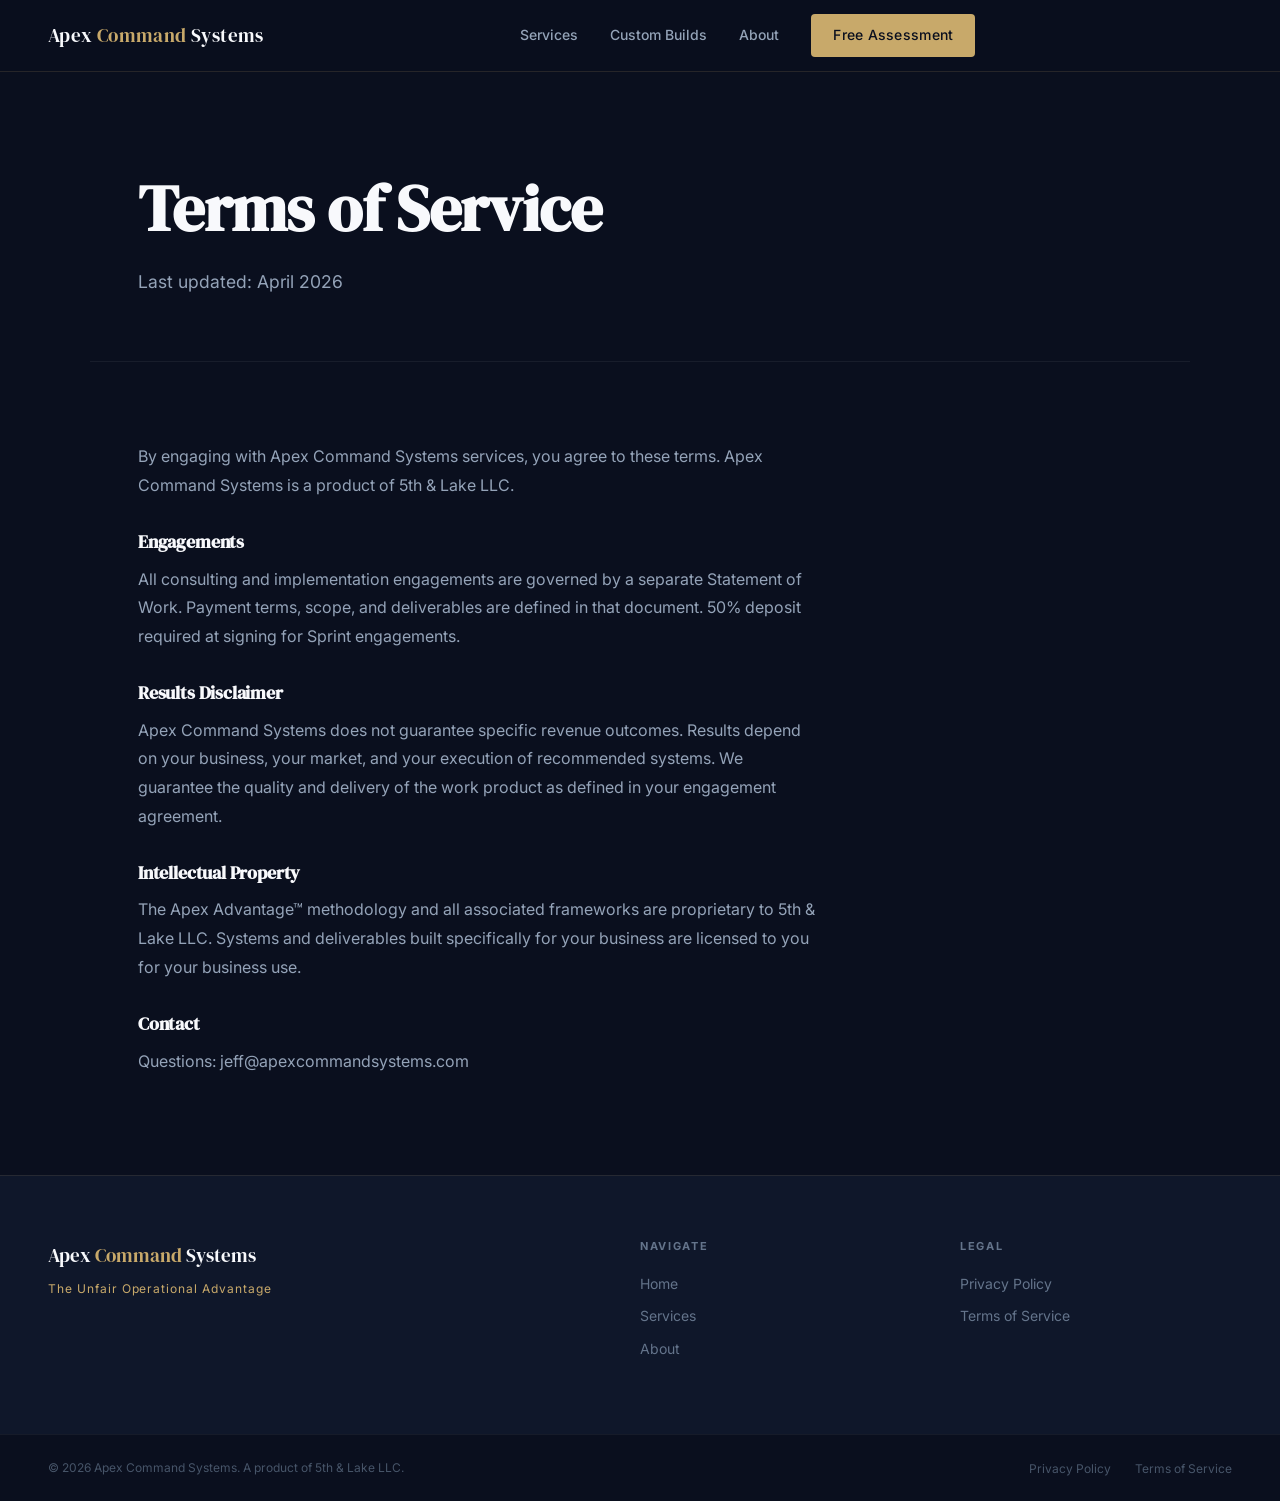
<file: terms.html>
<!DOCTYPE html>
<html lang="en">
<head>
  <meta charset="UTF-8">
  <meta name="viewport" content="width=device-width, initial-scale=1.0">
  <title>Terms of Service — Apex Command Systems</title>
  <link rel="preconnect" href="https://fonts.googleapis.com">
  <link rel="preconnect" href="https://fonts.gstatic.com" crossorigin>
  <link href="https://fonts.googleapis.com/css2?family=DM+Serif+Display:ital@0;1&family=Inter:wght@300;400;500;600;700&display=swap" rel="stylesheet">
  <link rel="icon" type="image/png" href="/favicon.png" sizes="any">
  <link rel="apple-touch-icon" href="/favicon.png">
  <link rel="stylesheet" href="/style.css">
</head>
<body>
  <nav>
    <div><a href="/" class="nav-logo">Apex <span>Command</span> Systems</a></div>
    <div class="nav-links" id="navLinks">
      <a href="/services.html">Services</a>
      <a href="/custom-build.html">Custom Builds</a>
      <a href="/about.html">About</a>
      <a href="/assessment.html" class="nav-cta">Free Assessment</a>
    </div>
    <div class="hamburger" onclick="toggleNav()"><span></span><span></span><span></span></div>
  </nav>
  <div class="page-header"><h1>Terms of Service</h1><p>Last updated: April 2026</p></div>
  <div class="section">
    <p class="section-body">By engaging with Apex Command Systems services, you agree to these terms. Apex Command Systems is a product of 5th &amp; Lake LLC.</p>
    <h3 style="color:var(--white); font-size:18px; margin: 32px 0 12px;">Engagements</h3>
    <p class="section-body">All consulting and implementation engagements are governed by a separate Statement of Work. Payment terms, scope, and deliverables are defined in that document. 50% deposit required at signing for Sprint engagements.</p>
    <h3 style="color:var(--white); font-size:18px; margin: 32px 0 12px;">Results Disclaimer</h3>
    <p class="section-body">Apex Command Systems does not guarantee specific revenue outcomes. Results depend on your business, your market, and your execution of recommended systems. We guarantee the quality and delivery of the work product as defined in your engagement agreement.</p>
    <h3 style="color:var(--white); font-size:18px; margin: 32px 0 12px;">Intellectual Property</h3>
    <p class="section-body">The Apex Advantage™ methodology and all associated frameworks are proprietary to 5th &amp; Lake LLC. Systems and deliverables built specifically for your business are licensed to you for your business use.</p>
    <h3 style="color:var(--white); font-size:18px; margin: 32px 0 12px;">Contact</h3>
    <p class="section-body">Questions: jeff@apexcommandsystems.com</p>
  </div>
  <footer>
    <div class="footer-brand"><div class="logo">Apex <span>Command</span> Systems</div><div class="tagline">The Unfair Operational Advantage</div></div>
    <div class="footer-col"><h4>Navigate</h4><a href="/">Home</a><a href="/services.html">Services</a><a href="/about.html">About</a></div>
    <div class="footer-col"><h4>Legal</h4><a href="/privacy.html">Privacy Policy</a><a href="/terms.html">Terms of Service</a></div>
  </footer>
  <div class="footer-bottom">
    <p>© 2026 Apex Command Systems. A product of 5th &amp; Lake LLC.</p>
    <div><a href="/privacy.html">Privacy Policy</a><a href="/terms.html">Terms of Service</a></div>
  </div>
  <script>function toggleNav(){document.getElementById('navLinks').classList.toggle('open');}</script>
</body>
</html>
</file>
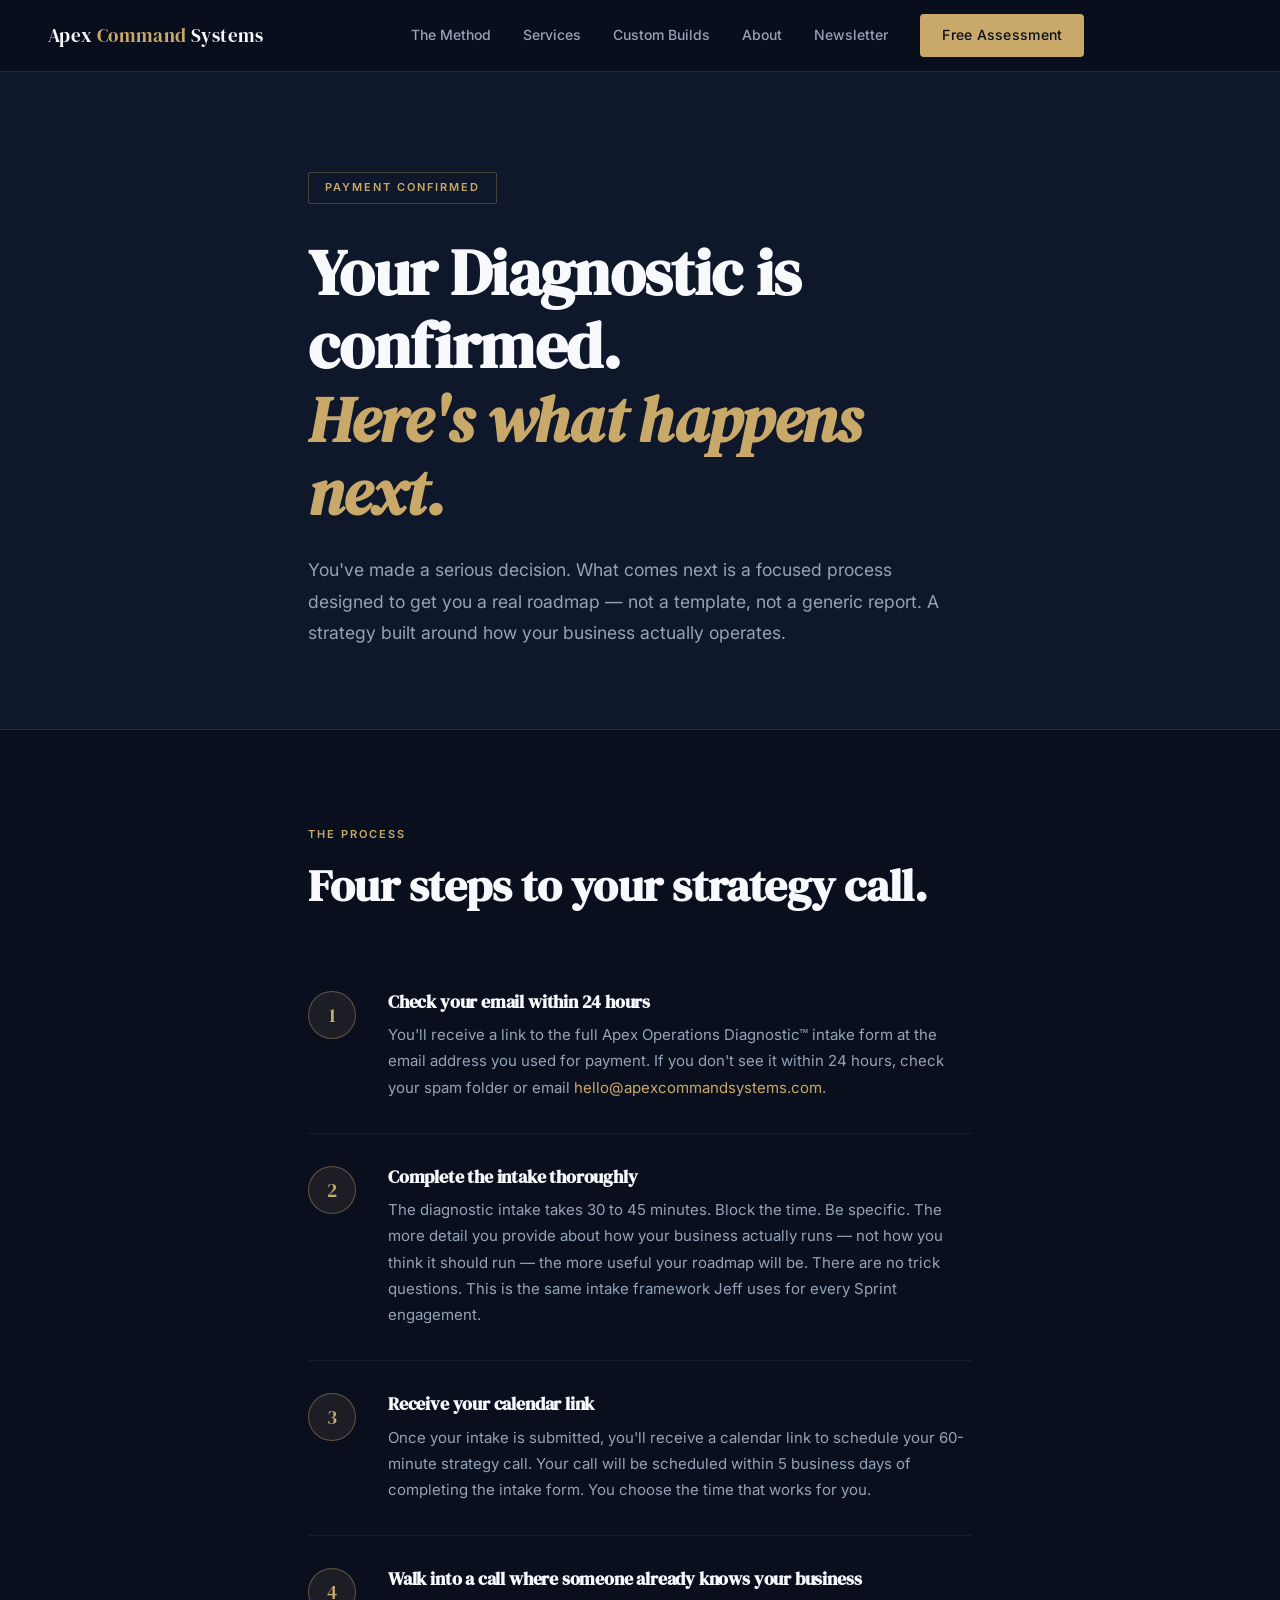
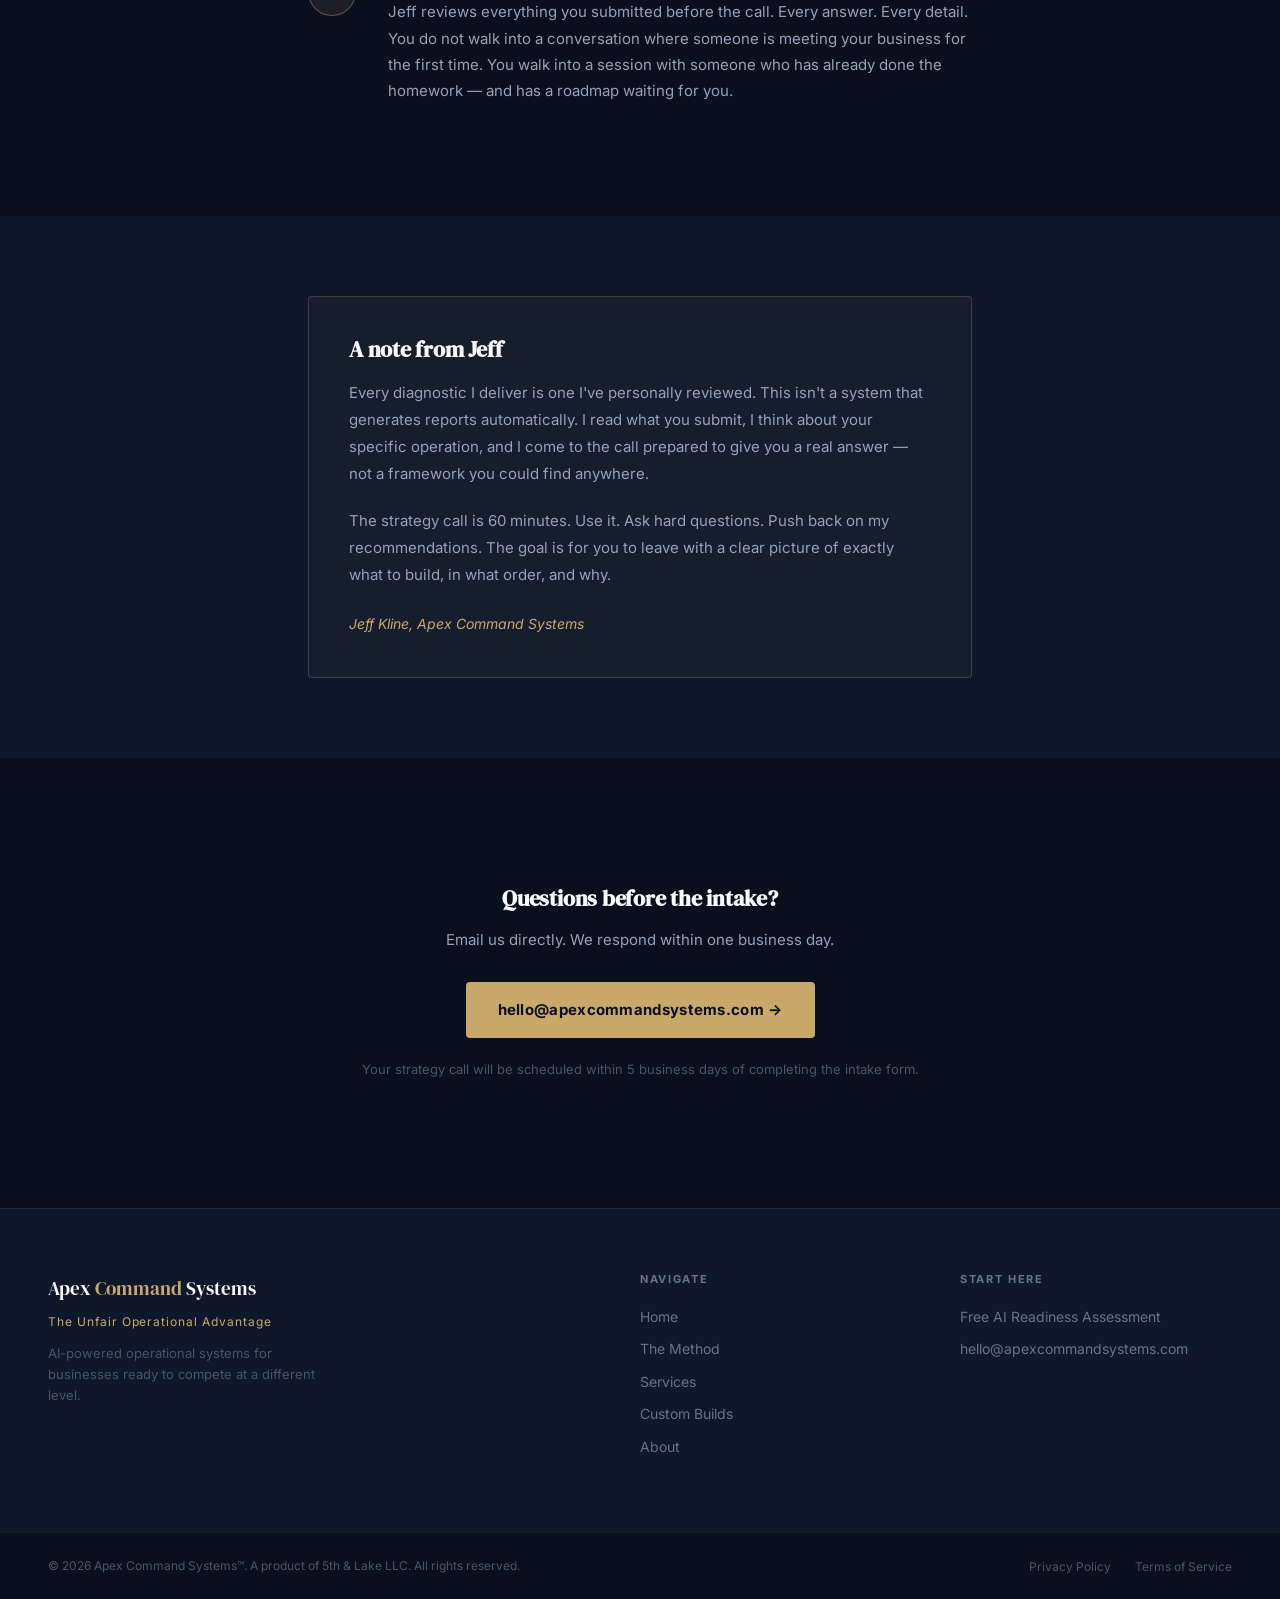
<file: thank-you-diagnostic.html>
<!DOCTYPE html>
<html lang="en">
<head>
  <meta charset="UTF-8">
  <meta name="viewport" content="width=device-width, initial-scale=1.0">
  <title>Diagnostic Confirmed | Apex Command Systems</title>
  <meta name="description" content="Your Apex Operations Diagnostic is confirmed. Here is what happens next.">
  <meta name="robots" content="noindex, nofollow">
  <link rel="preconnect" href="https://fonts.googleapis.com">
  <link rel="preconnect" href="https://fonts.gstatic.com" crossorigin>
  <link href="https://fonts.googleapis.com/css2?family=DM+Serif+Display:ital@0;1&family=Inter:wght@300;400;500;600;700&display=swap" rel="stylesheet">
  <link rel="icon" type="image/png" href="/favicon.png" sizes="any">
  <link rel="apple-touch-icon" href="/favicon.png">
  <link rel="stylesheet" href="/style.css">
  <style>
    .step-card {
      display: flex;
      gap: 32px;
      align-items: flex-start;
      padding: 32px 0;
      border-bottom: 1px solid rgba(255,255,255,0.06);
    }
    .step-card:last-child { border-bottom: none; }
    .step-num {
      flex-shrink: 0;
      width: 48px;
      height: 48px;
      border-radius: 50%;
      background: rgba(200,169,106,0.1);
      border: 1px solid rgba(200,169,106,0.4);
      display: flex;
      align-items: center;
      justify-content: center;
      font-family: 'DM Serif Display', serif;
      font-size: 1.2rem;
      color: var(--gold);
    }
    .step-body h3 { margin-bottom: 10px; font-size: 1.15rem; }
    .step-body p { font-size: 15px; color: var(--gray-2); line-height: 1.75; }
    @media (max-width: 768px) {
      .step-card { gap: 20px; }
    }
  </style>
</head>
<body>

  <nav>
    <div><a href="/" class="nav-logo">Apex <span>Command</span> Systems</a></div>
    <div class="nav-links" id="navLinks">
      <a href="/#methodology">The Method</a>
      <a href="/services.html">Services</a>
      <a href="/custom-build.html">Custom Builds</a>
      <a href="/about.html">About</a>
      <a href="https://solomonapex.com/wealth-builder.html" target="_blank">Newsletter</a>
      <a href="/assessment.html" class="nav-cta">Free Assessment</a>
    </div>
    <div class="hamburger" id="hamburger" onclick="toggleNav()">
      <span></span><span></span><span></span>
    </div>
  </nav>

  <!-- CONFIRMATION HERO -->
  <div style="background: var(--bg-2); border-bottom: 1px solid rgba(200,169,106,0.15);">
    <div style="max-width: 760px; margin: 0 auto; padding: 100px 48px 80px;">
      <span class="hero-eyebrow">Payment Confirmed</span>
      <h1 style="margin-bottom: 24px;">Your Diagnostic is confirmed.<br><em>Here's what happens next.</em></h1>
      <p style="font-size: 1.1rem; color: var(--gray-2); line-height: 1.8;">You've made a serious decision. What comes next is a focused process designed to get you a real roadmap — not a template, not a generic report. A strategy built around how your business actually operates.</p>
    </div>
  </div>

  <!-- NEXT STEPS -->
  <div class="section-sm">
    <span class="section-label" style="margin-top: 16px; display: block;">The Process</span>
    <h2 class="section-heading" style="margin-bottom: 48px;">Four steps to your strategy call.</h2>

    <div class="step-card">
      <div class="step-num">1</div>
      <div class="step-body">
        <h3>Check your email within 24 hours</h3>
        <p>You'll receive a link to the full Apex Operations Diagnostic™ intake form at the email address you used for payment. If you don't see it within 24 hours, check your spam folder or email <a href="mailto:hello@apexcommandsystems.com">hello@apexcommandsystems.com</a>.</p>
      </div>
    </div>

    <div class="step-card">
      <div class="step-num">2</div>
      <div class="step-body">
        <h3>Complete the intake thoroughly</h3>
        <p>The diagnostic intake takes 30 to 45 minutes. Block the time. Be specific. The more detail you provide about how your business actually runs — not how you think it should run — the more useful your roadmap will be. There are no trick questions. This is the same intake framework Jeff uses for every Sprint engagement.</p>
      </div>
    </div>

    <div class="step-card">
      <div class="step-num">3</div>
      <div class="step-body">
        <h3>Receive your calendar link</h3>
        <p>Once your intake is submitted, you'll receive a calendar link to schedule your 60-minute strategy call. Your call will be scheduled within 5 business days of completing the intake form. You choose the time that works for you.</p>
      </div>
    </div>

    <div class="step-card">
      <div class="step-num">4</div>
      <div class="step-body">
        <h3>Walk into a call where someone already knows your business</h3>
        <p>Jeff reviews everything you submitted before the call. Every answer. Every detail. You do not walk into a conversation where someone is meeting your business for the first time. You walk into a session with someone who has already done the homework — and has a roadmap waiting for you.</p>
      </div>
    </div>
  </div>

  <!-- NOTE SECTION -->
  <div class="dark-section">
    <div class="section-sm">
      <div style="padding: 40px; border: 1px solid rgba(200,169,106,0.25); border-radius: 4px; background: rgba(200,169,106,0.04);">
        <h3 style="margin-bottom: 16px;">A note from Jeff</h3>
        <p style="font-size: 15px; color: var(--gray-2); line-height: 1.8; margin-bottom: 20px;">Every diagnostic I deliver is one I've personally reviewed. This isn't a system that generates reports automatically. I read what you submit, I think about your specific operation, and I come to the call prepared to give you a real answer — not a framework you could find anywhere.</p>
        <p style="font-size: 15px; color: var(--gray-2); line-height: 1.8;">The strategy call is 60 minutes. Use it. Ask hard questions. Push back on my recommendations. The goal is for you to leave with a clear picture of exactly what to build, in what order, and why.</p>
        <p style="font-size: 14px; color: var(--gold); margin-top: 24px; font-style: italic;">Jeff Kline, Apex Command Systems</p>
      </div>
    </div>
  </div>

  <!-- QUESTIONS -->
  <div class="section-sm">
    <div style="text-align: center; padding: 48px 0;">
      <h3 style="margin-bottom: 16px;">Questions before the intake?</h3>
      <p style="font-size: 15px; color: var(--gray-2); max-width: 480px; margin: 0 auto 28px;">Email us directly. We respond within one business day.</p>
      <a href="mailto:hello@apexcommandsystems.com" class="btn-primary">hello@apexcommandsystems.com →</a>
      <p style="font-size: 13px; color: var(--gray-4); margin-top: 20px;">Your strategy call will be scheduled within 5 business days of completing the intake form.</p>
    </div>
  </div>

  <footer>
    <div class="footer-brand">
      <div class="logo">Apex <span>Command</span> Systems</div>
      <div class="tagline">The Unfair Operational Advantage</div>
      <div class="desc">AI-powered operational systems for businesses ready to compete at a different level.</div>
    </div>
    <div class="footer-col">
      <h4>Navigate</h4>
      <a href="/">Home</a>
      <a href="/#methodology">The Method</a>
      <a href="/services.html">Services</a>
      <a href="/custom-build.html">Custom Builds</a>
      <a href="/about.html">About</a>
    </div>
    <div class="footer-col">
      <h4>Start Here</h4>
      <a href="/assessment.html">Free AI Readiness Assessment</a>
      <a href="mailto:hello@apexcommandsystems.com">hello@apexcommandsystems.com</a>
    </div>
  </footer>
  <div class="footer-bottom">
    <p>© 2026 Apex Command Systems™. A product of 5th &amp; Lake LLC. All rights reserved.</p>
    <div><a href="/privacy.html">Privacy Policy</a><a href="/terms.html">Terms of Service</a></div>
  </div>
  <script>function toggleNav(){document.getElementById('navLinks').classList.toggle('open');}</script>
</body>
</html>
</file>
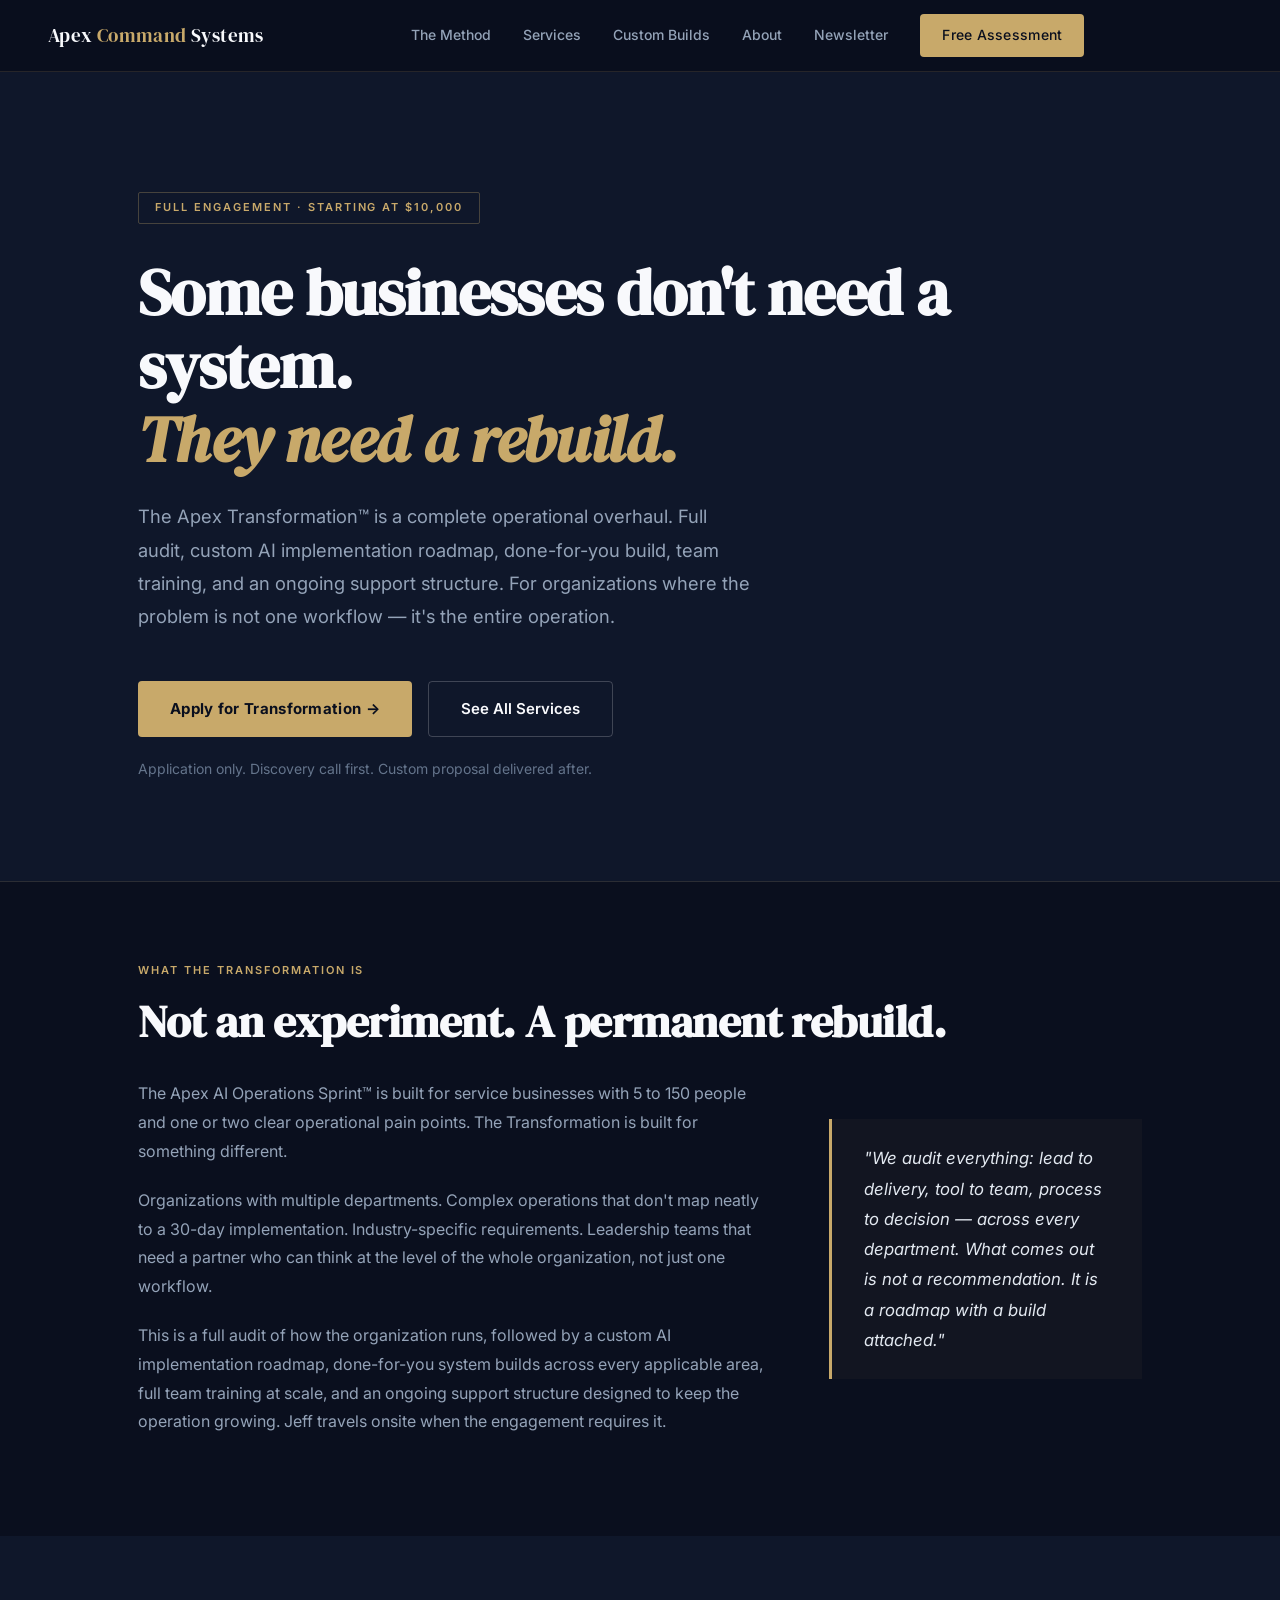
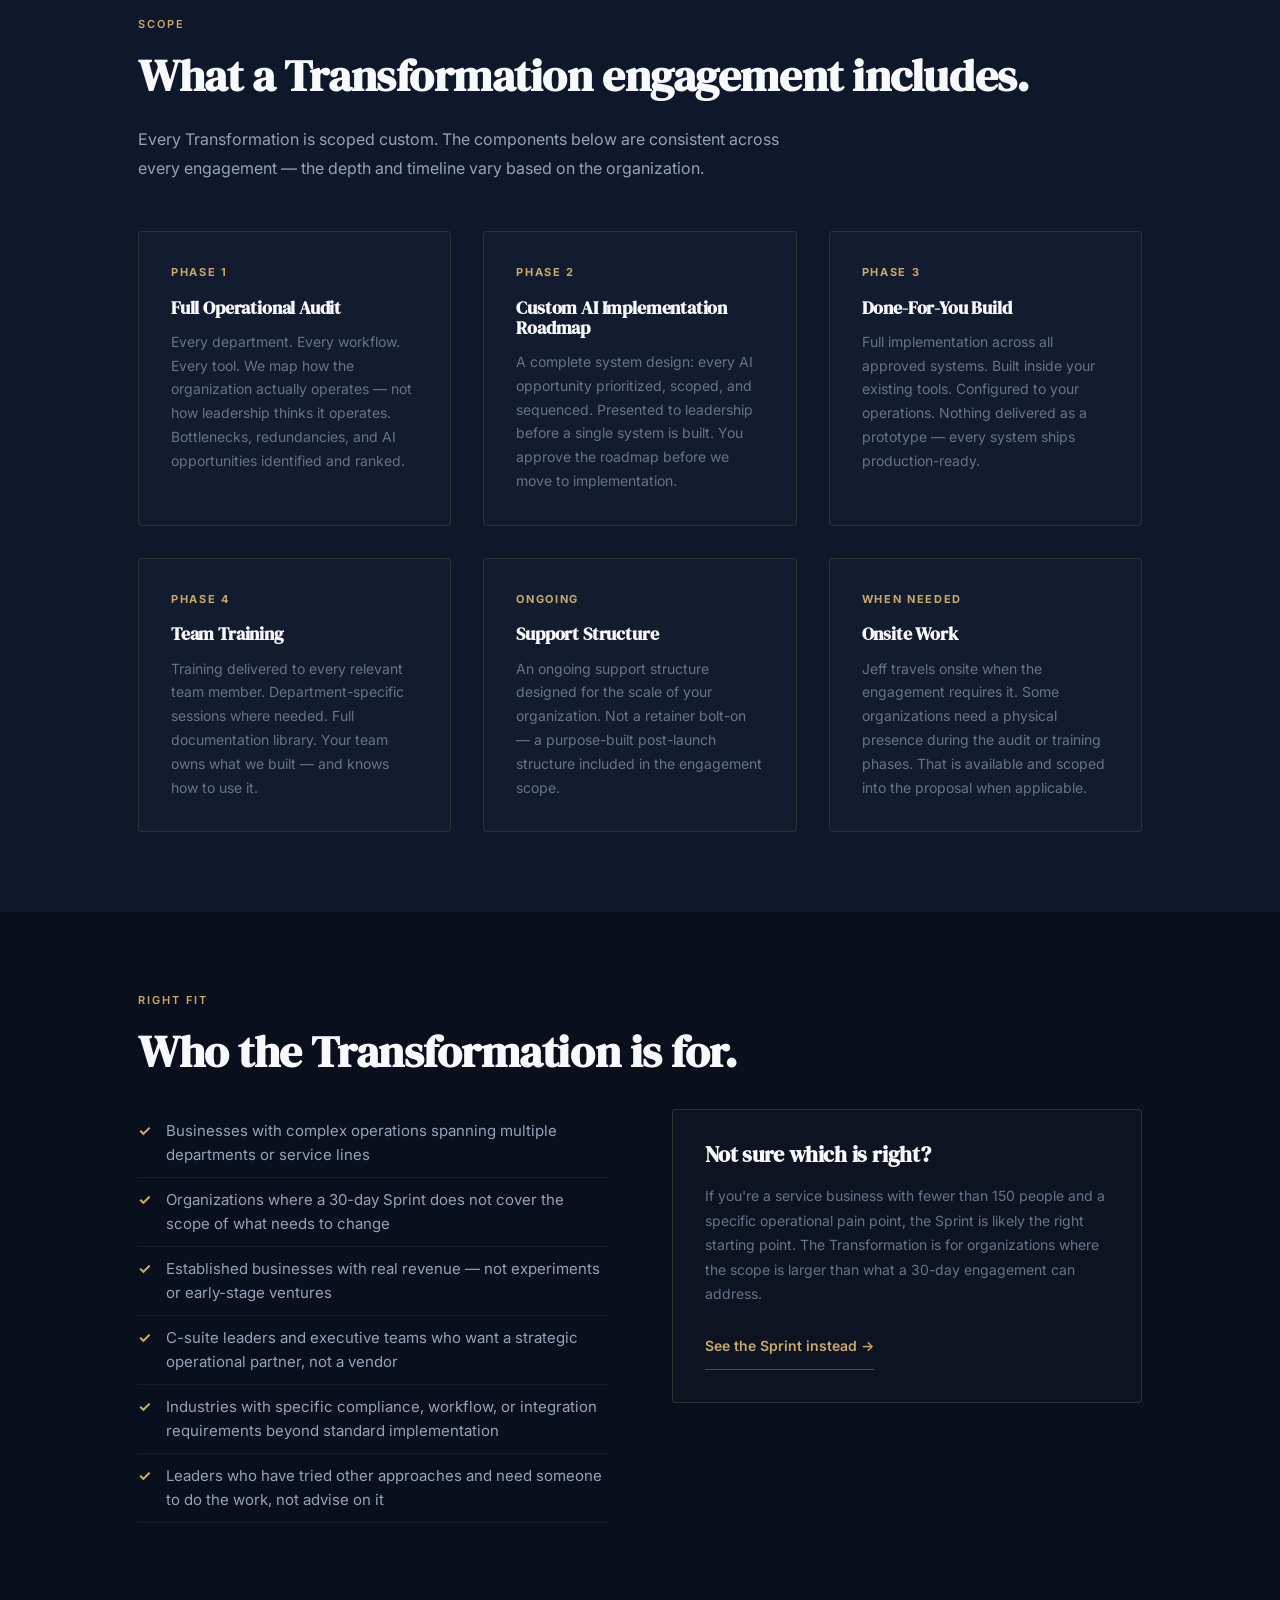
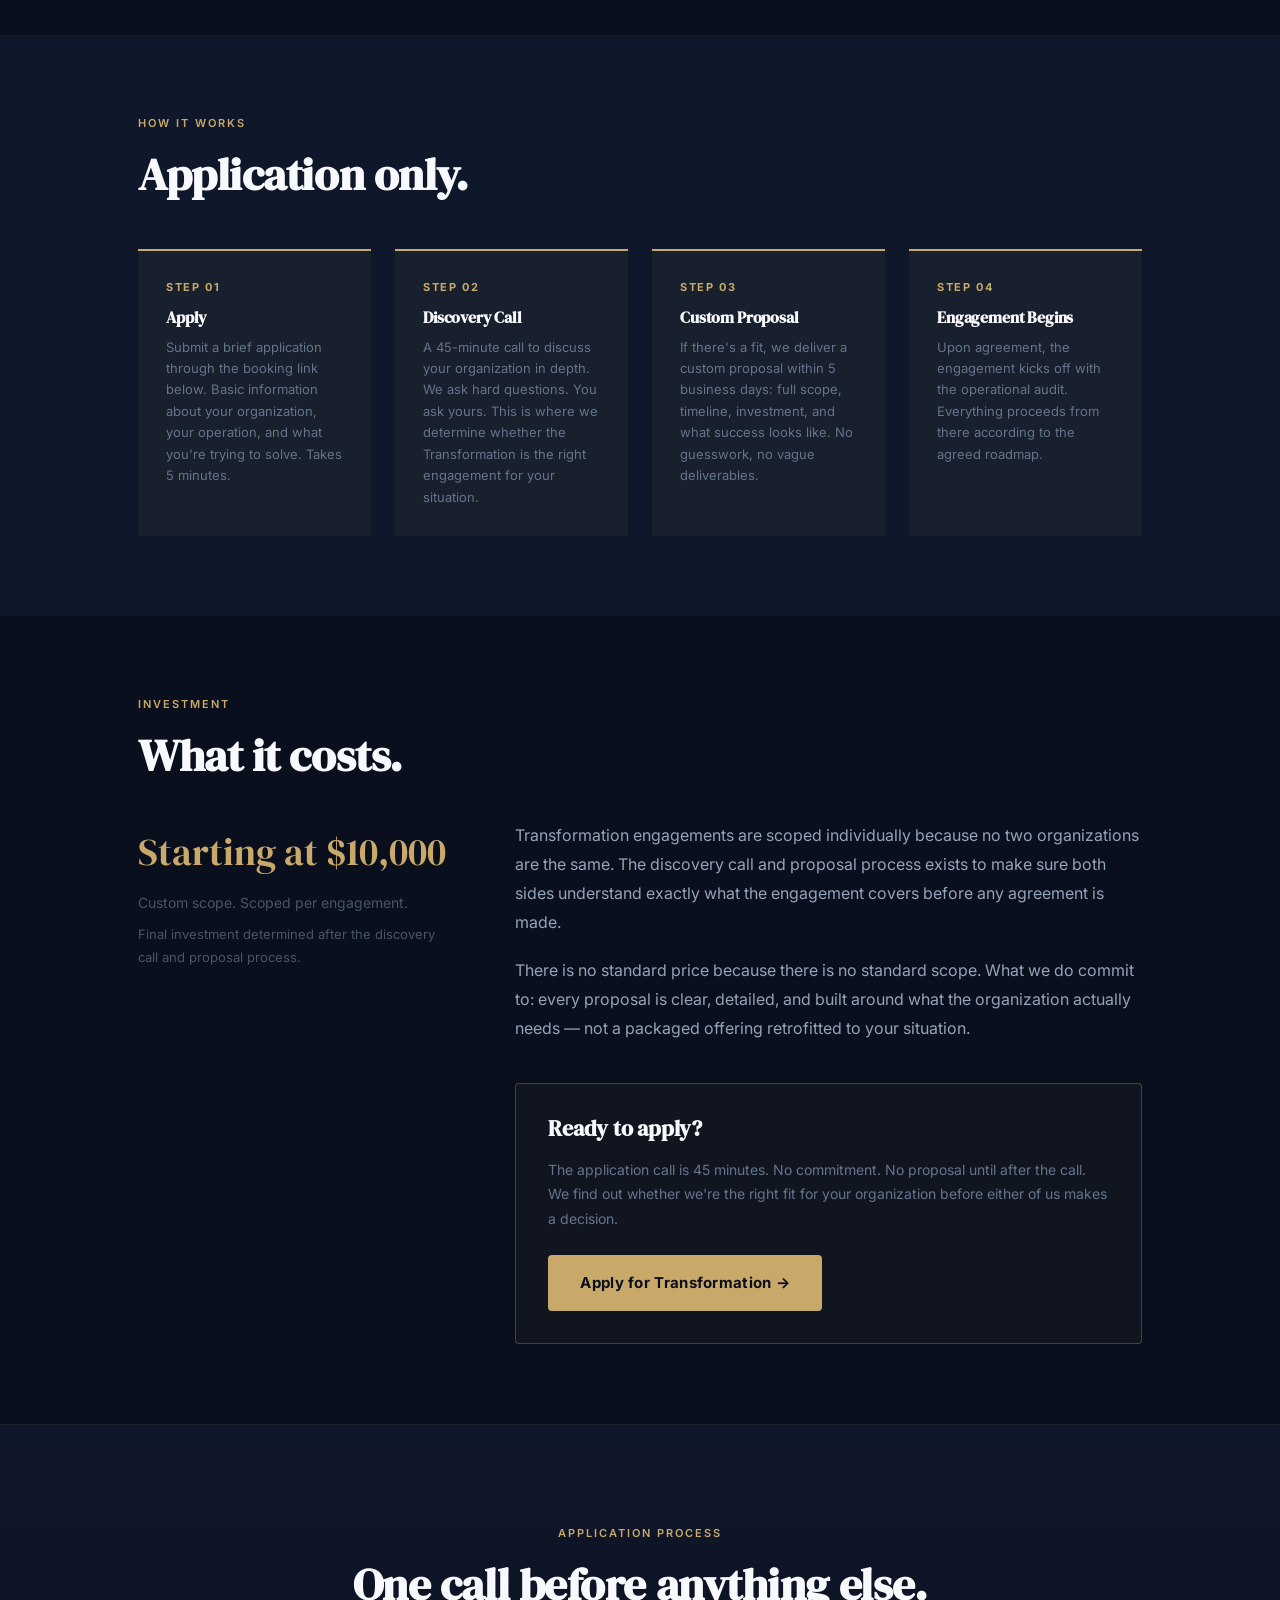
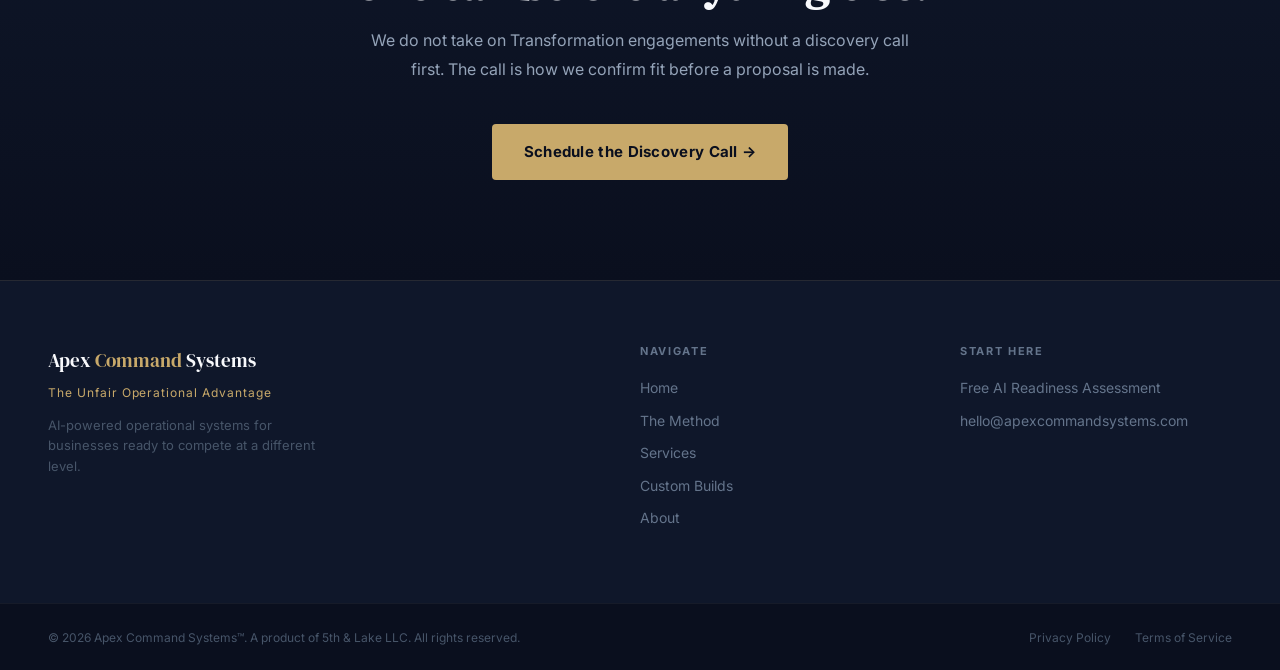
<file: transformation.html>
<!DOCTYPE html>
<html lang="en">
<head>
  <meta charset="UTF-8">
  <meta name="viewport" content="width=device-width, initial-scale=1.0">
  <title>Apex Transformation™ | Apex Command Systems</title>
  <meta name="description" content="Full operational transformation for established businesses. Custom scope. Enterprise-level AI implementation. Starts at $10,000. Application only.">
  <link rel="preconnect" href="https://fonts.googleapis.com">
  <link rel="preconnect" href="https://fonts.gstatic.com" crossorigin>
  <link href="https://fonts.googleapis.com/css2?family=DM+Serif+Display:ital@0;1&family=Inter:wght@300;400;500;600;700&display=swap" rel="stylesheet">
  <link rel="icon" type="image/png" href="/favicon.png" sizes="any">
  <link rel="apple-touch-icon" href="/favicon.png">
  <link rel="stylesheet" href="/style.css">
</head>
<body>

  <nav>
    <div><a href="/" class="nav-logo">Apex <span>Command</span> Systems</a></div>
    <div class="nav-links" id="navLinks">
      <a href="/#methodology">The Method</a>
      <a href="/services.html">Services</a>
      <a href="/custom-build.html">Custom Builds</a>
      <a href="/about.html">About</a>
      <a href="https://solomonapex.com/wealth-builder.html" target="_blank">Newsletter</a>
      <a href="/assessment.html" class="nav-cta">Free Assessment</a>
    </div>
    <div class="hamburger" id="hamburger" onclick="toggleNav()">
      <span></span><span></span><span></span>
    </div>
  </nav>

  <!-- HERO -->
  <div style="background: var(--bg-2); border-bottom: 1px solid rgba(200,169,106,0.15);">
    <div class="hero">
      <span class="hero-eyebrow">Full Engagement · Starting at $10,000</span>
      <h1>Some businesses don't need a system.<br><em>They need a rebuild.</em></h1>
      <p class="hero-sub">The Apex Transformation™ is a complete operational overhaul. Full audit, custom AI implementation roadmap, done-for-you build, team training, and an ongoing support structure. For organizations where the problem is not one workflow — it's the entire operation.</p>
      <div class="hero-actions">
        <a href="https://calendly.com/solomonapex01/apex-transformation-application-call" class="btn-primary">Apply for Transformation →</a>
        <a href="/services.html" class="btn-secondary">See All Services</a>
      </div>
      <p class="hero-secondary">Application only. Discovery call first. Custom proposal delivered after.</p>
    </div>
  </div>

  <!-- WHAT IT IS -->
  <div class="section">
    <span class="section-label">What the Transformation Is</span>
    <h2 class="section-heading">Not an experiment. A permanent rebuild.</h2>
    <div style="display: flex; gap: 64px; flex-wrap: wrap; margin-top: 32px;">
      <div style="flex: 2; min-width: 300px;">
        <p class="section-body">The Apex AI Operations Sprint™ is built for service businesses with 5 to 150 people and one or two clear operational pain points. The Transformation is built for something different.</p>
        <p class="section-body">Organizations with multiple departments. Complex operations that don't map neatly to a 30-day implementation. Industry-specific requirements. Leadership teams that need a partner who can think at the level of the whole organization, not just one workflow.</p>
        <p class="section-body">This is a full audit of how the organization runs, followed by a custom AI implementation roadmap, done-for-you system builds across every applicable area, full team training at scale, and an ongoing support structure designed to keep the operation growing. Jeff travels onsite when the engagement requires it.</p>
      </div>
      <div style="flex: 1; min-width: 260px;">
        <div class="pull-quote">
          <p>"We audit everything: lead to delivery, tool to team, process to decision — across every department. What comes out is not a recommendation. It is a roadmap with a build attached."</p>
        </div>
      </div>
    </div>
  </div>

  <!-- WHAT'S INCLUDED -->
  <div class="dark-section">
    <div class="section">
      <span class="section-label">Scope</span>
      <h2 class="section-heading">What a Transformation engagement includes.</h2>
      <p class="section-body" style="margin-bottom: 48px;">Every Transformation is scoped custom. The components below are consistent across every engagement — the depth and timeline vary based on the organization.</p>
      <div class="problem-grid">
        <div class="problem-card">
          <div style="color: var(--gold); font-size: 11px; font-weight: 700; letter-spacing: 0.15em; text-transform: uppercase; margin-bottom: 16px;">Phase 1</div>
          <h3>Full Operational Audit</h3>
          <p>Every department. Every workflow. Every tool. We map how the organization actually operates — not how leadership thinks it operates. Bottlenecks, redundancies, and AI opportunities identified and ranked.</p>
        </div>
        <div class="problem-card">
          <div style="color: var(--gold); font-size: 11px; font-weight: 700; letter-spacing: 0.15em; text-transform: uppercase; margin-bottom: 16px;">Phase 2</div>
          <h3>Custom AI Implementation Roadmap</h3>
          <p>A complete system design: every AI opportunity prioritized, scoped, and sequenced. Presented to leadership before a single system is built. You approve the roadmap before we move to implementation.</p>
        </div>
        <div class="problem-card">
          <div style="color: var(--gold); font-size: 11px; font-weight: 700; letter-spacing: 0.15em; text-transform: uppercase; margin-bottom: 16px;">Phase 3</div>
          <h3>Done-For-You Build</h3>
          <p>Full implementation across all approved systems. Built inside your existing tools. Configured to your operations. Nothing delivered as a prototype — every system ships production-ready.</p>
        </div>
        <div class="problem-card">
          <div style="color: var(--gold); font-size: 11px; font-weight: 700; letter-spacing: 0.15em; text-transform: uppercase; margin-bottom: 16px;">Phase 4</div>
          <h3>Team Training</h3>
          <p>Training delivered to every relevant team member. Department-specific sessions where needed. Full documentation library. Your team owns what we built — and knows how to use it.</p>
        </div>
        <div class="problem-card">
          <div style="color: var(--gold); font-size: 11px; font-weight: 700; letter-spacing: 0.15em; text-transform: uppercase; margin-bottom: 16px;">Ongoing</div>
          <h3>Support Structure</h3>
          <p>An ongoing support structure designed for the scale of your organization. Not a retainer bolt-on — a purpose-built post-launch structure included in the engagement scope.</p>
        </div>
        <div class="problem-card">
          <div style="color: var(--gold); font-size: 11px; font-weight: 700; letter-spacing: 0.15em; text-transform: uppercase; margin-bottom: 16px;">When Needed</div>
          <h3>Onsite Work</h3>
          <p>Jeff travels onsite when the engagement requires it. Some organizations need a physical presence during the audit or training phases. That is available and scoped into the proposal when applicable.</p>
        </div>
      </div>
    </div>
  </div>

  <!-- WHO IT IS FOR -->
  <div class="section">
    <span class="section-label">Right Fit</span>
    <h2 class="section-heading">Who the Transformation is for.</h2>
    <div style="display: flex; gap: 64px; flex-wrap: wrap; margin-top: 32px;">
      <div style="flex: 1; min-width: 280px;">
        <ul class="checklist">
          <li>Businesses with complex operations spanning multiple departments or service lines</li>
          <li>Organizations where a 30-day Sprint does not cover the scope of what needs to change</li>
          <li>Established businesses with real revenue — not experiments or early-stage ventures</li>
          <li>C-suite leaders and executive teams who want a strategic operational partner, not a vendor</li>
          <li>Industries with specific compliance, workflow, or integration requirements beyond standard implementation</li>
          <li>Leaders who have tried other approaches and need someone to do the work, not advise on it</li>
        </ul>
      </div>
      <div style="flex: 1; min-width: 280px;">
        <div style="padding: 32px; border: 1px solid rgba(200,169,106,0.2); border-radius: 4px; background: rgba(255,255,255,0.02);">
          <h3 style="margin-bottom: 16px;">Not sure which is right?</h3>
          <p style="font-size: 14px; color: var(--gray-3); margin-bottom: 16px;">If you're a service business with fewer than 150 people and a specific operational pain point, the Sprint is likely the right starting point. The Transformation is for organizations where the scope is larger than what a 30-day engagement can address.</p>
          <a href="/sprint.html" class="btn-ghost" style="display: inline-block;">See the Sprint instead →</a>
        </div>
      </div>
    </div>
  </div>

  <!-- THE PROCESS -->
  <div class="dark-section">
    <div class="section">
      <span class="section-label">How It Works</span>
      <h2 class="section-heading">Application only.</h2>
      <div class="method-grid" style="margin-top: 48px;">
        <div class="method-card">
          <div class="method-num">STEP 01</div>
          <h3>Apply</h3>
          <p>Submit a brief application through the booking link below. Basic information about your organization, your operation, and what you're trying to solve. Takes 5 minutes.</p>
        </div>
        <div class="method-card">
          <div class="method-num">STEP 02</div>
          <h3>Discovery Call</h3>
          <p>A 45-minute call to discuss your organization in depth. We ask hard questions. You ask yours. This is where we determine whether the Transformation is the right engagement for your situation.</p>
        </div>
        <div class="method-card">
          <div class="method-num">STEP 03</div>
          <h3>Custom Proposal</h3>
          <p>If there's a fit, we deliver a custom proposal within 5 business days: full scope, timeline, investment, and what success looks like. No guesswork, no vague deliverables.</p>
        </div>
        <div class="method-card">
          <div class="method-num">STEP 04</div>
          <h3>Engagement Begins</h3>
          <p>Upon agreement, the engagement kicks off with the operational audit. Everything proceeds from there according to the agreed roadmap.</p>
        </div>
      </div>
    </div>
  </div>

  <!-- INVESTMENT -->
  <div class="section">
    <span class="section-label">Investment</span>
    <h2 class="section-heading">What it costs.</h2>
    <div style="display: flex; gap: 64px; flex-wrap: wrap; margin-top: 40px; align-items: flex-start;">
      <div style="flex: 1; min-width: 260px;">
        <div class="service-price" style="font-size: 2.4rem; margin-bottom: 8px;">Starting at $10,000</div>
        <p style="font-size: 14px; color: var(--gray-4); margin-bottom: 8px;">Custom scope. Scoped per engagement.</p>
        <p style="font-size: 13px; color: var(--gray-4); margin-bottom: 32px;">Final investment determined after the discovery call and proposal process.</p>
      </div>
      <div style="flex: 2; min-width: 300px;">
        <p class="section-body">Transformation engagements are scoped individually because no two organizations are the same. The discovery call and proposal process exists to make sure both sides understand exactly what the engagement covers before any agreement is made.</p>
        <p class="section-body">There is no standard price because there is no standard scope. What we do commit to: every proposal is clear, detailed, and built around what the organization actually needs — not a packaged offering retrofitted to your situation.</p>
        <div style="margin-top: 40px; padding: 32px; border: 1px solid rgba(200,169,106,0.3); border-radius: 4px; background: rgba(200,169,106,0.04);">
          <h3 style="margin-bottom: 16px;">Ready to apply?</h3>
          <p style="font-size: 14px; color: var(--gray-3); margin-bottom: 24px;">The application call is 45 minutes. No commitment. No proposal until after the call. We find out whether we're the right fit for your organization before either of us makes a decision.</p>
          <a href="https://calendly.com/solomonapex01/apex-transformation-application-call" class="btn-primary">Apply for Transformation →</a>
        </div>
      </div>
    </div>
  </div>

  <!-- FOOTER CTA -->
  <div class="dark-section">
    <div class="cta-section">
      <span class="section-label">Application Process</span>
      <h2>One call before anything else.</h2>
      <p class="section-body">We do not take on Transformation engagements without a discovery call first. The call is how we confirm fit before a proposal is made.</p>
      <a href="https://calendly.com/solomonapex01/apex-transformation-application-call" class="btn-primary">Schedule the Discovery Call →</a>
    </div>
  </div>

  <footer>
    <div class="footer-brand">
      <div class="logo">Apex <span>Command</span> Systems</div>
      <div class="tagline">The Unfair Operational Advantage</div>
      <div class="desc">AI-powered operational systems for businesses ready to compete at a different level.</div>
    </div>
    <div class="footer-col">
      <h4>Navigate</h4>
      <a href="/">Home</a>
      <a href="/#methodology">The Method</a>
      <a href="/services.html">Services</a>
      <a href="/custom-build.html">Custom Builds</a>
      <a href="/about.html">About</a>
    </div>
    <div class="footer-col">
      <h4>Start Here</h4>
      <a href="/assessment.html">Free AI Readiness Assessment</a>
      <a href="mailto:hello@apexcommandsystems.com">hello@apexcommandsystems.com</a>
    </div>
  </footer>
  <div class="footer-bottom">
    <p>© 2026 Apex Command Systems™. A product of 5th &amp; Lake LLC. All rights reserved.</p>
    <div><a href="/privacy.html">Privacy Policy</a><a href="/terms.html">Terms of Service</a></div>
  </div>
  <script>function toggleNav(){document.getElementById('navLinks').classList.toggle('open');}</script>
</body>
</html>
</file>
<file: style.css>
/* ============================================
   APEX COMMAND SYSTEMS — Design System
   Premium / Executive / Operator
   ============================================ */

:root {
  --navy:      #0A0F1E;
  --navy-2:    #0F172A;
  --navy-3:    #1E293B;
  --navy-4:    #2D3F55;
  --gold:      #C8A96A;
  --gold-light:#DFC08A;
  --white:     #F8F9FC;
  --gray-1:    #E2E8F0;
  --gray-2:    #94A3B8;
  --gray-3:    #64748B;
  --gray-4:    #475569;
  --green:     #22C55E;
  --red:       #EF4444;
  --accent:    var(--gold);
  --bg:        var(--navy);
  --bg-2:      var(--navy-2);
  --bg-3:      var(--navy-3);
  --text:      var(--white);
}

*, *::before, *::after { box-sizing: border-box; margin: 0; padding: 0; }

html { scroll-behavior: smooth; }

body {
  font-family: 'Inter', -apple-system, sans-serif;
  background: var(--bg);
  color: var(--text);
  font-size: 16px;
  line-height: 1.6;
  -webkit-font-smoothing: antialiased;
}

/* ── TYPOGRAPHY ── */
h1, h2, h3, h4 {
  font-family: 'DM Serif Display', Georgia, serif;
  line-height: 1.15;
  letter-spacing: -0.01em;
}
h1 { font-size: clamp(2.4rem, 5vw, 4rem); color: var(--white); }
h2 { font-size: clamp(1.8rem, 3.5vw, 2.8rem); color: var(--white); }
h3 { font-size: 1.4rem; color: var(--white); }
h4 { font-size: 1.1rem; font-family: 'Inter', sans-serif; font-weight: 600; }
em { font-style: italic; color: var(--gold); }

p { color: var(--gray-2); line-height: 1.75; }

a { color: var(--gold); text-decoration: none; transition: opacity 0.2s; }
a:hover { opacity: 0.8; }

/* ── NAVIGATION ── */
nav {
  position: sticky;
  top: 0;
  z-index: 100;
  display: flex;
  align-items: center;
  justify-content: space-between;
  padding: 0 48px;
  height: 72px;
  background: rgba(10, 15, 30, 0.95);
  border-bottom: 1px solid rgba(200, 169, 106, 0.15);
  backdrop-filter: blur(12px);
}
.nav-logo {
  font-family: 'DM Serif Display', serif;
  font-size: 1.2rem;
  color: var(--white);
  letter-spacing: 0.02em;
}
.nav-logo span { color: var(--gold); }
.nav-tagline {
  font-size: 11px;
  font-weight: 500;
  letter-spacing: 0.12em;
  text-transform: uppercase;
  color: var(--gray-3);
}
.nav-links {
  display: flex;
  align-items: center;
  gap: 32px;
}
.nav-links a {
  font-size: 14px;
  font-weight: 500;
  color: var(--gray-2);
  transition: color 0.2s;
}
.nav-links a:hover { color: var(--white); }
.nav-cta {
  background: var(--gold);
  color: var(--navy) !important;
  padding: 10px 22px;
  border-radius: 4px;
  font-weight: 600;
  font-size: 13px;
  letter-spacing: 0.02em;
  transition: background 0.2s !important;
}
.nav-cta:hover { background: var(--gold-light) !important; opacity: 1 !important; }

/* ── HERO ── */
.hero {
  position: relative;
  padding: 120px 48px 100px;
  max-width: 1100px;
  margin: 0 auto;
}
.hero-eyebrow {
  display: inline-block;
  font-size: 11px;
  font-weight: 600;
  letter-spacing: 0.18em;
  text-transform: uppercase;
  color: var(--gold);
  border: 1px solid rgba(200,169,106,0.3);
  padding: 6px 16px;
  border-radius: 2px;
  margin-bottom: 32px;
}
.hero h1 { margin-bottom: 24px; max-width: 820px; }
.hero-sub {
  font-size: 1.15rem;
  color: var(--gray-2);
  max-width: 620px;
  margin-bottom: 48px;
  line-height: 1.8;
}
.hero-actions { display: flex; gap: 16px; flex-wrap: wrap; align-items: center; }
.hero-secondary {
  font-size: 14px;
  color: var(--gray-3);
  margin-top: 20px;
}
.hero-secondary a { color: var(--gold); border-bottom: 1px solid rgba(200,169,106,0.3); }

/* ── BUTTONS ── */
.btn-primary {
  display: inline-block;
  background: var(--gold);
  color: var(--navy);
  font-weight: 700;
  font-size: 15px;
  padding: 16px 32px;
  border-radius: 4px;
  letter-spacing: 0.02em;
  transition: background 0.2s, transform 0.15s;
  cursor: pointer;
  border: none;
}
.btn-primary:hover { background: var(--gold-light); transform: translateY(-1px); }

.btn-secondary {
  display: inline-block;
  background: transparent;
  color: var(--white);
  font-weight: 600;
  font-size: 15px;
  padding: 15px 32px;
  border-radius: 4px;
  border: 1px solid rgba(255,255,255,0.2);
  transition: border-color 0.2s, background 0.2s;
  cursor: pointer;
}
.btn-secondary:hover { border-color: rgba(255,255,255,0.5); background: rgba(255,255,255,0.05); }

.btn-ghost {
  display: inline-block;
  color: var(--gold);
  font-weight: 600;
  font-size: 14px;
  padding: 12px 0;
  border-bottom: 1px solid rgba(200,169,106,0.4);
  transition: border-color 0.2s;
}
.btn-ghost:hover { border-color: var(--gold); opacity: 1; }

/* ── SECTIONS ── */
.section {
  max-width: 1100px;
  margin: 0 auto;
  padding: 80px 48px;
}
.section-sm {
  max-width: 760px;
  margin: 0 auto;
  padding: 80px 48px;
}
.dark-section { background: var(--bg-2); }
.darker-section { background: var(--bg-3); }
.section-label {
  display: block;
  font-size: 11px;
  font-weight: 600;
  letter-spacing: 0.18em;
  text-transform: uppercase;
  color: var(--gold);
  margin-bottom: 16px;
}
.section-heading { margin-bottom: 24px; }
.section-body { color: var(--gray-2); line-height: 1.8; margin-bottom: 20px; max-width: 680px; }

/* ── DIVIDER ── */
.divider {
  width: 48px;
  height: 2px;
  background: var(--gold);
  margin: 0 0 32px;
}

/* ── PROBLEM SECTION ── */
.problem-grid {
  display: grid;
  grid-template-columns: repeat(auto-fit, minmax(280px, 1fr));
  gap: 32px;
  margin-top: 48px;
}
.problem-card {
  padding: 32px;
  border: 1px solid rgba(200,169,106,0.15);
  border-radius: 4px;
  background: rgba(255,255,255,0.02);
}
.problem-card h3 { font-size: 1.1rem; margin-bottom: 12px; }
.problem-card p { font-size: 14px; color: var(--gray-3); line-height: 1.7; }

/* ── METHODOLOGY ── */
.method-grid {
  display: grid;
  grid-template-columns: repeat(auto-fit, minmax(220px, 1fr));
  gap: 24px;
  margin-top: 48px;
}
.method-card {
  padding: 28px;
  background: rgba(200,169,106,0.05);
  border-top: 2px solid var(--gold);
}
.method-num {
  font-size: 11px;
  font-weight: 700;
  letter-spacing: 0.15em;
  color: var(--gold);
  margin-bottom: 12px;
}
.method-card h3 { font-size: 1rem; margin-bottom: 10px; }
.method-card p { font-size: 13px; color: var(--gray-3); line-height: 1.65; }

/* ── SERVICES / OFFER CARDS ── */
.services-grid {
  display: grid;
  grid-template-columns: repeat(auto-fit, minmax(300px, 1fr));
  gap: 24px;
  margin-top: 48px;
}
.service-card {
  padding: 36px;
  border: 1px solid rgba(255,255,255,0.08);
  border-radius: 4px;
  background: var(--bg-3);
  position: relative;
}
.service-card.featured {
  border-color: rgba(200,169,106,0.4);
  background: rgba(200,169,106,0.06);
}
.service-badge {
  position: absolute;
  top: -1px;
  right: 24px;
  font-size: 10px;
  font-weight: 700;
  letter-spacing: 0.12em;
  text-transform: uppercase;
  background: var(--gold);
  color: var(--navy);
  padding: 5px 12px;
  border-radius: 0 0 4px 4px;
}
.service-price {
  font-size: 1.8rem;
  font-family: 'DM Serif Display', serif;
  color: var(--gold);
  margin-bottom: 4px;
}
.service-name { font-size: 1.1rem; font-weight: 700; color: var(--white); margin-bottom: 16px; }
.service-desc { font-size: 14px; color: var(--gray-3); line-height: 1.7; margin-bottom: 24px; }
.service-includes { list-style: none; margin-bottom: 28px; }
.service-includes li {
  font-size: 13px;
  color: var(--gray-2);
  padding: 6px 0;
  border-bottom: 1px solid rgba(255,255,255,0.05);
  padding-left: 20px;
  position: relative;
}
.service-includes li::before {
  content: "→";
  position: absolute;
  left: 0;
  color: var(--gold);
  font-size: 12px;
}

/* ── CREDENTIALS ── */
.credential-logos {
  display: flex;
  flex-wrap: wrap;
  gap: 12px;
  margin-top: 32px;
}
.credential-logo {
  padding: 10px 20px;
  border: 1px solid rgba(255,255,255,0.1);
  border-radius: 3px;
  font-size: 13px;
  font-weight: 600;
  color: var(--gray-3);
  letter-spacing: 0.05em;
}

/* ── STATS ── */
.stats-row {
  display: flex;
  flex-wrap: wrap;
  gap: 48px;
  margin: 48px 0;
  padding: 48px;
  border-top: 1px solid rgba(200,169,106,0.15);
  border-bottom: 1px solid rgba(200,169,106,0.15);
}
.stat { text-align: left; }
.stat-num {
  font-family: 'DM Serif Display', serif;
  font-size: 3rem;
  color: var(--gold);
  line-height: 1;
  margin-bottom: 8px;
}
.stat-label { font-size: 13px; color: var(--gray-3); max-width: 160px; line-height: 1.5; }

/* ── CHECKLIST ── */
.checklist { list-style: none; margin-bottom: 32px; }
.checklist li {
  padding: 10px 0 10px 28px;
  border-bottom: 1px solid rgba(255,255,255,0.05);
  font-size: 15px;
  color: var(--gray-2);
  position: relative;
}
.checklist li::before {
  content: "✓";
  position: absolute;
  left: 0;
  color: var(--gold);
  font-weight: 700;
}

/* ── PULL QUOTE ── */
.pull-quote {
  border-left: 3px solid var(--gold);
  padding: 24px 32px;
  background: rgba(200,169,106,0.04);
  margin: 40px 0;
}
.pull-quote p {
  font-size: 1.05rem;
  font-style: italic;
  color: var(--gray-1);
  line-height: 1.8;
}

/* ── CTA SECTION ── */
.cta-section {
  text-align: center;
  padding: 100px 48px;
  background: linear-gradient(180deg, var(--bg-2) 0%, var(--bg) 100%);
  border-top: 1px solid rgba(200,169,106,0.1);
}
.cta-section h2 { margin-bottom: 16px; }
.cta-section .section-body { margin: 0 auto 40px; max-width: 540px; }

/* ── FORM ── */
.opt-in-form {
  display: flex;
  gap: 12px;
  flex-wrap: wrap;
  justify-content: center;
}
.opt-in-form input[type="email"] {
  flex: 1;
  min-width: 260px;
  padding: 16px 20px;
  background: var(--bg-3);
  border: 1px solid rgba(255,255,255,0.12);
  border-radius: 4px;
  color: var(--white);
  font-size: 15px;
  outline: none;
  transition: border-color 0.2s;
}
.opt-in-form input[type="email"]:focus { border-color: var(--gold); }
.opt-in-form button { cursor: pointer; }
.form-note { font-size: 13px; color: var(--gray-4); }

/* ── PAGE HEADER ── */
.page-header {
  padding: 100px 48px 64px;
  max-width: 1100px;
  margin: 0 auto;
  border-bottom: 1px solid rgba(255,255,255,0.06);
}
.page-header h1 { margin-bottom: 20px; max-width: 720px; }
.page-header p { font-size: 1.1rem; max-width: 580px; color: var(--gray-2); line-height: 1.8; }

/* ── FOOTER ── */
footer {
  background: var(--navy-2);
  border-top: 1px solid rgba(200,169,106,0.12);
  padding: 64px 48px;
  display: grid;
  grid-template-columns: 2fr 1fr 1fr;
  gap: 48px;
  max-width: 100%;
}
.footer-brand .logo {
  font-family: 'DM Serif Display', serif;
  font-size: 1.2rem;
  color: var(--white);
  margin-bottom: 8px;
}
.footer-brand .logo span { color: var(--gold); }
.footer-brand .tagline { font-size: 12px; color: var(--gold); letter-spacing: 0.08em; margin-bottom: 12px; }
.footer-brand .desc { font-size: 13px; color: var(--gray-4); line-height: 1.6; max-width: 280px; }
.footer-col h4 { font-size: 11px; font-weight: 700; letter-spacing: 0.15em; text-transform: uppercase; color: var(--gray-3); margin-bottom: 20px; font-family: 'Inter', sans-serif; }
.footer-col a { display: block; font-size: 14px; color: var(--gray-3); margin-bottom: 10px; transition: color 0.2s; }
.footer-col a:hover { color: var(--white); }
.footer-bottom {
  background: var(--navy);
  border-top: 1px solid rgba(255,255,255,0.05);
  padding: 20px 48px;
  display: flex;
  justify-content: space-between;
  align-items: center;
  flex-wrap: wrap;
  gap: 12px;
}
.footer-bottom p { font-size: 12px; color: var(--gray-4); }
.footer-bottom a { font-size: 12px; color: var(--gray-4); margin-left: 24px; }
.footer-bottom a:hover { color: var(--gray-2); }

/* ── MOBILE ── */
@media (max-width: 768px) {
  nav { padding: 0 24px; }
  .nav-links { display: none; }
  .hamburger { display: flex; flex-direction: column; gap: 5px; cursor: pointer; padding: 8px; }
  .hamburger span { width: 22px; height: 2px; background: var(--white); border-radius: 2px; transition: 0.3s; }
  .nav-links.open {
    display: flex;
    flex-direction: column;
    position: absolute;
    top: 72px;
    left: 0;
    right: 0;
    background: var(--navy-2);
    padding: 24px;
    gap: 20px;
    border-bottom: 1px solid rgba(255,255,255,0.06);
  }
  .hero { padding: 64px 24px 64px; }
  .section { padding: 56px 24px; }
  .section-sm { padding: 56px 24px; }
  .problem-grid, .method-grid, .services-grid { grid-template-columns: 1fr; }
  .stats-row { flex-direction: column; gap: 32px; padding: 32px 24px; }
  footer { grid-template-columns: 1fr; gap: 32px; padding: 48px 24px; }
  .footer-bottom { flex-direction: column; align-items: flex-start; padding: 20px 24px; }
  .footer-bottom a { margin-left: 0; margin-right: 16px; }
  .cta-section { padding: 64px 24px; }
  .page-header { padding: 64px 24px 48px; }
}
</file>
